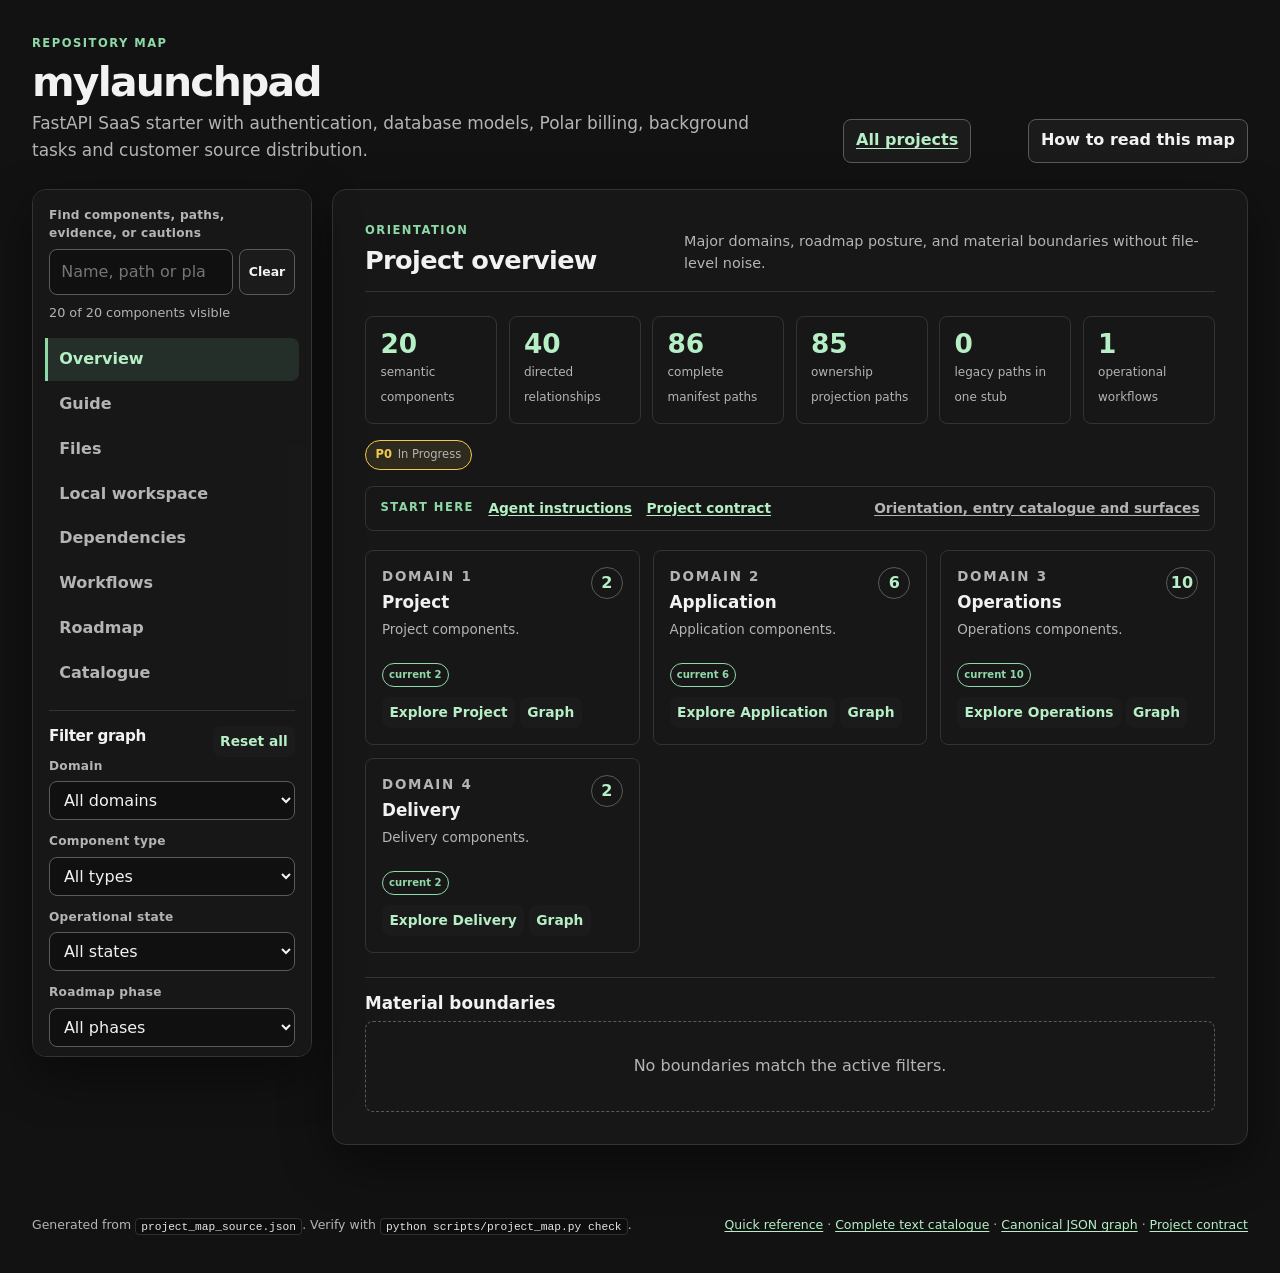
<file: docs/project_map/index.html>
<!doctype html>
<html lang="en-AU" class="no-js">
<head>
  <meta charset="utf-8">
  <meta name="viewport" content="width=device-width, initial-scale=1">
  <meta name="color-scheme" content="dark">
  <title>mylaunchpad project map</title>
  <style>:root {
  color-scheme: dark;
  --bg: #121212;
  --surface: #1b1b1b;
  --surface-raised: #262626;
  --surface-soft: #171717;
  --border: #333333;
  --border-strong: #5a5a5a;
  --text: #f2f2f2;
  --text-muted: #b4b4b4;
  --accent: #8fd9a8;
  --accent-strong: #b6efc6;
  --focus: #f2c94c;
  --current: #8fd9a8;
  --planned: #8ab4f8;
  --inferred: #c9a7f5;
  --proposed: #f2c94c;
  --legacy: #a8a8a8;
  --danger: #ff8a80;
  --warning: #f2c94c;
  --success: #8fd9a8;
  --shadow: 0 18px 50px rgb(0 0 0 / 45%);
  --radius: 14px;
  --radius-small: 8px;
  --content-width: 1680px;
  --rail-width: 280px;
  font-family: Inter, ui-sans-serif, system-ui, -apple-system, BlinkMacSystemFont,
    "Segoe UI", sans-serif;
  font-synthesis: none;
}

* {
  box-sizing: border-box;
}

html {
  background: var(--bg);
  scroll-behavior: smooth;
}

body {
  min-width: 300px;
  margin: 0;
  color: var(--text);
  background: var(--bg);
  line-height: 1.55;
}

a {
  color: var(--accent-strong);
  text-underline-offset: 0.18em;
}

a:hover {
  text-decoration-thickness: 0.16em;
}

button,
input,
select {
  color: inherit;
  font: inherit;
}

button,
select,
summary {
  cursor: pointer;
}

button:focus-visible,
input:focus-visible,
select:focus-visible,
a:focus-visible,
summary:focus-visible {
  outline: 3px solid var(--focus);
  outline-offset: 3px;
}

h1,
h2,
h3,
h4,
p {
  margin-top: 0;
}

h1,
h2,
h3,
h4 {
  line-height: 1.18;
}

h1 {
  margin-bottom: 0.25rem;
  font-size: clamp(2rem, 3.2vw, 3.6rem);
  letter-spacing: -0.045em;
}

h2 {
  margin-bottom: 0.5rem;
  font-size: clamp(1.35rem, 2vw, 2rem);
  letter-spacing: -0.025em;
}

h3 {
  margin-bottom: 0.45rem;
  font-size: 1.05rem;
}

h4 {
  margin-bottom: 0.3rem;
  font-size: 0.95rem;
}

code,
kbd {
  padding: 0.12rem 0.32rem;
  border: 1px solid rgb(255 255 255 / 14%);
  border-radius: 4px;
  background: #0d0d0d;
  color: #e6e6e6;
  font-family: "Cascadia Code", Consolas, monospace;
  font-size: 0.9em;
  overflow-wrap: anywhere;
}

.skip-link {
  position: fixed;
  z-index: 100;
  top: 0.75rem;
  left: 0.75rem;
  padding: 0.65rem 0.85rem;
  border-radius: var(--radius-small);
  background: var(--focus);
  color: #1a1300;
  font-weight: 800;
  transform: translateY(-180%);
}

.skip-link:focus {
  transform: translateY(0);
}

.site-header {
  display: flex;
  max-width: var(--content-width);
  margin: 0 auto;
  padding: 2.2rem 2rem 1.6rem;
  align-items: flex-end;
  justify-content: space-between;
  gap: 2rem;
}

.brand-block {
  max-width: 850px;
}

.brand-block > p:last-child {
  max-width: 70ch;
  margin-bottom: 0;
  color: var(--text-muted);
  font-size: 1.06rem;
}

.eyebrow {
  margin-bottom: 0.32rem;
  color: var(--accent);
  font-size: 0.72rem;
  font-weight: 800;
  letter-spacing: 0.13em;
  text-transform: uppercase;
}

.header-actions,
.section-heading-row,
.detail-header,
.view-heading,
.search-row,
.dependency-toolbar,
.graph-key {
  display: flex;
  align-items: center;
}

.header-actions {
  flex-wrap: wrap;
  justify-content: flex-end;
  gap: 0.6rem;
}

#filter-toggle {
  display: none;
}

.secondary-button,
.icon-button,
.text-button {
  border: 1px solid var(--border-strong);
  border-radius: var(--radius-small);
  background: var(--surface);
}

.secondary-button,
.icon-button {
  padding: 0.55rem 0.75rem;
  font-weight: 700;
}

.secondary-button:hover,
.icon-button:hover {
  border-color: var(--accent);
  background: var(--surface-raised);
}

.text-button {
  padding: 0.25rem 0.4rem;
  border-color: transparent;
  color: var(--accent-strong);
  font-size: 0.86rem;
  font-weight: 700;
}

.text-button:hover {
  border-color: var(--border);
}

.count-badge {
  display: inline-grid;
  min-width: 1.5rem;
  height: 1.5rem;
  margin-left: 0.3rem;
  border-radius: 999px;
  place-items: center;
  background: var(--accent);
  color: #10231a;
  font-size: 0.75rem;
}

.system-message {
  max-width: calc(var(--content-width) - 4rem);
  margin: 0 auto 1rem;
  padding: 0.8rem 1rem;
  border: 2px solid;
  border-radius: var(--radius-small);
}

.system-message--warning {
  border-color: var(--warning);
  background: rgb(242 201 76 / 10%);
}

.system-message--error {
  border-color: var(--danger);
  background: rgb(255 138 128 / 10%);
}

.app-shell {
  display: grid;
  grid-template-columns: var(--rail-width) minmax(0, 1fr);
  max-width: var(--content-width);
  min-height: 66vh;
  margin: 0 auto;
  padding: 0 2rem 3rem;
  gap: 1.25rem;
}

.app-shell.detail-open {
  grid-template-columns: var(--rail-width) minmax(0, 1fr) minmax(300px, 400px);
}

.control-rail,
.detail-panel {
  position: sticky;
  top: 1rem;
  align-self: start;
  max-height: calc(100vh - 2rem);
  overflow: auto;
  border: 1px solid var(--border);
  border-radius: var(--radius);
  background: rgb(24 24 24 / 96%);
  box-shadow: var(--shadow);
}

.control-rail {
  padding: 1rem;
}

.control-rail h2,
.legend h2 {
  font-size: 0.95rem;
}

.search-block label,
.filter-panel label,
.path-lookup label {
  display: block;
  margin-bottom: 0.35rem;
  color: var(--text-muted);
  font-size: 0.76rem;
  font-weight: 800;
  letter-spacing: 0.02em;
}

.search-row {
  align-items: stretch;
  gap: 0.35rem;
}

input,
select {
  width: 100%;
  border: 1px solid var(--border-strong);
  border-radius: var(--radius-small);
  background: #101010;
}

input {
  min-width: 0;
  padding: 0.62rem 0.7rem;
}

select {
  margin-bottom: 0.75rem;
  padding: 0.5rem 0.62rem;
}

.search-row .icon-button {
  padding: 0.45rem 0.55rem;
  font-size: 0.78rem;
}

.compact-status {
  min-height: 1.45em;
  margin: 0.45rem 0 0;
  color: var(--text-muted);
  font-size: 0.8rem;
}

.view-nav {
  display: grid;
  margin: 1rem -0.25rem;
  gap: 0.15rem;
}

.view-nav a {
  padding: 0.55rem 0.7rem;
  border-left: 3px solid transparent;
  border-radius: 0 var(--radius-small) var(--radius-small) 0;
  color: var(--text-muted);
  font-weight: 700;
  text-decoration: none;
}

.view-nav a:hover {
  background: var(--surface-raised);
  color: var(--text);
}

.view-nav a[aria-current="page"] {
  border-left-color: var(--accent);
  background: rgb(143 217 168 / 12%);
  color: var(--accent-strong);
}

.filter-panel,
.legend {
  padding-top: 0.9rem;
  border-top: 1px solid var(--border);
}

.section-heading-row {
  justify-content: space-between;
  gap: 0.6rem;
}

.legend {
  margin-top: 0.4rem;
}

.legend ul {
  display: grid;
  margin: 0;
  padding: 0;
  gap: 0.55rem;
  list-style: none;
}

.legend li {
  display: grid;
  grid-template-columns: 1.65rem 4.1rem minmax(0, 1fr);
  align-items: center;
  color: var(--text-muted);
  font-size: 0.72rem;
  line-height: 1.3;
}

.legend li strong {
  color: var(--text);
  font-size: 0.75rem;
}

.legend > p {
  margin: 0.8rem 0 0;
  color: var(--text-muted);
  font-size: 0.72rem;
}

.legend-mark,
.class-badge {
  display: inline-grid;
  place-items: center;
  border: 2px solid currentcolor;
  font-weight: 900;
}

.legend-mark {
  width: 1.35rem;
  height: 1.35rem;
  border-radius: 50%;
  font-size: 0.68rem;
}

.class-badge {
  min-width: 5.4rem;
  padding: 0.2rem 0.48rem;
  border-radius: 999px;
  font-size: 0.68rem;
  letter-spacing: 0.04em;
  text-transform: uppercase;
}

.class-current {
  color: var(--current);
}

.class-planned {
  color: var(--planned);
}

.class-inferred {
  color: var(--inferred);
}

.class-proposed {
  color: var(--proposed);
}

.class-legacy {
  color: var(--legacy);
}

main {
  min-width: 0;
}

.map-view,
.help-panel,
.static-fallback {
  border: 1px solid var(--border);
  border-radius: var(--radius);
  background: rgb(24 24 24 / 92%);
  box-shadow: var(--shadow);
}

.map-view {
  min-height: 62vh;
  padding: clamp(1rem, 2.5vw, 2rem);
}

.help-panel {
  display: grid;
  grid-template-columns: 1fr auto;
  margin-bottom: 1rem;
  padding: 1rem 1.2rem;
  border-color: var(--accent);
}

.help-panel > p {
  grid-column: 1 / -1;
  margin: 0.45rem 0 0;
  color: var(--text-muted);
}

.view-heading {
  align-items: end;
  justify-content: space-between;
  margin-bottom: 1.5rem;
  padding-bottom: 1rem;
  border-bottom: 1px solid var(--border);
  gap: 2rem;
}

.view-heading h2 {
  margin-bottom: 0;
}

.view-heading > p {
  max-width: 58ch;
  margin-bottom: 0;
  color: var(--text-muted);
  font-size: 0.9rem;
}

.metrics-grid {
  display: grid;
  grid-template-columns: repeat(6, minmax(110px, 1fr));
  margin-bottom: 1rem;
  gap: 0.7rem;
}

.metric-card {
  padding: 0.9rem;
  border: 1px solid var(--border);
  border-radius: var(--radius-small);
  background: var(--surface-soft);
}

.metric-card strong {
  display: block;
  margin-bottom: 0.1rem;
  color: var(--accent-strong);
  font-size: 1.65rem;
  line-height: 1;
}

.metric-card span {
  color: var(--text-muted);
  font-size: 0.75rem;
}

.phase-strip {
  margin-bottom: 1rem;
}

.phase-chips {
  display: flex;
  flex-wrap: wrap;
  gap: 0.4rem;
}

.phase-chip {
  display: inline-flex;
  padding: 0.3rem 0.6rem;
  align-items: baseline;
  border: 1px solid var(--border-strong);
  border-radius: 999px;
  background: var(--surface-soft);
  color: var(--text-muted);
  font-size: 0.72rem;
  gap: 0.35rem;
  text-decoration: none;
}

.phase-chip strong {
  color: var(--text);
}

.phase-chip[data-status="complete"] {
  border-color: var(--current);
}

.phase-chip[data-status="complete"] strong {
  color: var(--current);
}

.phase-chip[data-status="in_progress"] {
  border-color: var(--proposed);
  background: rgb(242 201 76 / 10%);
}

.phase-chip[data-status="in_progress"] strong {
  color: var(--proposed);
}

.phase-chip[data-status="planned"] {
  border-style: dashed;
}

.phase-chip:hover {
  background: var(--surface-raised);
  color: var(--text);
}

.start-strip {
  margin-bottom: 1.2rem;
}

.start-links {
  display: flex;
  padding: 0.7rem 0.9rem;
  flex-wrap: wrap;
  align-items: center;
  border: 1px solid var(--border);
  border-radius: var(--radius-small);
  background: var(--surface-soft);
  gap: 0.5rem 0.9rem;
}

.start-links .eyebrow {
  margin: 0;
}

.start-link {
  font-size: 0.86rem;
  font-weight: 700;
}

.start-link--more {
  margin-left: auto;
  color: var(--text-muted);
  font-weight: 600;
}

.domain-grid,
.compact-card-grid,
.catalogue-grid {
  display: grid;
  gap: 0.8rem;
}

.domain-grid {
  grid-template-columns: repeat(auto-fit, minmax(250px, 1fr));
}

.compact-card-grid {
  grid-template-columns: repeat(auto-fit, minmax(220px, 1fr));
}

.domain-card,
.component-card,
.boundary-card,
.workflow-card,
.phase-card,
.catalogue-card,
.lookup-card {
  position: relative;
  border: 1px solid var(--border);
  border-radius: var(--radius-small);
  background: var(--surface-soft);
}

.domain-card {
  display: flex;
  min-height: 195px;
  padding: 1rem;
  flex-direction: column;
}

.domain-card:hover,
.component-card:hover,
.phase-card:hover,
.catalogue-card:hover {
  border-color: var(--border-strong);
  background: var(--surface-raised);
}

.domain-card__topline,
.component-card__topline,
.phase-card__topline,
.catalogue-card__heading {
  display: flex;
  align-items: flex-start;
  justify-content: space-between;
  gap: 0.6rem;
}

.domain-card p,
.component-card p,
.boundary-card p,
.phase-card p,
.catalogue-card p {
  color: var(--text-muted);
  font-size: 0.84rem;
}

.domain-card__count {
  display: inline-grid;
  min-width: 2rem;
  height: 2rem;
  place-items: center;
  border: 1px solid var(--border-strong);
  border-radius: 50%;
  color: var(--accent-strong);
  font-weight: 800;
}

.domain-card__classes {
  display: flex;
  margin-top: auto;
  flex-wrap: wrap;
  gap: 0.3rem;
}

.domain-card__actions {
  display: flex;
  margin-top: 0.65rem;
  flex-wrap: wrap;
  gap: 0.3rem;
}

.mini-class {
  padding: 0.18rem 0.38rem;
  border: 1px solid currentcolor;
  border-radius: 999px;
  font-size: 0.63rem;
  font-weight: 800;
}

.boundary-strip {
  margin-top: 1.5rem;
  padding-top: 1rem;
  border-top: 1px solid var(--border);
}

.boundary-card {
  padding: 0.85rem;
}

.boundary-card p:last-child {
  margin-bottom: 0;
}

.boundary-card button,
.repository-item button,
.component-card button,
.phase-component button,
.work-front__heading button,
.caution-list > li > button {
  padding: 0;
  border: 0;
  background: transparent;
  color: var(--text);
  font-weight: 800;
  text-align: left;
}

.boundary-card button:hover,
.component-card button:hover,
.phase-component button:hover,
.work-front__heading button:hover,
.caution-list > li > button:hover {
  color: var(--accent-strong);
  text-decoration: underline;
  text-underline-offset: 0.18em;
}

.is-clickable {
  cursor: pointer;
}

.is-clickable:hover {
  border-color: var(--accent);
}

.is-clickable:focus-within {
  outline: 2px solid var(--focus);
  outline-offset: 2px;
}

.workflow-list,
.guide-content {
  grid-template-columns: minmax(0, 1fr);
}

.workflow-list > *,
.guide-content > *,
.catalogue-cards > * {
  min-width: 0;
}

.owner-button {
  min-width: 0;
  max-width: 100%;
  padding: 0.12rem 0.5rem;
  border: 1px solid currentcolor;
  border-radius: 999px;
  background: transparent;
  font-size: 0.7rem;
  font-weight: 750;
  white-space: normal;
  overflow-wrap: anywhere;
}

.owner-button:hover {
  background: var(--surface-raised);
}

.repo-link {
  font-family: "Cascadia Code", Consolas, monospace;
  font-size: 0.8rem;
  overflow-wrap: anywhere;
}

.match-note {
  margin: 0.2rem 0 0.5rem;
  color: var(--accent);
  font-size: 0.72rem;
  font-weight: 700;
}

.guide-content {
  display: grid;
  gap: 1.4rem;
}

.guide-section h3 {
  font-size: 1.15rem;
}

.guide-section__lead {
  max-width: 78ch;
  color: var(--text-muted);
  font-size: 0.88rem;
}

.entry-list {
  display: grid;
  margin: 0;
  padding-left: 1.4rem;
  gap: 0.7rem;
}

.entry-list li {
  padding-left: 0.3rem;
}

.entry-list p {
  margin: 0.15rem 0 0;
  color: var(--text-muted);
  font-size: 0.84rem;
}

.entry-list__heading {
  display: flex;
  flex-wrap: wrap;
  align-items: center;
  gap: 0.5rem;
}

.entry-link {
  font-size: 1rem;
  font-weight: 800;
}

.work-front {
  display: grid;
  margin: 0;
  padding: 0;
  gap: 0.6rem;
  list-style: none;
}

.work-front__item {
  padding: 0.75rem 0.9rem;
  border: 1px solid var(--border);
  border-left: 4px solid currentcolor;
  border-radius: var(--radius-small);
  background: var(--surface-soft);
}

.work-front__item[data-classification="proposed"],
.work-front__item[data-classification="planned"] {
  border-top-style: dashed;
  border-right-style: dashed;
  border-bottom-style: dashed;
}

.work-front__item > p {
  margin: 0.35rem 0 0.4rem;
  color: var(--text-muted);
  font-size: 0.84rem;
}

.work-front__heading {
  display: flex;
  flex-wrap: wrap;
  align-items: center;
  gap: 0.5rem;
}

.status-chip--blocked,
.status-chip--owner_gated {
  border-color: var(--danger);
  color: var(--danger);
}

.status-chip--in_progress {
  border-color: var(--proposed);
  color: var(--proposed);
}

.path-list {
  display: grid;
  grid-template-columns: minmax(0, 1fr);
  margin: 0.4rem 0 0;
  padding: 0;
  gap: 0.3rem;
  list-style: none;
}

.path-row {
  display: flex;
  flex-wrap: wrap;
  align-items: center;
  justify-content: space-between;
  gap: 0.4rem;
}

.path-more {
  margin-top: 0.5rem;
}

.path-more summary,
.owned-group summary,
.workflow-evidence summary,
.tree-dir summary {
  color: var(--accent-strong);
  font-size: 0.8rem;
  font-weight: 700;
}

.catalogue-cards {
  display: grid;
  grid-template-columns: repeat(auto-fit, minmax(300px, 1fr));
  gap: 0.8rem;
}

.catalogue-card {
  display: flex;
  padding: 0.9rem;
  flex-direction: column;
}

.catalogue-card__pattern {
  width: max-content;
  max-width: 100%;
  margin-bottom: 0.3rem;
}

.artefact-table td:first-child {
  min-width: 14rem;
}

.caution-list {
  display: grid;
  margin: 0;
  padding: 0;
  gap: 0.6rem;
  list-style: none;
}

.caution-list > li {
  padding: 0.6rem 0.8rem;
  border: 1px solid var(--border);
  border-left: 4px solid var(--warning);
  border-radius: var(--radius-small);
  background: var(--surface-soft);
}

.caution-list ul {
  margin: 0.3rem 0 0;
  padding-left: 1.1rem;
  color: var(--text-muted);
  font-size: 0.84rem;
}

.path-lookup {
  max-width: 720px;
  margin-bottom: 0.8rem;
}

.path-lookup-result {
  margin-bottom: 1rem;
}

.lookup-card {
  padding: 0.85rem 1rem;
}

.lookup-card .eyebrow {
  display: block;
  margin-bottom: 0.5rem;
}

.lookup-card__row,
.lookup-card__owners,
.lookup-owner {
  display: flex;
  flex-wrap: wrap;
  align-items: center;
  gap: 0.5rem;
}

.lookup-card__owners {
  margin-bottom: 0.4rem;
}

.file-tree > .compact-status {
  margin: 0 0 0.6rem;
}

.tree-list {
  margin: 0;
  padding: 0;
  list-style: none;
}

.tree-list .tree-list {
  margin-left: 1rem;
  padding-left: 0.85rem;
  border-left: 1px solid var(--border);
}

.tree-dir,
.tree-file {
  margin: 0.15rem 0;
}

.tree-dir summary,
.tree-stub,
.tree-file {
  display: flex;
  min-height: 1.9rem;
  padding: 0.2rem 0.45rem;
  flex-wrap: wrap;
  align-items: center;
  border-radius: 6px;
  gap: 0.6rem;
}

.tree-dir summary:hover,
.tree-file:hover {
  background: var(--surface-raised);
}

.tree-dir summary .tree-name {
  color: var(--text);
  font-family: "Cascadia Code", Consolas, monospace;
  font-size: 0.84rem;
  font-weight: 700;
}

.tree-file .tree-name {
  margin-left: 1.1rem;
  font-weight: 500;
}

.tree-count {
  color: var(--text-muted);
  font-size: 0.72rem;
}

.tree-owners {
  margin-left: auto;
}

.tree-file .owner-button {
  margin-left: auto;
}

.tree-dir--stub {
  margin-top: 0.4rem;
  padding-top: 0.4rem;
  border-top: 1px dashed var(--border);
}

.dependency-graph {
  min-height: 420px;
  overflow: auto;
  border: 1px solid var(--border);
  border-radius: var(--radius-small);
  background:
    linear-gradient(rgb(255 255 255 / 5%) 1px, transparent 1px),
    linear-gradient(90deg, rgb(255 255 255 / 5%) 1px, transparent 1px),
    #101010;
  background-size: 28px 28px;
}

.dependency-graph svg {
  display: block;
  height: auto;
}

.dependency-graph.is-draggable {
  cursor: grab;
}

.dependency-graph.is-dragging {
  cursor: grabbing;
  user-select: none;
}

.graph-arrow {
  fill: #8c8c8c;
}

.graph-arrow--sequence {
  fill: var(--accent);
}

.graph-edge {
  fill: none;
  stroke: #8c8c8c;
  stroke-width: 1.5;
  vector-effect: non-scaling-stroke;
}

.graph-edge--planned,
.graph-edge--inferred,
.graph-edge--proposed {
  stroke-dasharray: 6 5;
}

.graph-edge--back {
  stroke: #a893b8;
  stroke-dasharray: 3 4;
}

.graph-edge--domain {
  stroke: #7a7a7a;
  opacity: 0.85;
}

.graph-edge--sequence {
  stroke: var(--accent);
  stroke-width: 2.5;
}

.graph-edge-label {
  fill: #d0d0d0;
  font-size: 10px;
  paint-order: stroke;
  stroke: #101010;
  stroke-width: 4px;
  stroke-linejoin: round;
}

.graph-node rect {
  fill: #1e1e1e;
  stroke: currentcolor;
  stroke-width: 2;
}

.graph-node[data-classification="planned"] rect,
.graph-node[data-classification="inferred"] rect,
.graph-node[data-classification="proposed"] rect {
  stroke-dasharray: 6 4;
}

.graph-node:hover rect,
.graph-node:focus rect {
  fill: #2c2c2c;
  stroke-width: 3;
}

.graph-node.is-selected rect {
  fill: #2a3a2f;
  stroke: var(--focus);
  stroke-width: 3.5;
}

.graph-domain {
  color: var(--accent);
}

.graph-domain rect {
  fill: #1f2a23;
}

.graph-node text {
  fill: var(--text);
  font-family: Inter, ui-sans-serif, system-ui, sans-serif;
  font-size: 12px;
  font-weight: 750;
  pointer-events: none;
}

.graph-node .graph-node-class {
  fill: #b0b0b0;
  font-size: 9px;
  font-weight: 650;
  letter-spacing: 0.04em;
  text-transform: uppercase;
}

.dependency-toolbar {
  margin-bottom: 0.55rem;
  flex-wrap: wrap;
  gap: 0.4rem;
}

.dependency-toolbar label {
  color: var(--text-muted);
  font-size: 0.75rem;
  font-weight: 800;
}

.dependency-toolbar select {
  width: auto;
  margin: 0;
}

.dependency-toolbar .icon-button {
  padding: 0.42rem 0.55rem;
  font-size: 0.75rem;
}

.dependency-toolbar > .compact-status {
  min-width: 3.5rem;
  align-self: center;
  text-align: center;
}

.graph-key {
  width: max-content;
  margin-left: auto;
  gap: 0.5rem;
  color: var(--text-muted);
  font-size: 0.75rem;
  font-weight: 700;
}

.relationship-table-wrap {
  margin-top: 1rem;
  overflow: auto;
}

.relationship-table {
  width: 100%;
  border-collapse: collapse;
  font-size: 0.78rem;
}

.relationship-table caption {
  padding: 0.4rem 0;
  color: var(--text-muted);
  font-size: 0.75rem;
  text-align: left;
}

.relationship-table th,
.relationship-table td {
  padding: 0.55rem;
  border-bottom: 1px solid var(--border);
  text-align: left;
  vertical-align: top;
}

.relationship-table th {
  color: var(--text-muted);
  font-size: 0.7rem;
  letter-spacing: 0.05em;
  text-transform: uppercase;
}

.relationship-table button {
  padding: 0;
  border: 0;
  background: transparent;
  color: var(--accent-strong);
  text-align: left;
}

.workflow-list {
  display: grid;
  gap: 1rem;
}

.workflow-card {
  padding: 1rem;
}

.workflow-card__heading {
  display: flex;
  align-items: flex-start;
  justify-content: space-between;
  gap: 1rem;
}

.workflow-card__heading p {
  max-width: 68ch;
  margin-bottom: 0;
  color: var(--text-muted);
  font-size: 0.85rem;
}

.workflow-card__actions {
  display: flex;
  flex-wrap: wrap;
  align-items: center;
  justify-content: flex-end;
  gap: 0.4rem;
}

.workflow-steps {
  display: flex;
  margin: 1rem 0 0;
  padding: 0;
  overflow-x: auto;
  align-items: stretch;
  gap: 1.2rem;
  list-style: none;
}

.workflow-step {
  position: relative;
  display: flex;
  min-width: 160px;
  max-width: 230px;
  padding: 0.75rem;
  flex: 1 0 160px;
  flex-direction: column;
  border: 1px solid var(--border);
  border-top: 4px solid currentcolor;
  border-radius: var(--radius-small);
  background: #151515;
}

.workflow-step--dimmed {
  opacity: 0.45;
}

.workflow-step:not(:last-child)::after {
  position: absolute;
  top: 50%;
  right: -1.05rem;
  content: "\2192";
  color: var(--border-strong);
  font-size: 1.2rem;
}

.workflow-step span {
  margin-bottom: 0.35rem;
  color: var(--text-muted);
  font-size: 0.68rem;
  font-weight: 800;
  letter-spacing: 0.04em;
  text-transform: uppercase;
}

.workflow-step button {
  padding: 0;
  border: 0;
  background: transparent;
  color: var(--text);
  font-weight: 800;
  text-align: left;
}

.workflow-step button:hover {
  color: var(--accent-strong);
  text-decoration: underline;
}

.workflow-evidence {
  margin-top: 0.8rem;
}

.roadmap-timeline {
  position: relative;
  display: grid;
  margin: 0;
  padding: 0 0 0 2rem;
  gap: 1rem;
  list-style: none;
}

.roadmap-timeline::before {
  position: absolute;
  top: 0.8rem;
  bottom: 0.8rem;
  left: 0.68rem;
  width: 3px;
  content: "";
  background: linear-gradient(var(--current), var(--planned));
}

.roadmap-phase {
  position: relative;
}

.roadmap-phase::before {
  position: absolute;
  top: 1.1rem;
  left: -1.78rem;
  width: 0.75rem;
  height: 0.75rem;
  border: 3px solid var(--bg);
  border-radius: 50%;
  background: var(--planned);
  box-shadow: 0 0 0 2px var(--planned);
  content: "";
}

.roadmap-phase[data-status="complete"]::before {
  background: var(--current);
  box-shadow: 0 0 0 2px var(--current);
}

.roadmap-phase[data-status="in_progress"]::before {
  background: var(--proposed);
  box-shadow: 0 0 0 2px var(--proposed);
}

.phase-card {
  padding: 1rem;
}

.phase-card__status {
  padding: 0.2rem 0.5rem;
  border: 1px solid currentcolor;
  border-radius: 999px;
  color: var(--text-muted);
  font-size: 0.68rem;
  font-weight: 800;
  letter-spacing: 0.05em;
  text-transform: uppercase;
}

.phase-card__status[data-status="complete"] {
  color: var(--current);
}

.phase-card__status[data-status="in_progress"] {
  color: var(--proposed);
}

.phase-card__components {
  display: grid;
  grid-template-columns: repeat(auto-fit, minmax(210px, 1fr));
  margin-top: 0.8rem;
  gap: 0.45rem;
}

.phase-component {
  display: flex;
  padding: 0.55rem 0.65rem;
  align-items: center;
  justify-content: space-between;
  border: 1px solid var(--border);
  border-left: 4px solid currentcolor;
  border-radius: var(--radius-small);
  background: #151515;
  gap: 0.5rem;
}

.phase-component[data-classification="planned"],
.phase-component[data-classification="proposed"] {
  border-top-style: dashed;
  border-right-style: dashed;
  border-bottom-style: dashed;
}

.catalogue-grid {
  grid-template-columns: repeat(auto-fit, minmax(270px, 1fr));
}

.component-card {
  display: flex;
  min-height: 220px;
  padding: 0.9rem;
  flex-direction: column;
  border-top: 4px solid currentcolor;
}

.component-card[data-classification="planned"],
.component-card[data-classification="inferred"],
.component-card[data-classification="proposed"] {
  border-right-style: dashed;
  border-bottom-style: dashed;
  border-left-style: dashed;
}

.component-card.is-selected {
  border-color: var(--focus);
  box-shadow: 0 0 0 2px rgb(242 201 76 / 30%);
}

.component-card__meta {
  display: flex;
  margin-top: auto;
  padding-top: 0.55rem;
  flex-wrap: wrap;
  border-top: 1px solid var(--border);
  gap: 0.3rem 0.65rem;
  color: var(--text-muted);
  font-size: 0.69rem;
}

.empty-state {
  padding: 2rem;
  border: 1px dashed var(--border-strong);
  border-radius: var(--radius-small);
  color: var(--text-muted);
  text-align: center;
}

.detail-panel {
  padding: 1rem;
}

.detail-header {
  justify-content: space-between;
  padding-bottom: 0.8rem;
  border-bottom: 1px solid var(--border);
  gap: 1rem;
}

.detail-header h2 {
  margin-bottom: 0;
  font-size: 1.2rem;
}

.detail-identifier {
  display: inline-block;
  margin-top: 0.4rem;
}

.detail-actions {
  display: flex;
  margin-top: 0.8rem;
  flex-wrap: wrap;
  gap: 0.4rem;
}

.detail-actions .icon-button {
  padding: 0.38rem 0.6rem;
  font-size: 0.76rem;
}

.detail-section {
  margin-top: 1rem;
  padding-top: 0.9rem;
  border-top: 1px solid var(--border);
}

.detail-section h3 {
  margin-bottom: 0.55rem;
  color: var(--text-muted);
  font-size: 0.75rem;
  letter-spacing: 0.07em;
  text-transform: uppercase;
}

.detail-purpose {
  margin-top: 0.8rem;
  color: var(--text-muted);
}

.detail-badges {
  display: flex;
  margin-top: 0.7rem;
  flex-wrap: wrap;
  gap: 0.35rem;
}

.status-chip {
  padding: 0.2rem 0.45rem;
  border: 1px solid var(--border-strong);
  border-radius: 999px;
  color: var(--text-muted);
  font-size: 0.67rem;
  font-weight: 750;
}

.detail-list,
.evidence-list,
.relationship-list {
  display: grid;
  margin: 0;
  padding-left: 1.1rem;
  gap: 0.45rem;
  color: var(--text-muted);
  font-size: 0.8rem;
}

.evidence-list li {
  overflow-wrap: anywhere;
}

.evidence-list code {
  display: inline-block;
  margin-left: 0.3rem;
}

.evidence-claim {
  display: block;
  margin-top: 0.16rem;
}

.owned-group {
  margin-top: 0.3rem;
}

.owned-group .detail-list {
  margin-top: 0.3rem;
}

.relationship-list button {
  padding: 0;
  border: 0;
  background: transparent;
  color: var(--accent-strong);
  text-align: left;
}

.permalink {
  display: inline-block;
  margin-top: 0.7rem;
  font-size: 0.78rem;
}

.static-fallback {
  margin-top: 1rem;
  padding: 1rem;
}

.static-entry-points {
  padding-left: 1.4rem;
  color: var(--text-muted);
  font-size: 0.9rem;
}

.js .static-fallback {
  display: none;
}

.no-js .map-view,
.no-js .control-rail,
.no-js .detail-panel,
.no-js .header-actions {
  display: none;
}

.no-js .app-shell {
  display: block;
}

.no-js .static-fallback {
  display: block;
}

footer {
  display: flex;
  max-width: var(--content-width);
  margin: 0 auto;
  padding: 1.4rem 2rem 2.4rem;
  justify-content: space-between;
  gap: 1rem;
  color: var(--text-muted);
  font-size: 0.78rem;
}

footer p {
  margin-bottom: 0;
}

[hidden] {
  display: none !important;
}

@media (max-width: 1180px) {
  .app-shell.detail-open {
    grid-template-columns: var(--rail-width) minmax(0, 1fr);
  }

  .detail-panel {
    position: fixed;
    z-index: 40;
    top: 1rem;
    right: 1rem;
    bottom: 1rem;
    width: min(420px, calc(100vw - 2rem));
    max-height: none;
  }

  .metrics-grid {
    grid-template-columns: repeat(3, minmax(110px, 1fr));
  }
}

@media (max-width: 820px) {
  .site-header,
  .view-heading,
  footer {
    align-items: stretch;
    flex-direction: column;
  }

  .header-actions {
    justify-content: flex-start;
  }

  #filter-toggle {
    display: inline-block;
  }

  .app-shell,
  .app-shell.detail-open {
    display: block;
    padding: 0 1rem 2rem;
  }

  .site-header {
    padding: 1.4rem 1rem 1rem;
  }

  .control-rail {
    position: static;
    max-height: none;
    margin-bottom: 1rem;
  }

  .view-nav {
    display: flex;
    margin: 1rem 0;
    overflow-x: auto;
    gap: 0.35rem;
  }

  .view-nav a {
    flex: 0 0 auto;
    border: 1px solid var(--border);
    border-left-width: 1px;
    border-radius: 999px;
  }

  .view-nav a[aria-current="page"] {
    border-color: var(--accent);
  }

  .filter-panel {
    display: none;
  }

  .filter-panel.is-open {
    display: block;
  }

  .view-heading {
    gap: 0.5rem;
  }

  .metrics-grid {
    grid-template-columns: repeat(2, minmax(110px, 1fr));
  }

  .start-link--more {
    margin-left: 0;
  }

  .tree-owners,
  .tree-file .owner-button {
    margin-left: 0;
  }

  footer {
    padding: 1rem 1rem 2rem;
  }
}

@media (max-width: 480px) {
  .map-view {
    padding: 0.85rem;
  }

  .metrics-grid,
  .domain-grid,
  .compact-card-grid,
  .catalogue-grid,
  .catalogue-cards {
    grid-template-columns: 1fr;
  }

  .legend li {
    grid-template-columns: 1.65rem 4rem 1fr;
  }
}

@media (prefers-reduced-motion: reduce) {
  *,
  *::before,
  *::after {
    scroll-behavior: auto !important;
    transition-duration: 0.01ms !important;
    animation-duration: 0.01ms !important;
    animation-iteration-count: 1 !important;
  }
}

@media print {
  :root {
    color-scheme: light;
    --bg: #fff;
    --surface: #fff;
    --surface-raised: #fff;
    --surface-soft: #fff;
    --text: #111;
    --text-muted: #333;
    --border: #777;
    --border-strong: #333;
  }

  body {
    background: #fff;
  }

  .control-rail,
  .header-actions,
  .detail-panel,
  .skip-link {
    display: none !important;
  }

  .app-shell,
  .app-shell.detail-open {
    display: block;
  }

  .map-view {
    display: block !important;
    min-height: 0;
    margin-bottom: 1rem;
    box-shadow: none;
    break-inside: avoid;
  }
}
.file-controls { display: flex; flex-wrap: wrap; align-items: center; gap: 0.75rem; margin-block: 1rem; }
.file-controls label { display: flex; align-items: center; gap: 0.4rem; }
.file-controls select { max-width: 24rem; }
.file-path-button { text-align: left; overflow-wrap: anywhere; }
.path-row { flex-wrap: wrap; }
.repository-folders { margin-block: 1rem; }
.file-actions { width: 100%; }
.lookup-card pre, .detail-section pre { white-space: pre-wrap; overflow-wrap: anywhere; }
</style>

</head>
<body>
  <a class="skip-link" href="#map-content">Skip to project map</a>
  <header class="site-header">
    <div class="brand-block">
      <p class="eyebrow">Repository map</p>
      <h1>mylaunchpad</h1>
      <p>FastAPI SaaS starter with authentication, database models, Polar billing, background tasks and customer source distribution.</p>
    </div>
    <a class="secondary-button" href="file:///C:/Drive/Brain/docs/knowledge/index.html">All projects</a>
    <div class="header-actions">
      <button id="filter-toggle" class="secondary-button" type="button" aria-expanded="false" aria-controls="filter-panel">
        Filters <span id="active-filter-count" class="count-badge">0</span>
      </button>
      <button id="help-toggle" class="secondary-button" type="button" aria-expanded="false" aria-controls="help-panel">
        How to read this map
      </button>
    </div>
  </header>

  <noscript>
    <div class="system-message system-message--warning">
      JavaScript is unavailable. The verified static summary remains below. The full graph is also available in <code>project_map.json</code> and <code>CATALOGUE.md</code>.
    </div>
  </noscript>
  <div id="app-error" class="system-message system-message--error" role="alert" hidden></div>

  <div class="app-shell">
    <aside class="control-rail" aria-label="Map controls">
      <form id="search-form" class="search-block" role="search">
        <label for="search-input">Find components, paths, evidence, or cautions</label>
        <div class="search-row">
          <input id="search-input" name="q" type="search" autocomplete="off" spellcheck="false" placeholder="Name, path or plan">
          <button type="button" id="clear-search" class="icon-button" aria-label="Clear search">Clear</button>
        </div>
        <p id="result-summary" class="compact-status" aria-live="polite"></p>
      </form>

      <nav class="view-nav" aria-label="Map views">
        <a href="#view=overview" data-view="overview">Overview</a>
        <a href="#view=guide" data-view="guide">Guide</a>
        <a href="#view=repository" data-view="repository">Files</a>
        <a href="#view=workspace" data-view="workspace">Local workspace</a>
        <a href="#view=dependencies" data-view="dependencies">Dependencies</a>
        <a href="#view=workflows" data-view="workflows">Workflows</a>
        <a href="#view=roadmap" data-view="roadmap">Roadmap</a>
        <a href="#view=catalogue" data-view="catalogue">Catalogue</a>
      </nav>

      <section id="filter-panel" class="filter-panel" aria-labelledby="filter-title">
        <div class="section-heading-row">
          <h2 id="filter-title">Filter graph</h2>
          <button id="reset-filters" type="button" class="text-button">Reset all</button>
        </div>
        <label for="filter-domain">Domain</label>
        <select id="filter-domain" data-filter="domain"><option value="">All domains</option></select>
        <label for="filter-type">Component type</label>
        <select id="filter-type" data-filter="type"><option value="">All types</option></select>
        <label for="filter-operation">Operational state</label>
        <select id="filter-operation" data-filter="operation"><option value="">All states</option></select>
        <label for="filter-phase">Roadmap phase</label>
        <select id="filter-phase" data-filter="phase"><option value="">All phases</option></select>
        <label for="filter-classification">Evidence class</label>
        <select id="filter-classification" data-filter="classification"><option value="">All classes</option></select>

        <section class="legend" aria-labelledby="legend-title">
          <h2 id="legend-title">Evidence class</h2>
          <ul>
            <li><span class="legend-mark class-current">C</span><strong>Current</strong> Repository or operational evidence</li>
            <li><span class="legend-mark class-planned">P</span><strong>Planned</strong> Explicit authoritative source</li>
            <li><span class="legend-mark class-inferred">I</span><strong>Inferred</strong> Multi-source implication</li>
            <li><span class="legend-mark class-proposed">?</span><strong>Proposed</strong> Unresolved decision</li>
            <li><span class="legend-mark class-legacy">L</span><strong>Legacy</strong> Retired archive stub</li>
          </ul>
          <p>Every card also names its class. Dashed borders mean future or unresolved content.</p>
        </section>
      </section>
    </aside>

    <main id="map-content" tabindex="-1">
      <section id="help-panel" class="help-panel" hidden aria-labelledby="help-title">
        <div>
          <p class="eyebrow">Reading guide</p>
          <h2 id="help-title">Coordinated map views</h2>
        </div>
        <button id="help-close" type="button" class="icon-button" aria-label="Close reading guide">Close</button>
        <p><strong>Classification is the fact boundary.</strong> Current, planned, inferred, proposed, and legacy are deliberately separate. Implementation, operation, and governance are independent lifecycle axes.</p>
        <p><a href="CATALOGUE.md">Complete text catalogue</a>. <strong>Guide</strong> is the reading order, the work front, the sibling sets and every operational surface resolved from the tracked inventory. <strong>Files</strong> answers which component owns a path. <strong>Dependencies</strong> shows domains until you narrow the graph, then components in layered order, then the focused neighbourhood of a selected component. Search and filters apply across every view; press <kbd>/</kbd> to search and <kbd>Esc</kbd> to close a panel.</p>
        <p><strong>Local workspace</strong> opens a separate metadata snapshot of this checkout, including ignored and untracked paths. It reads no file contents. For first use, run the refresh command in that view. The snapshot can be absent until you run it.</p>
        <p><strong>Ask the command line</strong> for what a page cannot hold: <code>python scripts/project_map.py q &lt;path, component, symbol or words&gt;</code> adds the tests, users, citations, issue records and clones of a file from a live index of the working tree, and <code>class &lt;path&gt;</code> lists every sibling to sweep before a fix is complete.</p>
      </section>

      <section id="view-overview" class="map-view" data-view-panel="overview" aria-labelledby="overview-title">
        <div class="view-heading">
          <div><p class="eyebrow">Orientation</p><h2 id="overview-title" tabindex="-1">Project overview</h2></div>
          <p>Major domains, roadmap posture, and material boundaries without file-level noise.</p>
        </div>
        <div id="overview-metrics" class="metrics-grid"></div>
        <div id="overview-phases" class="phase-strip" aria-label="Roadmap status"></div>
        <div id="overview-start" class="start-strip"></div>
        <div id="overview-domains" class="domain-grid"></div>
        <section class="boundary-strip" aria-labelledby="boundaries-title">
          <h3 id="boundaries-title">Material boundaries</h3>
          <div id="boundary-cards" class="compact-card-grid"></div>
        </section>
      </section>

      <section id="view-guide" class="map-view" data-view-panel="guide" aria-labelledby="guide-title" hidden>
        <div class="view-heading">
          <div><p class="eyebrow">Start here</p><h2 id="guide-title" tabindex="-1">Orientation, entry catalogue and operational surfaces</h2></div>
          <p>The knowledge tiers in reading order, every catalogue resolved from the tracked inventory, non-canonical artefacts, and the cautions register.</p>
        </div>
        <div id="guide-content" class="guide-content"></div>
      </section>

      <section id="view-repository" class="map-view" data-view-panel="repository" aria-labelledby="repository-title" hidden>
        <div class="view-heading">
          <div><p class="eyebrow">Ownership</p><h2 id="repository-title" tabindex="-1">Files and owners</h2></div>
          <p>Every project manifest path under its owning component. Search and filters narrow the paged inventory to matching components.</p>
        </div>
        <form id="path-lookup-form" class="path-lookup" role="search">
          <label for="path-lookup">Search files, folders, owners, roles or access</label>
          <div class="search-row">
            <input id="path-lookup" name="path" type="search" autocomplete="off" spellcheck="false" placeholder="Path, directory, owner, role or access policy">
            <button type="button" id="path-lookup-clear" class="icon-button" aria-label="Clear path lookup">Clear</button>
          </div>
        </form>
        <div id="path-lookup-result" class="path-lookup-result" aria-live="polite"></div>
        <div id="repository-tree" class="file-tree"></div>
      </section>

      <section id="view-workspace" class="map-view" data-view-panel="workspace" hidden aria-labelledby="workspace-title">
        <div class="view-heading">
          <h2 id="workspace-title" tabindex="-1">Local workspace</h2>
          <p>The Files view describes the built project inventory. A local snapshot observes this checkout, including ignored and untracked files, dependencies, links and VCS metadata. It does not read file contents.</p>
        </div>
        <p>For first use, run this command from the repository root. Run it again when you need a new observation.</p>
        <code class="detail-identifier">python -B scripts/project_map.py workspace --write</code>
        <p><a href="workspace.html">Open latest local snapshot</a>. The snapshot may not exist until you generate it. It describes the time and scope of that observation, not current presence or freshness.</p>
        <p>Workspace snapshots stay outside the committed project map.</p>
      </section>

      <section id="view-dependencies" class="map-view" data-view-panel="dependencies" aria-labelledby="dependencies-title" hidden>
        <div class="view-heading">
          <div><p class="eyebrow">Relationships</p><h2 id="dependencies-title" tabindex="-1">Dependencies and data flow</h2></div>
          <p id="dependency-scope-note">Domains until the graph is narrowed; select a component to focus its neighbourhood.</p>
        </div>
        <div class="dependency-toolbar" aria-label="Dependency graph controls">
          <label for="dependency-depth">Focus depth</label>
          <select id="dependency-depth">
            <option value="1">One hop</option>
            <option value="2">Two hops</option>
          </select>
          <button id="dependency-zoom-out" type="button" class="icon-button" aria-label="Zoom dependency graph out">Zoom out</button>
          <button id="dependency-zoom-fit" type="button" class="icon-button">Fit width</button>
          <button id="dependency-zoom-reset" type="button" class="icon-button">Actual size</button>
          <button id="dependency-zoom-in" type="button" class="icon-button" aria-label="Zoom dependency graph in">Zoom in</button>
          <span id="dependency-zoom-status" class="compact-status" aria-live="polite">100%</span>
          <button id="dependency-workflow-clear" type="button" class="text-button" hidden>Clear workflow</button>
          <div class="graph-key" aria-label="Relationship direction"><span>Source</span><span aria-hidden="true">&#8594;</span><span>Target</span></div>
        </div>
        <div id="dependency-graph" class="dependency-graph"></div>
        <div id="dependency-table" class="relationship-table-wrap"></div>
      </section>

      <section id="view-workflows" class="map-view" data-view-panel="workflows" aria-labelledby="workflows-title" hidden>
        <div class="view-heading">
          <div><p class="eyebrow">Control and data movement</p><h2 id="workflows-title" tabindex="-1">Operational workflows</h2></div>
          <p>Evidence-backed sequences for trading, validation, governance, CI, and deployment. Show any workflow in the dependency graph.</p>
        </div>
        <div id="workflow-list" class="workflow-list"></div>
      </section>

      <section id="view-roadmap" class="map-view" data-view-panel="roadmap" aria-labelledby="roadmap-title" hidden>
        <div class="view-heading">
          <div><p class="eyebrow">Evolution</p><h2 id="roadmap-title" tabindex="-1">Roadmap and decisions</h2></div>
          <p>Completed foundations, the active P5 programme, explicit future work, and unresolved owner choices.</p>
        </div>
        <ol id="roadmap-timeline" class="roadmap-timeline"></ol>
      </section>

      <section id="view-catalogue" class="map-view" data-view-panel="catalogue" aria-labelledby="catalogue-title" hidden>
        <div class="view-heading">
          <div><p class="eyebrow">Complete component index</p><h2 id="catalogue-title" tabindex="-1">Searchable catalogue</h2></div>
          <p>All semantic components. Tracked files remain discoverable from their owning component rather than competing at overview level.</p>
        </div>
        <div id="catalogue-grid" class="catalogue-grid"></div>
      </section>

      <section id="static-fallback" class="static-fallback" aria-labelledby="fallback-title">
        <h2 id="fallback-title">Verified static summary</h2>
        <p>This content remains usable if the interactive enhancement cannot start. From a checkout, <code>python scripts/project_map.py q &lt;path, component, symbol or words&gt;</code> answers any lookup in one call.</p>
        <h3>Orientation</h3>
        <ol class="static-entry-points"><li><a href="../../AGENTS.md">Agent instructions</a> <code>AGENTS.md</code>: Read project rules and map commands.</li>
<li><a href="../../README.md">Project contract</a> <code>README.md</code>: FastAPI SaaS starter with authentication, database models, Polar billing, background tasks and customer source distribution.</li></ol>
        <h3>Entry catalogue</h3>
        <ol class="static-entry-points"><li><a href="../../README.md">Project contract</a> <code>README.md</code>: FastAPI SaaS starter with authentication, database models, Polar billing, background tasks and customer source distribution.</li>
<li><a href="../../AGENTS.md">Agent instructions</a> <code>AGENTS.md</code>: Read project rules and map commands.</li>
<li><a href="../../scripts/project_map.py">Shared map launcher</a> <code>scripts/project_map.py</code>: Build, check and query repository navigation.</li></ol>
        <div class="domain-grid"><article><h3>Project</h3><p>Project components.</p><p><strong>Components:</strong> Project contract and configuration, Product guides and deployment documentation</p></article>
<article><h3>Application</h3><p>Application components.</p><p><strong>Components:</strong> Versioned API routes, Authentication and password security, Polar billing and webhook verification, Application startup and configuration, Request and response schemas and 1 more</p></article>
<article><h3>Operations</h3><p>Operations components.</p><p><strong>Components:</strong> CI workflows, Authored map and generated navigation, Vault-injected development startup, Automated verification, Tests for Versioned API routes, Polar billing and webhook verification, Application startup and configuration, Database and ORM models and 5 more</p></article>
<article><h3>Delivery</h3><p>Delivery components.</p><p><strong>Components:</strong> Customer release package, Application templates and static assets</p></article></div>
      </section>
    </main>

    <aside id="detail-panel" class="detail-panel" aria-labelledby="detail-title" hidden>
      <div class="detail-header">
        <div><p class="eyebrow">Component detail</p><h2 id="detail-title" tabindex="-1">Select a component</h2></div>
        <button id="detail-close" type="button" class="icon-button" aria-label="Close component detail">Close</button>
      </div>
      <div id="detail-content"></div>
    </aside>
  </div>

  <footer>
    <p>Generated from <code>project_map_source.json</code>. Verify with <code>python scripts/project_map.py check</code>.</p>
    <p><a href="INDEX.md">Quick reference</a> <span aria-hidden="true">&#183;</span> <a href="CATALOGUE.md">Complete text catalogue</a> <span aria-hidden="true">&#183;</span> <a href="project_map.json">Canonical JSON graph</a> <span aria-hidden="true">&#183;</span> <a href="../../README.md">Project contract</a></p>
  </footer>

  <script id="project-map-data" type="application/json">{"schema_version":1,"metadata":{"generated_by":"scripts/project_map.py","generation_command":"python scripts/project_map.py build","source_sha256":"6c5cc006d6357571009ee05b2cb8a86f2a27dc4b5594ad1d099d825e1be8615c","inventory_path_sha256":"38f9bf4b2a1a4e76b009b3173e528942987f479ddf089ea82b62fe92c4dbe113"},"project":{"id":"mylaunchpad","name":"mylaunchpad","tagline":"FastAPI SaaS starter with authentication, database models, Polar billing, background tasks and customer source distribution.","purpose":"FastAPI SaaS starter with authentication, database models, Polar billing, background tasks and customer source distribution.","source_of_truth":"docs/project_map/project_map_source.json and tracked repository files.","generation_command":"python scripts/project_map.py build","orientation":["AGENTS.md","README.md"]},"statistics":{"nodes":20,"relationships":40,"inventory_paths":85,"mapped_nonlegacy_paths":85,"legacy_paths":0,"by_classification":{"current":20},"by_domain":{"domain.application":6,"domain.delivery":2,"domain.operations":10,"domain.project":2},"by_type":{"component":20}},"entry_points":[{"path":"README.md","label":"Project contract","purpose":"FastAPI SaaS starter with authentication, database models, Polar billing, background tasks and customer source distribution."},{"path":"AGENTS.md","label":"Agent instructions","purpose":"Read project rules and map commands."},{"path":"scripts/project_map.py","label":"Shared map launcher","purpose":"Build, check and query repository navigation."}],"domains":[{"id":"domain.project","name":"Project","purpose":"Project components.","order":0},{"id":"domain.application","name":"Application","purpose":"Application components.","order":1},{"id":"domain.operations","name":"Operations","purpose":"Operations components.","order":2},{"id":"domain.delivery","name":"Delivery","purpose":"Delivery components.","order":3}],"phases":[{"id":"phase.maintenance","label":"P0","name":"Maintain the current project","status":"in_progress","order":0,"summary":"Maintain repository components and validate changes. This phase does not claim production approval.","evidence":[{"path":"README.md","locator":"# PyLaunchpad","claim":"Repository evidence for project contract and configuration."}]}],"nodes":[{"id":"app.api","name":"Versioned API routes","purpose":"Versioned API routes.","type":"component","domain":"domain.application","classification":"current","lifecycle":{"implementation":"implemented","operation":"conditional","governance":"not_applicable"},"paths":["pylaunchpad/api"],"evidence":[{"path":"CLAUDE.md","locator":"Versioned REST API endpoints.","claim":"Repository evidence for versioned api routes."}],"phases":[],"tags":[],"cautions":[],"plans":[],"prerequisites":[],"choices":[],"rationale":null,"confidence":null,"coverage":{"path_count":7,"access_counts":{"content":7},"role_counts":{"source":7},"tracking_counts":{"tracked":7},"provenance":"derived from inventory.manifest; no test execution claim"},"inventory_count":7,"incoming_relationships":["relation.6","relation.depends_on.app.bootstrap.app.api","relation.tests.quality.tests.app_api-app_billing-app_bootstrap-data_models.app.api","relation.tests.quality.tests.app_auth-data_models.app.api"],"outgoing_relationships":["relation.depends_on.app.api.app.auth","relation.depends_on.app.api.app.billing","relation.depends_on.app.api.app.bootstrap","relation.depends_on.app.api.app.schemas","relation.depends_on.app.api.data.models"]},{"id":"app.auth","name":"Authentication and password security","purpose":"Authentication and password security.","type":"component","domain":"domain.application","classification":"current","lifecycle":{"implementation":"implemented","operation":"conditional","governance":"not_applicable"},"paths":["pylaunchpad/auth"],"evidence":[{"path":"AGENTS.md","locator":"All password hashes use","claim":"Repository evidence for authentication and password security."}],"phases":[],"tags":[],"cautions":[],"plans":[],"prerequisites":[],"choices":[],"rationale":null,"confidence":null,"coverage":{"path_count":3,"access_counts":{"content":3},"role_counts":{"source":3},"tracking_counts":{"tracked":3},"provenance":"derived from inventory.manifest; no test execution claim"},"inventory_count":3,"incoming_relationships":["relation.7","relation.depends_on.app.api.app.auth","relation.depends_on.app.billing.app.auth","relation.tests.quality.tests.app_auth-data_models.app.auth","relation.tests.quality.tests.app_auth.app.auth"],"outgoing_relationships":["relation.depends_on.app.auth.app.bootstrap","relation.depends_on.app.auth.data.models"]},{"id":"app.billing","name":"Polar billing and webhook verification","purpose":"Polar billing and webhook verification.","type":"component","domain":"domain.application","classification":"current","lifecycle":{"implementation":"implemented","operation":"conditional","governance":"not_applicable"},"paths":["pylaunchpad/billing"],"evidence":[{"path":"AGENTS.md","locator":"Polar.sh webhooks verify Standard Webhooks","claim":"Repository evidence for polar billing and webhook verification."}],"phases":[],"tags":[],"cautions":[],"plans":[],"prerequisites":[],"choices":[],"rationale":null,"confidence":null,"coverage":{"path_count":3,"access_counts":{"content":3},"role_counts":{"source":3},"tracking_counts":{"tracked":3},"provenance":"derived from inventory.manifest; no test execution claim"},"inventory_count":3,"incoming_relationships":["relation.10","relation.depends_on.app.api.app.billing","relation.tests.quality.tests.app_api-app_billing-app_bootstrap-data_models.app.billing"],"outgoing_relationships":["relation.depends_on.app.billing.app.auth","relation.depends_on.app.billing.app.bootstrap","relation.depends_on.app.billing.data.models"]},{"id":"app.bootstrap","name":"Application startup and configuration","purpose":"Application startup and configuration.","type":"component","domain":"domain.application","classification":"current","lifecycle":{"implementation":"implemented","operation":"conditional","governance":"not_applicable"},"paths":["pylaunchpad/__init__.py","pylaunchpad/app.py","pylaunchpad/cli.py","pylaunchpad/config.py","pylaunchpad/marketing.py"],"evidence":[{"path":"pylaunchpad/app.py","locator":"def create_app()","claim":"Repository evidence for application startup and configuration."}],"phases":[],"tags":[],"cautions":[],"plans":[],"prerequisites":[],"choices":[],"rationale":null,"confidence":null,"coverage":{"path_count":5,"access_counts":{"content":5},"role_counts":{"source":5},"tracking_counts":{"tracked":5},"provenance":"derived from inventory.manifest; no test execution claim"},"inventory_count":5,"incoming_relationships":["relation.5","relation.depends_on.app.api.app.bootstrap","relation.depends_on.app.auth.app.bootstrap","relation.depends_on.app.billing.app.bootstrap","relation.depends_on.data.models.app.bootstrap","relation.depends_on.quality.tests.app.bootstrap","relation.tests.quality.tests.app_api-app_billing-app_bootstrap-data_models.app.bootstrap","relation.tests.quality.tests.app_bootstrap.app.bootstrap"],"outgoing_relationships":["relation.depends_on.app.bootstrap.app.api","relation.depends_on.app.bootstrap.data.models","relation.depends_on.app.bootstrap.runtime.tasks"]},{"id":"app.schemas","name":"Request and response schemas","purpose":"Request and response schemas.","type":"component","domain":"domain.application","classification":"current","lifecycle":{"implementation":"implemented","operation":"conditional","governance":"not_applicable"},"paths":["pylaunchpad/schemas"],"evidence":[{"path":"AGENTS.md","locator":"use explicit response models","claim":"Repository evidence for request and response schemas."}],"phases":[],"tags":[],"cautions":[],"plans":[],"prerequisites":[],"choices":[],"rationale":null,"confidence":null,"coverage":{"path_count":4,"access_counts":{"content":4},"role_counts":{"source":4},"tracking_counts":{"tracked":4},"provenance":"derived from inventory.manifest; no test execution claim"},"inventory_count":4,"incoming_relationships":["relation.9","relation.depends_on.app.api.app.schemas"],"outgoing_relationships":[]},{"id":"data.models","name":"Database and ORM models","purpose":"Database and ORM models.","type":"component","domain":"domain.application","classification":"current","lifecycle":{"implementation":"implemented","operation":"conditional","governance":"not_applicable"},"paths":["pylaunchpad/models","pylaunchpad/database.py"],"evidence":[{"path":"CLAUDE.md","locator":"SQLAlchemy session generator.","claim":"Repository evidence for database and orm models."}],"phases":[],"tags":[],"cautions":[],"plans":[],"prerequisites":[],"choices":[],"rationale":null,"confidence":null,"coverage":{"path_count":6,"access_counts":{"content":6},"role_counts":{"source":6},"tracking_counts":{"tracked":6},"provenance":"derived from inventory.manifest; no test execution claim"},"inventory_count":6,"incoming_relationships":["relation.8","relation.depends_on.app.api.data.models","relation.depends_on.app.auth.data.models","relation.depends_on.app.billing.data.models","relation.depends_on.app.bootstrap.data.models","relation.depends_on.quality.tests.data.models","relation.tests.quality.tests.app_api-app_billing-app_bootstrap-data_models.data.models","relation.tests.quality.tests.app_auth-data_models.data.models"],"outgoing_relationships":["relation.depends_on.data.models.app.bootstrap"]},{"id":"delivery.release","name":"Customer release package","purpose":"Customer release package.","type":"component","domain":"domain.delivery","classification":"current","lifecycle":{"implementation":"implemented","operation":"conditional","governance":"not_applicable"},"paths":["distribution"],"evidence":[{"path":"distribution/build_release.py","locator":"PACKAGE_NAME = f\"pylaunchpad-pro-v{VERSION}\"","claim":"Repository evidence for customer release package."}],"phases":[],"tags":[],"cautions":[],"plans":[],"prerequisites":[],"choices":[],"rationale":null,"confidence":null,"coverage":{"path_count":2,"access_counts":{"content":2},"role_counts":{"source":2},"tracking_counts":{"tracked":2},"provenance":"derived from inventory.manifest; no test execution claim"},"inventory_count":2,"incoming_relationships":["relation.13"],"outgoing_relationships":[]},{"id":"governance.ci","name":"CI workflows","purpose":"CI workflows.","type":"component","domain":"domain.operations","classification":"current","lifecycle":{"implementation":"implemented","operation":"conditional","governance":"not_applicable"},"paths":[".github"],"evidence":[{"path":"README.md","locator":"# PyLaunchpad","claim":"Repository evidence for ci workflows."}],"phases":[],"tags":[],"cautions":[],"plans":[],"prerequisites":[],"choices":[],"rationale":null,"confidence":null,"coverage":{"path_count":2,"access_counts":{"content":2},"role_counts":{"documentation":1,"source":1},"tracking_counts":{"tracked":2},"provenance":"derived from inventory.manifest; no test execution claim"},"inventory_count":2,"incoming_relationships":["relation.2"],"outgoing_relationships":[]},{"id":"governance.map","name":"Authored map and generated navigation","purpose":"Authored map and generated navigation.","type":"component","domain":"domain.operations","classification":"current","lifecycle":{"implementation":"implemented","operation":"conditional","governance":"not_applicable"},"paths":["docs/project_map","scripts/project_map.py"],"evidence":[{"path":"AGENTS.md","locator":"## Project navigation","claim":"Repository evidence for authored map and generated navigation."}],"phases":[],"tags":[],"cautions":[],"plans":[],"prerequisites":[],"choices":[],"rationale":null,"confidence":null,"coverage":{"path_count":7,"access_counts":{"content":6,"metadata":1},"role_counts":{"documentation":2,"generated":5,"source":2},"tracking_counts":{"intended":1,"tracked":6},"provenance":"derived from inventory.manifest; no test execution claim"},"inventory_count":6,"incoming_relationships":["relation.1"],"outgoing_relationships":[]},{"id":"ops.secrets","name":"Vault-injected development startup","purpose":"Vault-injected development startup.","type":"component","domain":"domain.operations","classification":"current","lifecycle":{"implementation":"implemented","operation":"conditional","governance":"not_applicable"},"paths":["scripts/pylaunchpad_vault.ps1"],"evidence":[{"path":"AGENTS.md","locator":"Inject secrets into child processes using","claim":"Repository evidence for vault-injected development startup."}],"phases":[],"tags":[],"cautions":[],"plans":[],"prerequisites":[],"choices":[],"rationale":null,"confidence":null,"coverage":{"path_count":1,"access_counts":{"content":1},"role_counts":{"source":1},"tracking_counts":{"tracked":1},"provenance":"derived from inventory.manifest; no test execution claim"},"inventory_count":1,"incoming_relationships":["relation.14"],"outgoing_relationships":[]},{"id":"project.boundary","name":"Project contract and configuration","purpose":"Project contract and configuration.","type":"component","domain":"domain.project","classification":"current","lifecycle":{"implementation":"implemented","operation":"conditional","governance":"not_applicable"},"paths":[".cursorrules",".env.example",".gitignore","AGENTS.md","CLAUDE.md","Caddyfile","Dockerfile","LICENSE","docker-compose.yml","pyproject.toml"],"evidence":[{"path":"README.md","locator":"# PyLaunchpad","claim":"Repository evidence for project contract and configuration."}],"phases":[],"tags":[],"cautions":["Keep all credentials in the mylaunchpad vault collection. Do not copy credentials into .env files.","The pylaunchpad Brain scope owns durable external context.","Polar is also used by YieldEngine, but the products have separate credentials and source."],"plans":[],"prerequisites":[],"choices":[],"rationale":null,"confidence":null,"coverage":{"path_count":10,"access_counts":{"content":10},"role_counts":{"documentation":2,"source":8},"tracking_counts":{"tracked":10},"provenance":"derived from inventory.manifest; no test execution claim"},"inventory_count":10,"incoming_relationships":[],"outgoing_relationships":["relation.1","relation.10","relation.11","relation.12","relation.13","relation.14","relation.2","relation.3","relation.4","relation.5","relation.6","relation.7","relation.8","relation.9"]},{"id":"project.docs","name":"Product guides and deployment documentation","purpose":"Product guides and deployment documentation.","type":"component","domain":"domain.project","classification":"current","lifecycle":{"implementation":"implemented","operation":"conditional","governance":"not_applicable"},"paths":["DEPLOY.md","LAUNCH_KIT.md","LEGAL.md","MAINTENANCE.md","MARKETING_STRATEGY.md","POLAR_SETUP.md","README.md","SUPPORT.md","docs/ai-micro-saas-guide.html","docs/d4e5f61a7b8c9d0e1f2a3b4c5d6e7f80.txt","docs/demo.html","docs/docs.html","docs/fastapi-polar-guide.html","docs/index.html","docs/preview.png","docs/robots.txt","docs/sitemap.xml","docs/style.css","docs/terms.html","docs/vs-nextjs.html"],"evidence":[{"path":"README.md","locator":"# PyLaunchpad","claim":"Repository evidence for product guides and deployment documentation."}],"phases":[],"tags":[],"cautions":[],"plans":[],"prerequisites":[],"choices":[],"rationale":null,"confidence":null,"coverage":{"path_count":20,"access_counts":{"content":20},"role_counts":{"documentation":8,"source":12},"tracking_counts":{"tracked":20},"provenance":"derived from inventory.manifest; no test execution claim"},"inventory_count":20,"incoming_relationships":["relation.3"],"outgoing_relationships":[]},{"id":"quality.tests","name":"Automated verification","purpose":"Own shared test fixtures and tests whose component targets have no authored association.","type":"component","domain":"domain.operations","classification":"current","lifecycle":{"implementation":"implemented","operation":"conditional","governance":"not_applicable"},"paths":["tests"],"evidence":[{"path":"README.md","locator":"# PyLaunchpad","claim":"Repository evidence for automated verification."}],"phases":[],"tags":[],"cautions":[],"plans":[],"prerequisites":[],"choices":[],"rationale":null,"confidence":null,"coverage":{"path_count":1,"access_counts":{"content":1},"role_counts":{"source":1},"tracking_counts":{"tracked":1},"provenance":"derived from inventory.manifest; no test execution claim"},"inventory_count":1,"incoming_relationships":["relation.4"],"outgoing_relationships":["relation.depends_on.quality.tests.app.bootstrap","relation.depends_on.quality.tests.data.models"]},{"id":"quality.tests.app_api-app_billing-app_bootstrap-data_models","name":"Tests for Versioned API routes, Polar billing and webhook verification, Application startup and configuration, Database and ORM models","purpose":"Test only the component contracts named by the source imports and assertions.","type":"component","domain":"domain.operations","classification":"current","lifecycle":{"implementation":"implemented","operation":"conditional","governance":"not_applicable"},"paths":["tests/test_billing.py"],"evidence":[{"path":"tests/test_billing.py","locator":"from pylaunchpad.api.v1.billing import polar_client","claim":"Imports pylaunchpad/api/v1/billing.py for test assertions."},{"path":"tests/test_billing.py","locator":"from pylaunchpad.billing.webhooks import verify_webhook_signature","claim":"Imports pylaunchpad/billing/webhooks.py for test assertions."},{"path":"tests/test_billing.py","locator":"from pylaunchpad.config import settings","claim":"Imports pylaunchpad/config.py for test assertions."},{"path":"tests/test_billing.py","locator":"from pylaunchpad.models.user import User","claim":"Imports pylaunchpad/models/user.py for test assertions."}],"phases":[],"tags":[],"cautions":["These are source associations. They do not prove runtime test coverage."],"plans":[],"prerequisites":[],"choices":[],"rationale":null,"confidence":null,"coverage":{"path_count":1,"access_counts":{"content":1},"role_counts":{"test":1},"tracking_counts":{"tracked":1},"provenance":"derived from inventory.manifest; no test execution claim"},"inventory_count":1,"incoming_relationships":[],"outgoing_relationships":["relation.tests.quality.tests.app_api-app_billing-app_bootstrap-data_models.app.api","relation.tests.quality.tests.app_api-app_billing-app_bootstrap-data_models.app.billing","relation.tests.quality.tests.app_api-app_billing-app_bootstrap-data_models.app.bootstrap","relation.tests.quality.tests.app_api-app_billing-app_bootstrap-data_models.data.models"]},{"id":"quality.tests.app_auth","name":"Tests for Authentication and password security","purpose":"Test only the component contracts named by the source imports and assertions.","type":"component","domain":"domain.operations","classification":"current","lifecycle":{"implementation":"implemented","operation":"conditional","governance":"not_applicable"},"paths":["tests/test_auth.py"],"evidence":[{"path":"tests/test_auth.py","locator":"from pylaunchpad.auth.security import (","claim":"Imports pylaunchpad/auth/security.py for test assertions."}],"phases":[],"tags":[],"cautions":["These are source associations. They do not prove runtime test coverage."],"plans":[],"prerequisites":[],"choices":[],"rationale":null,"confidence":null,"coverage":{"path_count":1,"access_counts":{"content":1},"role_counts":{"test":1},"tracking_counts":{"tracked":1},"provenance":"derived from inventory.manifest; no test execution claim"},"inventory_count":1,"incoming_relationships":[],"outgoing_relationships":["relation.tests.quality.tests.app_auth.app.auth"]},{"id":"quality.tests.app_auth-data_models","name":"Tests for API routes, authentication and database models","purpose":"Test only the component contracts named by the source imports and assertions.","type":"component","domain":"domain.operations","classification":"current","lifecycle":{"implementation":"implemented","operation":"conditional","governance":"not_applicable"},"paths":["tests/test_api.py"],"evidence":[{"path":"tests/test_api.py","locator":"from pylaunchpad.auth.security import hash_password, create_access_token","claim":"Imports pylaunchpad/auth/security.py for test assertions."},{"path":"tests/test_api.py","locator":"from pylaunchpad.models.user import User","claim":"Imports pylaunchpad/models/user.py for test assertions."},{"path":"tests/test_api.py","locator":"response = client.get(\"/api/v1/health\")","claim":"Checks API responses through the client fixture."},{"path":"tests/conftest.py","locator":"with TestClient(app) as test_client:","claim":"Supplies a client for the application routes."}],"phases":[],"tags":[],"cautions":["These are source associations. They do not prove runtime test coverage."],"plans":[],"prerequisites":[],"choices":[],"rationale":null,"confidence":null,"coverage":{"path_count":1,"access_counts":{"content":1},"role_counts":{"test":1},"tracking_counts":{"tracked":1},"provenance":"derived from inventory.manifest; no test execution claim"},"inventory_count":1,"incoming_relationships":[],"outgoing_relationships":["relation.tests.quality.tests.app_auth-data_models.app.api","relation.tests.quality.tests.app_auth-data_models.app.auth","relation.tests.quality.tests.app_auth-data_models.data.models"]},{"id":"quality.tests.app_bootstrap","name":"Tests for Application startup and configuration","purpose":"Test only the component contracts named by the source imports and assertions.","type":"component","domain":"domain.operations","classification":"current","lifecycle":{"implementation":"implemented","operation":"conditional","governance":"not_applicable"},"paths":["tests/test_cli.py","tests/test_seo.py"],"evidence":[{"path":"tests/test_cli.py","locator":"from pylaunchpad.cli import backup_database, generate_secret_key, init_project, verify_license","claim":"Imports pylaunchpad/cli.py for test assertions."},{"path":"tests/test_seo.py","locator":"from pylaunchpad.cli import audit_seo, generate_utm, run_indexnow, run_link_check","claim":"Imports pylaunchpad/cli.py for test assertions."}],"phases":[],"tags":[],"cautions":["These are source associations. They do not prove runtime test coverage."],"plans":[],"prerequisites":[],"choices":[],"rationale":null,"confidence":null,"coverage":{"path_count":2,"access_counts":{"content":2},"role_counts":{"test":2},"tracking_counts":{"tracked":2},"provenance":"derived from inventory.manifest; no test execution claim"},"inventory_count":2,"incoming_relationships":[],"outgoing_relationships":["relation.tests.quality.tests.app_bootstrap.app.bootstrap"]},{"id":"quality.tests.runtime_tasks","name":"Tests for In-process background tasks","purpose":"Test only the component contracts named by the source imports and assertions.","type":"component","domain":"domain.operations","classification":"current","lifecycle":{"implementation":"implemented","operation":"conditional","governance":"not_applicable"},"paths":["tests/test_tasks.py"],"evidence":[{"path":"tests/test_tasks.py","locator":"from pylaunchpad.tasks.worker import TaskWorker","claim":"Imports pylaunchpad/tasks/worker.py for test assertions."}],"phases":[],"tags":[],"cautions":["These are source associations. They do not prove runtime test coverage."],"plans":[],"prerequisites":[],"choices":[],"rationale":null,"confidence":null,"coverage":{"path_count":1,"access_counts":{"content":1},"role_counts":{"test":1},"tracking_counts":{"tracked":1},"provenance":"derived from inventory.manifest; no test execution claim"},"inventory_count":1,"incoming_relationships":[],"outgoing_relationships":["relation.tests.quality.tests.runtime_tasks.runtime.tasks"]},{"id":"runtime.tasks","name":"In-process background tasks","purpose":"In-process background tasks.","type":"component","domain":"domain.operations","classification":"current","lifecycle":{"implementation":"implemented","operation":"conditional","governance":"not_applicable"},"paths":["pylaunchpad/tasks"],"evidence":[{"path":"pylaunchpad/app.py","locator":"await task_worker.start()","claim":"Repository evidence for in-process background tasks."}],"phases":[],"tags":[],"cautions":[],"plans":[],"prerequisites":[],"choices":[],"rationale":null,"confidence":null,"coverage":{"path_count":2,"access_counts":{"content":2},"role_counts":{"source":2},"tracking_counts":{"tracked":2},"provenance":"derived from inventory.manifest; no test execution claim"},"inventory_count":2,"incoming_relationships":["relation.11","relation.depends_on.app.bootstrap.runtime.tasks","relation.tests.quality.tests.runtime_tasks.runtime.tasks"],"outgoing_relationships":[]},{"id":"web.application","name":"Application templates and static assets","purpose":"Application templates and static assets.","type":"component","domain":"domain.delivery","classification":"current","lifecycle":{"implementation":"implemented","operation":"conditional","governance":"not_applicable"},"paths":["pylaunchpad/templates","pylaunchpad/static"],"evidence":[{"path":"pylaunchpad/app.py","locator":"TEMPLATES_DIR = BASE_DIR / \"templates\"","claim":"Repository evidence for application templates and static assets."}],"phases":[],"tags":[],"cautions":[],"plans":[],"prerequisites":[],"choices":[],"rationale":null,"confidence":null,"coverage":{"path_count":7,"access_counts":{"content":7},"role_counts":{"source":7},"tracking_counts":{"tracked":7},"provenance":"derived from inventory.manifest; no test execution claim"},"inventory_count":7,"incoming_relationships":["relation.12"],"outgoing_relationships":[]}],"relationships":[{"id":"relation.1","type":"contains","source":"project.boundary","target":"governance.map","classification":"current","label":"Repository component","evidence":[{"path":"AGENTS.md","locator":"## Project navigation","claim":"Repository evidence for authored map and generated navigation."}]},{"id":"relation.10","type":"contains","source":"project.boundary","target":"app.billing","classification":"current","label":"Repository component","evidence":[{"path":"AGENTS.md","locator":"Polar.sh webhooks verify Standard Webhooks","claim":"Repository evidence for polar billing and webhook verification."}]},{"id":"relation.11","type":"contains","source":"project.boundary","target":"runtime.tasks","classification":"current","label":"Repository component","evidence":[{"path":"pylaunchpad/app.py","locator":"await task_worker.start()","claim":"Repository evidence for in-process background tasks."}]},{"id":"relation.12","type":"contains","source":"project.boundary","target":"web.application","classification":"current","label":"Repository component","evidence":[{"path":"pylaunchpad/app.py","locator":"TEMPLATES_DIR = BASE_DIR / \"templates\"","claim":"Repository evidence for application templates and static assets."}]},{"id":"relation.13","type":"contains","source":"project.boundary","target":"delivery.release","classification":"current","label":"Repository component","evidence":[{"path":"distribution/build_release.py","locator":"PACKAGE_NAME = f\"pylaunchpad-pro-v{VERSION}\"","claim":"Repository evidence for customer release package."}]},{"id":"relation.14","type":"contains","source":"project.boundary","target":"ops.secrets","classification":"current","label":"Repository component","evidence":[{"path":"AGENTS.md","locator":"Inject secrets into child processes using","claim":"Repository evidence for vault-injected development startup."}]},{"id":"relation.2","type":"contains","source":"project.boundary","target":"governance.ci","classification":"current","label":"Repository component","evidence":[{"path":"README.md","locator":"# PyLaunchpad","claim":"Repository evidence for ci workflows."}]},{"id":"relation.3","type":"contains","source":"project.boundary","target":"project.docs","classification":"current","label":"Repository component","evidence":[{"path":"README.md","locator":"# PyLaunchpad","claim":"Repository evidence for product guides and deployment documentation."}]},{"id":"relation.4","type":"contains","source":"project.boundary","target":"quality.tests","classification":"current","label":"Repository component","evidence":[{"path":"README.md","locator":"# PyLaunchpad","claim":"Repository evidence for automated verification."}]},{"id":"relation.5","type":"contains","source":"project.boundary","target":"app.bootstrap","classification":"current","label":"Repository component","evidence":[{"path":"pylaunchpad/app.py","locator":"def create_app()","claim":"Repository evidence for application startup and configuration."}]},{"id":"relation.6","type":"contains","source":"project.boundary","target":"app.api","classification":"current","label":"Repository component","evidence":[{"path":"CLAUDE.md","locator":"Versioned REST API endpoints.","claim":"Repository evidence for versioned api routes."}]},{"id":"relation.7","type":"contains","source":"project.boundary","target":"app.auth","classification":"current","label":"Repository component","evidence":[{"path":"AGENTS.md","locator":"All password hashes use","claim":"Repository evidence for authentication and password security."}]},{"id":"relation.8","type":"contains","source":"project.boundary","target":"data.models","classification":"current","label":"Repository component","evidence":[{"path":"CLAUDE.md","locator":"SQLAlchemy session generator.","claim":"Repository evidence for database and orm models."}]},{"id":"relation.9","type":"contains","source":"project.boundary","target":"app.schemas","classification":"current","label":"Repository component","evidence":[{"path":"AGENTS.md","locator":"use explicit response models","claim":"Repository evidence for request and response schemas."}]},{"id":"relation.depends_on.app.api.app.auth","type":"depends_on","source":"app.api","target":"app.auth","classification":"current","evidence":[{"path":"pylaunchpad/api/v1/apikeys.py","locator":"from pylaunchpad.auth.security import generate_api_key","claim":"Imports pylaunchpad/auth/security.py for this component."},{"path":"pylaunchpad/api/v1/apikeys.py","locator":"from pylaunchpad.auth.dependencies import get_current_active_user","claim":"Imports pylaunchpad/auth/dependencies.py for this component."},{"path":"pylaunchpad/api/v1/auth.py","locator":"from pylaunchpad.auth.security import hash_password, verify_password, create_access_token","claim":"Imports pylaunchpad/auth/security.py for this component."},{"path":"pylaunchpad/api/v1/auth.py","locator":"from pylaunchpad.auth.dependencies import get_current_active_user","claim":"Imports pylaunchpad/auth/dependencies.py for this component."},{"path":"pylaunchpad/api/v1/billing.py","locator":"from pylaunchpad.auth.dependencies import get_current_active_user, get_current_user","claim":"Imports pylaunchpad/auth/dependencies.py for this component."}]},{"id":"relation.depends_on.app.api.app.billing","type":"depends_on","source":"app.api","target":"app.billing","classification":"current","evidence":[{"path":"pylaunchpad/api/v1/billing.py","locator":"from pylaunchpad.billing.polar import polar_client","claim":"Imports pylaunchpad/billing/polar.py for this component."},{"path":"pylaunchpad/api/v1/webhook.py","locator":"from pylaunchpad.billing.webhooks import verify_webhook_signature, process_webhook_event","claim":"Imports pylaunchpad/billing/webhooks.py for this component."}]},{"id":"relation.depends_on.app.api.app.bootstrap","type":"depends_on","source":"app.api","target":"app.bootstrap","classification":"current","evidence":[{"path":"pylaunchpad/api/v1/health.py","locator":"from pylaunchpad.config import settings","claim":"Imports pylaunchpad/config.py for this component."}]},{"id":"relation.depends_on.app.api.app.schemas","type":"depends_on","source":"app.api","target":"app.schemas","classification":"current","evidence":[{"path":"pylaunchpad/api/v1/apikeys.py","locator":"from pylaunchpad.schemas.apikey import (","claim":"Imports pylaunchpad/schemas/apikey.py for this component."},{"path":"pylaunchpad/api/v1/auth.py","locator":"from pylaunchpad.schemas.user import (","claim":"Imports pylaunchpad/schemas/user.py for this component."},{"path":"pylaunchpad/api/v1/billing.py","locator":"from pylaunchpad.schemas.billing import (","claim":"Imports pylaunchpad/schemas/billing.py for this component."}]},{"id":"relation.depends_on.app.api.data.models","type":"depends_on","source":"app.api","target":"data.models","classification":"current","evidence":[{"path":"pylaunchpad/api/v1/apikeys.py","locator":"from pylaunchpad.database import get_db","claim":"Imports pylaunchpad/database.py for this component."},{"path":"pylaunchpad/api/v1/apikeys.py","locator":"from pylaunchpad.models.user import User","claim":"Imports pylaunchpad/models/user.py for this component."},{"path":"pylaunchpad/api/v1/apikeys.py","locator":"from pylaunchpad.models.apikey import APIKey","claim":"Imports pylaunchpad/models/apikey.py for this component."},{"path":"pylaunchpad/api/v1/auth.py","locator":"from pylaunchpad.database import get_db","claim":"Imports pylaunchpad/database.py for this component."},{"path":"pylaunchpad/api/v1/auth.py","locator":"from pylaunchpad.models.user import User","claim":"Imports pylaunchpad/models/user.py for this component."},{"path":"pylaunchpad/api/v1/billing.py","locator":"from pylaunchpad.database import get_db","claim":"Imports pylaunchpad/database.py for this component."},{"path":"pylaunchpad/api/v1/billing.py","locator":"from pylaunchpad.models.user import User","claim":"Imports pylaunchpad/models/user.py for this component."},{"path":"pylaunchpad/api/v1/billing.py","locator":"from pylaunchpad.models.billing import Order, Subscription","claim":"Imports pylaunchpad/models/billing.py for this component."},{"path":"pylaunchpad/api/v1/health.py","locator":"from pylaunchpad.database import get_db","claim":"Imports pylaunchpad/database.py for this component."},{"path":"pylaunchpad/api/v1/webhook.py","locator":"from pylaunchpad.database import get_db","claim":"Imports pylaunchpad/database.py for this component."}]},{"id":"relation.depends_on.app.auth.app.bootstrap","type":"depends_on","source":"app.auth","target":"app.bootstrap","classification":"current","evidence":[{"path":"pylaunchpad/auth/security.py","locator":"from pylaunchpad.config import settings","claim":"Imports pylaunchpad/config.py for this component."}]},{"id":"relation.depends_on.app.auth.data.models","type":"depends_on","source":"app.auth","target":"data.models","classification":"current","evidence":[{"path":"pylaunchpad/auth/dependencies.py","locator":"from pylaunchpad.database import get_db","claim":"Imports pylaunchpad/database.py for this component."},{"path":"pylaunchpad/auth/dependencies.py","locator":"from pylaunchpad.models.base import utc_now","claim":"Imports pylaunchpad/models/base.py for this component."},{"path":"pylaunchpad/auth/dependencies.py","locator":"from pylaunchpad.models.user import User","claim":"Imports pylaunchpad/models/user.py for this component."},{"path":"pylaunchpad/auth/dependencies.py","locator":"from pylaunchpad.models.apikey import APIKey","claim":"Imports pylaunchpad/models/apikey.py for this component."}]},{"id":"relation.depends_on.app.billing.app.auth","type":"depends_on","source":"app.billing","target":"app.auth","classification":"current","evidence":[{"path":"pylaunchpad/billing/webhooks.py","locator":"from pylaunchpad.auth.security import hash_password","claim":"Imports pylaunchpad/auth/security.py for this component."}]},{"id":"relation.depends_on.app.billing.app.bootstrap","type":"depends_on","source":"app.billing","target":"app.bootstrap","classification":"current","evidence":[{"path":"pylaunchpad/billing/polar.py","locator":"from pylaunchpad.config import settings","claim":"Imports pylaunchpad/config.py for this component."},{"path":"pylaunchpad/billing/webhooks.py","locator":"from pylaunchpad.config import settings","claim":"Imports pylaunchpad/config.py for this component."}]},{"id":"relation.depends_on.app.billing.data.models","type":"depends_on","source":"app.billing","target":"data.models","classification":"current","evidence":[{"path":"pylaunchpad/billing/webhooks.py","locator":"from pylaunchpad.models.user import User","claim":"Imports pylaunchpad/models/user.py for this component."},{"path":"pylaunchpad/billing/webhooks.py","locator":"from pylaunchpad.models.billing import Order, Subscription","claim":"Imports pylaunchpad/models/billing.py for this component."}]},{"id":"relation.depends_on.app.bootstrap.app.api","type":"depends_on","source":"app.bootstrap","target":"app.api","classification":"current","evidence":[{"path":"pylaunchpad/app.py","locator":"from pylaunchpad.api import api_v1_router","claim":"Imports pylaunchpad/api/__init__.py for this component."}]},{"id":"relation.depends_on.app.bootstrap.data.models","type":"depends_on","source":"app.bootstrap","target":"data.models","classification":"current","evidence":[{"path":"pylaunchpad/app.py","locator":"from pylaunchpad.database import init_db","claim":"Imports pylaunchpad/database.py for this component."}]},{"id":"relation.depends_on.app.bootstrap.runtime.tasks","type":"depends_on","source":"app.bootstrap","target":"runtime.tasks","classification":"current","evidence":[{"path":"pylaunchpad/app.py","locator":"from pylaunchpad.tasks.worker import task_worker","claim":"Imports pylaunchpad/tasks/worker.py for this component."}]},{"id":"relation.depends_on.data.models.app.bootstrap","type":"depends_on","source":"data.models","target":"app.bootstrap","classification":"current","evidence":[{"path":"pylaunchpad/database.py","locator":"from pylaunchpad.config import settings","claim":"Imports pylaunchpad/config.py for this component."}]},{"id":"relation.depends_on.quality.tests.app.bootstrap","type":"depends_on","source":"quality.tests","target":"app.bootstrap","classification":"current","evidence":[{"path":"tests/conftest.py","locator":"from pylaunchpad.config import settings","claim":"Imports pylaunchpad/config.py for this component."},{"path":"tests/conftest.py","locator":"from pylaunchpad.app import app  # noqa: E402","claim":"Imports pylaunchpad/app.py for this component."}]},{"id":"relation.depends_on.quality.tests.data.models","type":"depends_on","source":"quality.tests","target":"data.models","classification":"current","evidence":[{"path":"tests/conftest.py","locator":"from pylaunchpad.database import Base, get_db  # noqa: E402","claim":"Imports pylaunchpad/database.py for this component."}]},{"id":"relation.tests.quality.tests.app_api-app_billing-app_bootstrap-data_models.app.api","type":"tests","source":"quality.tests.app_api-app_billing-app_bootstrap-data_models","target":"app.api","classification":"current","evidence":[{"path":"tests/test_billing.py","locator":"from pylaunchpad.api.v1.billing import polar_client","claim":"Imports pylaunchpad/api/v1/billing.py for test assertions."}]},{"id":"relation.tests.quality.tests.app_api-app_billing-app_bootstrap-data_models.app.billing","type":"tests","source":"quality.tests.app_api-app_billing-app_bootstrap-data_models","target":"app.billing","classification":"current","evidence":[{"path":"tests/test_billing.py","locator":"from pylaunchpad.billing.webhooks import verify_webhook_signature","claim":"Imports pylaunchpad/billing/webhooks.py for test assertions."}]},{"id":"relation.tests.quality.tests.app_api-app_billing-app_bootstrap-data_models.app.bootstrap","type":"tests","source":"quality.tests.app_api-app_billing-app_bootstrap-data_models","target":"app.bootstrap","classification":"current","evidence":[{"path":"tests/test_billing.py","locator":"from pylaunchpad.config import settings","claim":"Imports pylaunchpad/config.py for test assertions."}]},{"id":"relation.tests.quality.tests.app_api-app_billing-app_bootstrap-data_models.data.models","type":"tests","source":"quality.tests.app_api-app_billing-app_bootstrap-data_models","target":"data.models","classification":"current","evidence":[{"path":"tests/test_billing.py","locator":"from pylaunchpad.models.user import User","claim":"Imports pylaunchpad/models/user.py for test assertions."}]},{"id":"relation.tests.quality.tests.app_auth-data_models.app.api","type":"tests","source":"quality.tests.app_auth-data_models","target":"app.api","classification":"current","evidence":[{"path":"tests/test_api.py","locator":"\"/api/v1/apikeys\",","claim":"Exercises API-key routes through the client fixture."},{"path":"tests/conftest.py","locator":"with TestClient(app) as test_client:","claim":"Supplies a client for the application routes."}]},{"id":"relation.tests.quality.tests.app_auth-data_models.app.auth","type":"tests","source":"quality.tests.app_auth-data_models","target":"app.auth","classification":"current","evidence":[{"path":"tests/test_api.py","locator":"from pylaunchpad.auth.security import hash_password, create_access_token","claim":"Imports pylaunchpad/auth/security.py for test assertions."}]},{"id":"relation.tests.quality.tests.app_auth-data_models.data.models","type":"tests","source":"quality.tests.app_auth-data_models","target":"data.models","classification":"current","evidence":[{"path":"tests/test_api.py","locator":"from pylaunchpad.models.user import User","claim":"Imports pylaunchpad/models/user.py for test assertions."}]},{"id":"relation.tests.quality.tests.app_auth.app.auth","type":"tests","source":"quality.tests.app_auth","target":"app.auth","classification":"current","evidence":[{"path":"tests/test_auth.py","locator":"from pylaunchpad.auth.security import (","claim":"Imports pylaunchpad/auth/security.py for test assertions."}]},{"id":"relation.tests.quality.tests.app_bootstrap.app.bootstrap","type":"tests","source":"quality.tests.app_bootstrap","target":"app.bootstrap","classification":"current","evidence":[{"path":"tests/test_cli.py","locator":"from pylaunchpad.cli import backup_database, generate_secret_key, init_project, verify_license","claim":"Imports pylaunchpad/cli.py for test assertions."},{"path":"tests/test_seo.py","locator":"from pylaunchpad.cli import audit_seo, generate_utm, run_indexnow, run_link_check","claim":"Imports pylaunchpad/cli.py for test assertions."}]},{"id":"relation.tests.quality.tests.runtime_tasks.runtime.tasks","type":"tests","source":"quality.tests.runtime_tasks","target":"runtime.tasks","classification":"current","evidence":[{"path":"tests/test_tasks.py","locator":"from pylaunchpad.tasks.worker import TaskWorker","claim":"Imports pylaunchpad/tasks/worker.py for test assertions."}]}],"domain_relationships":[{"source":"domain.application","target":"domain.application","count":13,"types":{"depends_on":13}},{"source":"domain.application","target":"domain.operations","count":1,"types":{"depends_on":1}},{"source":"domain.operations","target":"domain.application","count":11,"types":{"depends_on":2,"tests":9}},{"source":"domain.operations","target":"domain.operations","count":1,"types":{"tests":1}},{"source":"domain.project","target":"domain.application","count":6,"types":{"contains":6}},{"source":"domain.project","target":"domain.delivery","count":2,"types":{"contains":2}},{"source":"domain.project","target":"domain.operations","count":5,"types":{"contains":5}},{"source":"domain.project","target":"domain.project","count":1,"types":{"contains":1}}],"workflows":[{"id":"workflow.primary","name":"Run and package the SaaS starter","purpose":"Follow component ownership through the main project workflow. These steps do not authorise external operations.","classification":"current","steps":[{"node":"ops.secrets","label":"Vault-injected development startup"},{"node":"app.bootstrap","label":"Application startup and configuration"},{"node":"app.auth","label":"Authentication and password security"},{"node":"app.api","label":"Versioned API routes"},{"node":"app.billing","label":"Polar billing and webhook verification"},{"node":"quality.tests","label":"Automated verification"},{"node":"delivery.release","label":"Customer release package"}],"evidence":[{"path":"AGENTS.md","locator":"Inject secrets into child processes using","claim":"Repository evidence for vault-injected development startup."}]}],"conditional_artifacts":[],"catalogues":[{"id":"catalogue.api","name":"API routes","purpose":"Find versioned routes and router assembly.","kind":"prefix","pattern":"pylaunchpad/api/","include":[],"exclude":[],"allow_empty":false,"count":7,"paths":["pylaunchpad/api/__init__.py","pylaunchpad/api/v1/__init__.py","pylaunchpad/api/v1/apikeys.py","pylaunchpad/api/v1/auth.py","pylaunchpad/api/v1/billing.py","pylaunchpad/api/v1/health.py","pylaunchpad/api/v1/webhook.py"]},{"id":"catalogue.models","name":"Persistence models","purpose":"Find database models and their shared base.","kind":"prefix","pattern":"pylaunchpad/models/","include":[],"exclude":[],"allow_empty":false,"count":5,"paths":["pylaunchpad/models/__init__.py","pylaunchpad/models/apikey.py","pylaunchpad/models/base.py","pylaunchpad/models/billing.py","pylaunchpad/models/user.py"]},{"id":"catalogue.schemas","name":"Request and response contracts","purpose":"Find schema definitions used by the API.","kind":"prefix","pattern":"pylaunchpad/schemas/","include":[],"exclude":[],"allow_empty":false,"count":4,"paths":["pylaunchpad/schemas/__init__.py","pylaunchpad/schemas/apikey.py","pylaunchpad/schemas/billing.py","pylaunchpad/schemas/user.py"]},{"id":"catalogue.templates","name":"Application templates","purpose":"Find the browser templates.","kind":"prefix","pattern":"pylaunchpad/templates/","include":[],"exclude":[],"allow_empty":false,"count":5,"paths":["pylaunchpad/templates/base.html","pylaunchpad/templates/dashboard.html","pylaunchpad/templates/index.html","pylaunchpad/templates/login.html","pylaunchpad/templates/register.html"]},{"id":"catalogue.tasks","name":"Background task runtime","purpose":"Find task definitions, queue and worker lifecycle.","kind":"prefix","pattern":"pylaunchpad/tasks/","include":[],"exclude":[],"allow_empty":false,"count":2,"paths":["pylaunchpad/tasks/__init__.py","pylaunchpad/tasks/worker.py"]},{"id":"catalogue.tests","name":"Application tests","purpose":"Find API, authentication, billing and task tests.","kind":"prefix","pattern":"tests/","include":[],"exclude":[],"allow_empty":false,"count":7,"paths":["tests/conftest.py","tests/test_api.py","tests/test_auth.py","tests/test_billing.py","tests/test_cli.py","tests/test_seo.py","tests/test_tasks.py"]},{"id":"catalogue.release","name":"Release packaging","purpose":"Find the customer distribution package.","kind":"prefix","pattern":"distribution/","include":[],"exclude":[],"allow_empty":false,"count":2,"paths":["distribution/LICENSE","distribution/build_release.py"]},{"id":"catalogue.startup","name":"Startup and map tooling","purpose":"Find the Vault startup wrapper and the map launcher.","kind":"prefix","pattern":"scripts/","include":[],"exclude":[],"allow_empty":false,"count":2,"paths":["scripts/project_map.py","scripts/pylaunchpad_vault.ps1"]}],"sibling_sets":[],"inventory":{"path_index":{".cursorrules":"project.boundary",".env.example":"project.boundary",".github/copilot-instructions.md":"governance.ci",".github/workflows/ci.yml":"governance.ci",".gitignore":"project.boundary","AGENTS.md":"project.boundary","CLAUDE.md":"project.boundary","Caddyfile":"project.boundary","DEPLOY.md":"project.docs","Dockerfile":"project.boundary","LAUNCH_KIT.md":"project.docs","LEGAL.md":"project.docs","LICENSE":"project.boundary","MAINTENANCE.md":"project.docs","MARKETING_STRATEGY.md":"project.docs","POLAR_SETUP.md":"project.docs","README.md":"project.docs","SUPPORT.md":"project.docs","distribution/LICENSE":"delivery.release","distribution/build_release.py":"delivery.release","docker-compose.yml":"project.boundary","docs/ai-micro-saas-guide.html":"project.docs","docs/d4e5f61a7b8c9d0e1f2a3b4c5d6e7f80.txt":"project.docs","docs/demo.html":"project.docs","docs/docs.html":"project.docs","docs/fastapi-polar-guide.html":"project.docs","docs/index.html":"project.docs","docs/preview.png":"project.docs","docs/project_map/CATALOGUE.md":"governance.map","docs/project_map/INDEX.md":"governance.map","docs/project_map/index.html":"governance.map","docs/project_map/project_map.json":"governance.map","docs/project_map/project_map_source.json":"governance.map","docs/robots.txt":"project.docs","docs/sitemap.xml":"project.docs","docs/style.css":"project.docs","docs/terms.html":"project.docs","docs/vs-nextjs.html":"project.docs","pylaunchpad/__init__.py":"app.bootstrap","pylaunchpad/api/__init__.py":"app.api","pylaunchpad/api/v1/__init__.py":"app.api","pylaunchpad/api/v1/apikeys.py":"app.api","pylaunchpad/api/v1/auth.py":"app.api","pylaunchpad/api/v1/billing.py":"app.api","pylaunchpad/api/v1/health.py":"app.api","pylaunchpad/api/v1/webhook.py":"app.api","pylaunchpad/app.py":"app.bootstrap","pylaunchpad/auth/__init__.py":"app.auth","pylaunchpad/auth/dependencies.py":"app.auth","pylaunchpad/auth/security.py":"app.auth","pylaunchpad/billing/__init__.py":"app.billing","pylaunchpad/billing/polar.py":"app.billing","pylaunchpad/billing/webhooks.py":"app.billing","pylaunchpad/cli.py":"app.bootstrap","pylaunchpad/config.py":"app.bootstrap","pylaunchpad/database.py":"data.models","pylaunchpad/marketing.py":"app.bootstrap","pylaunchpad/models/__init__.py":"data.models","pylaunchpad/models/apikey.py":"data.models","pylaunchpad/models/base.py":"data.models","pylaunchpad/models/billing.py":"data.models","pylaunchpad/models/user.py":"data.models","pylaunchpad/schemas/__init__.py":"app.schemas","pylaunchpad/schemas/apikey.py":"app.schemas","pylaunchpad/schemas/billing.py":"app.schemas","pylaunchpad/schemas/user.py":"app.schemas","pylaunchpad/static/css/style.css":"web.application","pylaunchpad/static/js/app.js":"web.application","pylaunchpad/tasks/__init__.py":"runtime.tasks","pylaunchpad/tasks/worker.py":"runtime.tasks","pylaunchpad/templates/base.html":"web.application","pylaunchpad/templates/dashboard.html":"web.application","pylaunchpad/templates/index.html":"web.application","pylaunchpad/templates/login.html":"web.application","pylaunchpad/templates/register.html":"web.application","pyproject.toml":"project.boundary","scripts/project_map.py":"governance.map","scripts/pylaunchpad_vault.ps1":"ops.secrets","tests/conftest.py":"quality.tests","tests/test_api.py":"quality.tests.app_auth-data_models","tests/test_auth.py":"quality.tests.app_auth","tests/test_billing.py":"quality.tests.app_api-app_billing-app_bootstrap-data_models","tests/test_cli.py":"quality.tests.app_bootstrap","tests/test_seo.py":"quality.tests.app_bootstrap","tests/test_tasks.py":"quality.tests.runtime_tasks"},"legacy_stub":{"owner":"archive.legacy","tracked_path_count":0,"represented_as_stub":true},"coverage":{"unmapped_paths":[],"ambiguous_paths":[]},"manifest":{".cursorrules":{"owner":"project.boundary","kind":"file","roles":["source"],"tracking":"tracked","access":"content","policy":{"basis":"authored inventory rule","inventory_excluded":false,"index_excluded":false,"rule":"inventory.14"}},".env.example":{"owner":"project.boundary","kind":"file","roles":["source"],"tracking":"tracked","access":"content","policy":{"basis":"authored inventory rule","inventory_excluded":false,"index_excluded":false,"rule":"inventory.15"}},".github/copilot-instructions.md":{"owner":"governance.ci","kind":"file","roles":["documentation"],"tracking":"tracked","access":"content","policy":{"basis":"authored inventory rule","inventory_excluded":false,"index_excluded":false,"rule":"inventory.2"}},".github/workflows/ci.yml":{"owner":"governance.ci","kind":"file","roles":["source"],"tracking":"tracked","access":"content","policy":{"basis":"authored inventory rule","inventory_excluded":false,"index_excluded":false,"rule":"inventory.2"}},".gitignore":{"owner":"project.boundary","kind":"file","roles":["source"],"tracking":"tracked","access":"content","policy":{"basis":"authored inventory rule","inventory_excluded":false,"index_excluded":false,"rule":"inventory.16"}},"AGENTS.md":{"owner":"project.boundary","kind":"file","roles":["documentation"],"tracking":"tracked","access":"content","policy":{"basis":"authored inventory rule","inventory_excluded":false,"index_excluded":false,"rule":"inventory.17"}},"CLAUDE.md":{"owner":"project.boundary","kind":"file","roles":["documentation"],"tracking":"tracked","access":"content","policy":{"basis":"authored inventory rule","inventory_excluded":false,"index_excluded":false,"rule":"inventory.18"}},"Caddyfile":{"owner":"project.boundary","kind":"file","roles":["source"],"tracking":"tracked","access":"content","policy":{"basis":"authored inventory rule","inventory_excluded":false,"index_excluded":false,"rule":"inventory.19"}},"DEPLOY.md":{"owner":"project.docs","kind":"file","roles":["documentation"],"tracking":"tracked","access":"content","policy":{"basis":"authored inventory rule","inventory_excluded":false,"index_excluded":false,"rule":"inventory.20"}},"Dockerfile":{"owner":"project.boundary","kind":"file","roles":["source"],"tracking":"tracked","access":"content","policy":{"basis":"authored inventory rule","inventory_excluded":false,"index_excluded":false,"rule":"inventory.21"}},"LAUNCH_KIT.md":{"owner":"project.docs","kind":"file","roles":["documentation"],"tracking":"tracked","access":"content","policy":{"basis":"authored inventory rule","inventory_excluded":false,"index_excluded":false,"rule":"inventory.22"}},"LEGAL.md":{"owner":"project.docs","kind":"file","roles":["documentation"],"tracking":"tracked","access":"content","policy":{"basis":"authored inventory rule","inventory_excluded":false,"index_excluded":false,"rule":"inventory.23"}},"LICENSE":{"owner":"project.boundary","kind":"file","roles":["source"],"tracking":"tracked","access":"content","policy":{"basis":"authored inventory rule","inventory_excluded":false,"index_excluded":false,"rule":"inventory.24"}},"MAINTENANCE.md":{"owner":"project.docs","kind":"file","roles":["documentation"],"tracking":"tracked","access":"content","policy":{"basis":"authored inventory rule","inventory_excluded":false,"index_excluded":false,"rule":"inventory.25"}},"MARKETING_STRATEGY.md":{"owner":"project.docs","kind":"file","roles":["documentation"],"tracking":"tracked","access":"content","policy":{"basis":"authored inventory rule","inventory_excluded":false,"index_excluded":false,"rule":"inventory.26"}},"POLAR_SETUP.md":{"owner":"project.docs","kind":"file","roles":["documentation"],"tracking":"tracked","access":"content","policy":{"basis":"authored inventory rule","inventory_excluded":false,"index_excluded":false,"rule":"inventory.27"}},"README.md":{"owner":"project.docs","kind":"file","roles":["documentation"],"tracking":"tracked","access":"content","policy":{"basis":"authored inventory rule","inventory_excluded":false,"index_excluded":false,"rule":"inventory.28"}},"SUPPORT.md":{"owner":"project.docs","kind":"file","roles":["documentation"],"tracking":"tracked","access":"content","policy":{"basis":"authored inventory rule","inventory_excluded":false,"index_excluded":false,"rule":"inventory.29"}},"distribution/LICENSE":{"owner":"delivery.release","kind":"file","roles":["source"],"tracking":"tracked","access":"content","policy":{"basis":"authored inventory rule","inventory_excluded":false,"index_excluded":false,"rule":"inventory.12"}},"distribution/build_release.py":{"owner":"delivery.release","kind":"file","roles":["source"],"tracking":"tracked","access":"content","policy":{"basis":"authored inventory rule","inventory_excluded":false,"index_excluded":false,"rule":"inventory.12"}},"docker-compose.yml":{"owner":"project.boundary","kind":"file","roles":["source"],"tracking":"tracked","access":"content","policy":{"basis":"authored inventory rule","inventory_excluded":false,"index_excluded":false,"rule":"inventory.30"}},"docs/ai-micro-saas-guide.html":{"owner":"project.docs","kind":"file","roles":["source"],"tracking":"tracked","access":"content","policy":{"basis":"authored inventory rule","inventory_excluded":false,"index_excluded":false,"rule":"inventory.31"}},"docs/d4e5f61a7b8c9d0e1f2a3b4c5d6e7f80.txt":{"owner":"project.docs","kind":"file","roles":["source"],"tracking":"tracked","access":"content","policy":{"basis":"authored inventory rule","inventory_excluded":false,"index_excluded":false,"rule":"inventory.32"}},"docs/demo.html":{"owner":"project.docs","kind":"file","roles":["source"],"tracking":"tracked","access":"content","policy":{"basis":"authored inventory rule","inventory_excluded":false,"index_excluded":false,"rule":"inventory.33"}},"docs/docs.html":{"owner":"project.docs","kind":"file","roles":["source"],"tracking":"tracked","access":"content","policy":{"basis":"authored inventory rule","inventory_excluded":false,"index_excluded":false,"rule":"inventory.34"}},"docs/fastapi-polar-guide.html":{"owner":"project.docs","kind":"file","roles":["source"],"tracking":"tracked","access":"content","policy":{"basis":"authored inventory rule","inventory_excluded":false,"index_excluded":false,"rule":"inventory.35"}},"docs/index.html":{"owner":"project.docs","kind":"file","roles":["source"],"tracking":"tracked","access":"content","policy":{"basis":"authored inventory rule","inventory_excluded":false,"index_excluded":false,"rule":"inventory.36"}},"docs/preview.png":{"owner":"project.docs","kind":"file","roles":["source"],"tracking":"tracked","access":"content","policy":{"basis":"authored inventory rule","inventory_excluded":false,"index_excluded":false,"rule":"inventory.37"}},"docs/project_map/CATALOGUE.md":{"owner":"governance.map","kind":"file","roles":["documentation","generated"],"tracking":"tracked","access":"content","policy":{"basis":"authored inventory rule","inventory_excluded":false,"index_excluded":false,"rule":"inventory.1"}},"docs/project_map/INDEX.md":{"owner":"governance.map","kind":"file","roles":["documentation","generated"],"tracking":"tracked","access":"content","policy":{"basis":"authored inventory rule","inventory_excluded":false,"index_excluded":false,"rule":"inventory.1"}},"docs/project_map/index.html":{"owner":"governance.map","kind":"file","roles":["generated"],"tracking":"tracked","access":"content","policy":{"basis":"authored inventory rule","inventory_excluded":false,"index_excluded":false,"rule":"inventory.1"}},"docs/project_map/project_map.json":{"owner":"governance.map","kind":"file","roles":["generated"],"tracking":"tracked","access":"content","policy":{"basis":"authored inventory rule","inventory_excluded":false,"index_excluded":false,"rule":"inventory.1"}},"docs/project_map/project_map_source.json":{"owner":"governance.map","kind":"file","roles":["source"],"tracking":"tracked","access":"content","policy":{"basis":"authored inventory rule","inventory_excluded":false,"index_excluded":false,"rule":"inventory.1"}},"docs/project_map/workspace.html":{"owner":"governance.map","kind":"file","roles":["generated"],"tracking":"intended","access":"metadata","policy":{"basis":"authored inventory rule","inventory_excluded":false,"index_excluded":true,"rule":"inventory.1"}},"docs/robots.txt":{"owner":"project.docs","kind":"file","roles":["source"],"tracking":"tracked","access":"content","policy":{"basis":"authored inventory rule","inventory_excluded":false,"index_excluded":false,"rule":"inventory.38"}},"docs/sitemap.xml":{"owner":"project.docs","kind":"file","roles":["source"],"tracking":"tracked","access":"content","policy":{"basis":"authored inventory rule","inventory_excluded":false,"index_excluded":false,"rule":"inventory.39"}},"docs/style.css":{"owner":"project.docs","kind":"file","roles":["source"],"tracking":"tracked","access":"content","policy":{"basis":"authored inventory rule","inventory_excluded":false,"index_excluded":false,"rule":"inventory.40"}},"docs/terms.html":{"owner":"project.docs","kind":"file","roles":["source"],"tracking":"tracked","access":"content","policy":{"basis":"authored inventory rule","inventory_excluded":false,"index_excluded":false,"rule":"inventory.41"}},"docs/vs-nextjs.html":{"owner":"project.docs","kind":"file","roles":["source"],"tracking":"tracked","access":"content","policy":{"basis":"authored inventory rule","inventory_excluded":false,"index_excluded":false,"rule":"inventory.42"}},"pylaunchpad/__init__.py":{"owner":"app.bootstrap","kind":"file","roles":["source"],"tracking":"tracked","access":"content","policy":{"basis":"authored inventory rule","inventory_excluded":false,"index_excluded":false,"rule":"inventory.43"}},"pylaunchpad/api/__init__.py":{"owner":"app.api","kind":"file","roles":["source"],"tracking":"tracked","access":"content","policy":{"basis":"authored inventory rule","inventory_excluded":false,"index_excluded":false,"rule":"inventory.4"}},"pylaunchpad/api/v1/__init__.py":{"owner":"app.api","kind":"file","roles":["source"],"tracking":"tracked","access":"content","policy":{"basis":"authored inventory rule","inventory_excluded":false,"index_excluded":false,"rule":"inventory.4"}},"pylaunchpad/api/v1/apikeys.py":{"owner":"app.api","kind":"file","roles":["source"],"tracking":"tracked","access":"content","policy":{"basis":"authored inventory rule","inventory_excluded":false,"index_excluded":false,"rule":"inventory.4"}},"pylaunchpad/api/v1/auth.py":{"owner":"app.api","kind":"file","roles":["source"],"tracking":"tracked","access":"content","policy":{"basis":"authored inventory rule","inventory_excluded":false,"index_excluded":false,"rule":"inventory.4"}},"pylaunchpad/api/v1/billing.py":{"owner":"app.api","kind":"file","roles":["source"],"tracking":"tracked","access":"content","policy":{"basis":"authored inventory rule","inventory_excluded":false,"index_excluded":false,"rule":"inventory.4"}},"pylaunchpad/api/v1/health.py":{"owner":"app.api","kind":"file","roles":["source"],"tracking":"tracked","access":"content","policy":{"basis":"authored inventory rule","inventory_excluded":false,"index_excluded":false,"rule":"inventory.4"}},"pylaunchpad/api/v1/webhook.py":{"owner":"app.api","kind":"file","roles":["source"],"tracking":"tracked","access":"content","policy":{"basis":"authored inventory rule","inventory_excluded":false,"index_excluded":false,"rule":"inventory.4"}},"pylaunchpad/app.py":{"owner":"app.bootstrap","kind":"file","roles":["source"],"tracking":"tracked","access":"content","policy":{"basis":"authored inventory rule","inventory_excluded":false,"index_excluded":false,"rule":"inventory.44"}},"pylaunchpad/auth/__init__.py":{"owner":"app.auth","kind":"file","roles":["source"],"tracking":"tracked","access":"content","policy":{"basis":"authored inventory rule","inventory_excluded":false,"index_excluded":false,"rule":"inventory.5"}},"pylaunchpad/auth/dependencies.py":{"owner":"app.auth","kind":"file","roles":["source"],"tracking":"tracked","access":"content","policy":{"basis":"authored inventory rule","inventory_excluded":false,"index_excluded":false,"rule":"inventory.5"}},"pylaunchpad/auth/security.py":{"owner":"app.auth","kind":"file","roles":["source"],"tracking":"tracked","access":"content","policy":{"basis":"authored inventory rule","inventory_excluded":false,"index_excluded":false,"rule":"inventory.5"}},"pylaunchpad/billing/__init__.py":{"owner":"app.billing","kind":"file","roles":["source"],"tracking":"tracked","access":"content","policy":{"basis":"authored inventory rule","inventory_excluded":false,"index_excluded":false,"rule":"inventory.8"}},"pylaunchpad/billing/polar.py":{"owner":"app.billing","kind":"file","roles":["source"],"tracking":"tracked","access":"content","policy":{"basis":"authored inventory rule","inventory_excluded":false,"index_excluded":false,"rule":"inventory.8"}},"pylaunchpad/billing/webhooks.py":{"owner":"app.billing","kind":"file","roles":["source"],"tracking":"tracked","access":"content","policy":{"basis":"authored inventory rule","inventory_excluded":false,"index_excluded":false,"rule":"inventory.8"}},"pylaunchpad/cli.py":{"owner":"app.bootstrap","kind":"file","roles":["source"],"tracking":"tracked","access":"content","policy":{"basis":"authored inventory rule","inventory_excluded":false,"index_excluded":false,"rule":"inventory.45"}},"pylaunchpad/config.py":{"owner":"app.bootstrap","kind":"file","roles":["source"],"tracking":"tracked","access":"content","policy":{"basis":"authored inventory rule","inventory_excluded":false,"index_excluded":false,"rule":"inventory.46"}},"pylaunchpad/database.py":{"owner":"data.models","kind":"file","roles":["source"],"tracking":"tracked","access":"content","policy":{"basis":"authored inventory rule","inventory_excluded":false,"index_excluded":false,"rule":"inventory.47"}},"pylaunchpad/marketing.py":{"owner":"app.bootstrap","kind":"file","roles":["source"],"tracking":"tracked","access":"content","policy":{"basis":"authored inventory rule","inventory_excluded":false,"index_excluded":false,"rule":"inventory.48"}},"pylaunchpad/models/__init__.py":{"owner":"data.models","kind":"file","roles":["source"],"tracking":"tracked","access":"content","policy":{"basis":"authored inventory rule","inventory_excluded":false,"index_excluded":false,"rule":"inventory.6"}},"pylaunchpad/models/apikey.py":{"owner":"data.models","kind":"file","roles":["source"],"tracking":"tracked","access":"content","policy":{"basis":"authored inventory rule","inventory_excluded":false,"index_excluded":false,"rule":"inventory.6"}},"pylaunchpad/models/base.py":{"owner":"data.models","kind":"file","roles":["source"],"tracking":"tracked","access":"content","policy":{"basis":"authored inventory rule","inventory_excluded":false,"index_excluded":false,"rule":"inventory.6"}},"pylaunchpad/models/billing.py":{"owner":"data.models","kind":"file","roles":["source"],"tracking":"tracked","access":"content","policy":{"basis":"authored inventory rule","inventory_excluded":false,"index_excluded":false,"rule":"inventory.6"}},"pylaunchpad/models/user.py":{"owner":"data.models","kind":"file","roles":["source"],"tracking":"tracked","access":"content","policy":{"basis":"authored inventory rule","inventory_excluded":false,"index_excluded":false,"rule":"inventory.6"}},"pylaunchpad/schemas/__init__.py":{"owner":"app.schemas","kind":"file","roles":["source"],"tracking":"tracked","access":"content","policy":{"basis":"authored inventory rule","inventory_excluded":false,"index_excluded":false,"rule":"inventory.7"}},"pylaunchpad/schemas/apikey.py":{"owner":"app.schemas","kind":"file","roles":["source"],"tracking":"tracked","access":"content","policy":{"basis":"authored inventory rule","inventory_excluded":false,"index_excluded":false,"rule":"inventory.7"}},"pylaunchpad/schemas/billing.py":{"owner":"app.schemas","kind":"file","roles":["source"],"tracking":"tracked","access":"content","policy":{"basis":"authored inventory rule","inventory_excluded":false,"index_excluded":false,"rule":"inventory.7"}},"pylaunchpad/schemas/user.py":{"owner":"app.schemas","kind":"file","roles":["source"],"tracking":"tracked","access":"content","policy":{"basis":"authored inventory rule","inventory_excluded":false,"index_excluded":false,"rule":"inventory.7"}},"pylaunchpad/static/css/style.css":{"owner":"web.application","kind":"file","roles":["source"],"tracking":"tracked","access":"content","policy":{"basis":"authored inventory rule","inventory_excluded":false,"index_excluded":false,"rule":"inventory.11"}},"pylaunchpad/static/js/app.js":{"owner":"web.application","kind":"file","roles":["source"],"tracking":"tracked","access":"content","policy":{"basis":"authored inventory rule","inventory_excluded":false,"index_excluded":false,"rule":"inventory.11"}},"pylaunchpad/tasks/__init__.py":{"owner":"runtime.tasks","kind":"file","roles":["source"],"tracking":"tracked","access":"content","policy":{"basis":"authored inventory rule","inventory_excluded":false,"index_excluded":false,"rule":"inventory.9"}},"pylaunchpad/tasks/worker.py":{"owner":"runtime.tasks","kind":"file","roles":["source"],"tracking":"tracked","access":"content","policy":{"basis":"authored inventory rule","inventory_excluded":false,"index_excluded":false,"rule":"inventory.9"}},"pylaunchpad/templates/base.html":{"owner":"web.application","kind":"file","roles":["source"],"tracking":"tracked","access":"content","policy":{"basis":"authored inventory rule","inventory_excluded":false,"index_excluded":false,"rule":"inventory.10"}},"pylaunchpad/templates/dashboard.html":{"owner":"web.application","kind":"file","roles":["source"],"tracking":"tracked","access":"content","policy":{"basis":"authored inventory rule","inventory_excluded":false,"index_excluded":false,"rule":"inventory.10"}},"pylaunchpad/templates/index.html":{"owner":"web.application","kind":"file","roles":["source"],"tracking":"tracked","access":"content","policy":{"basis":"authored inventory rule","inventory_excluded":false,"index_excluded":false,"rule":"inventory.10"}},"pylaunchpad/templates/login.html":{"owner":"web.application","kind":"file","roles":["source"],"tracking":"tracked","access":"content","policy":{"basis":"authored inventory rule","inventory_excluded":false,"index_excluded":false,"rule":"inventory.10"}},"pylaunchpad/templates/register.html":{"owner":"web.application","kind":"file","roles":["source"],"tracking":"tracked","access":"content","policy":{"basis":"authored inventory rule","inventory_excluded":false,"index_excluded":false,"rule":"inventory.10"}},"pyproject.toml":{"owner":"project.boundary","kind":"file","roles":["source"],"tracking":"tracked","access":"content","policy":{"basis":"authored inventory rule","inventory_excluded":false,"index_excluded":false,"rule":"inventory.49"}},"scripts/project_map.py":{"owner":"governance.map","kind":"file","roles":["source"],"tracking":"tracked","access":"content","policy":{"basis":"authored inventory rule","inventory_excluded":false,"index_excluded":false,"rule":"owner.governance.map.49"}},"scripts/pylaunchpad_vault.ps1":{"owner":"ops.secrets","kind":"file","roles":["source"],"tracking":"tracked","access":"content","policy":{"basis":"authored inventory rule","inventory_excluded":false,"index_excluded":false,"rule":"owner.ops.secrets.50"}},"tests/conftest.py":{"owner":"quality.tests","kind":"file","roles":["source"],"tracking":"tracked","access":"content","policy":{"basis":"authored inventory rule","inventory_excluded":false,"index_excluded":false,"rule":"inventory.3"}},"tests/test_api.py":{"owner":"quality.tests.app_auth-data_models","kind":"file","roles":["test"],"tracking":"tracked","access":"content","policy":{"basis":"authored inventory rule","inventory_excluded":false,"index_excluded":false,"rule":"owner.quality.tests.app_auth-data_models.53"}},"tests/test_auth.py":{"owner":"quality.tests.app_auth","kind":"file","roles":["test"],"tracking":"tracked","access":"content","policy":{"basis":"authored inventory rule","inventory_excluded":false,"index_excluded":false,"rule":"owner.quality.tests.app_auth.52"}},"tests/test_billing.py":{"owner":"quality.tests.app_api-app_billing-app_bootstrap-data_models","kind":"file","roles":["test"],"tracking":"tracked","access":"content","policy":{"basis":"authored inventory rule","inventory_excluded":false,"index_excluded":false,"rule":"owner.quality.tests.app_api-app_billing-app_bootstrap-data_models.51"}},"tests/test_cli.py":{"owner":"quality.tests.app_bootstrap","kind":"file","roles":["test"],"tracking":"tracked","access":"content","policy":{"basis":"authored inventory rule","inventory_excluded":false,"index_excluded":false,"rule":"owner.quality.tests.app_bootstrap.54"}},"tests/test_seo.py":{"owner":"quality.tests.app_bootstrap","kind":"file","roles":["test"],"tracking":"tracked","access":"content","policy":{"basis":"authored inventory rule","inventory_excluded":false,"index_excluded":false,"rule":"owner.quality.tests.app_bootstrap.55"}},"tests/test_tasks.py":{"owner":"quality.tests.runtime_tasks","kind":"file","roles":["test"],"tracking":"tracked","access":"content","policy":{"basis":"authored inventory rule","inventory_excluded":false,"index_excluded":false,"rule":"owner.quality.tests.runtime_tasks.56"}}}},"coverage":{"path_count":86,"access_counts":{"content":85,"metadata":1},"role_counts":{"documentation":13,"generated":5,"source":64,"test":6},"tracking_counts":{"intended":1,"tracked":85},"provenance":"derived from inventory.manifest; no test execution claim"}}</script>
<script>"use strict";

(function initialiseProjectMap() {
  const CLASSIFICATIONS = ["current", "planned", "inferred", "proposed", "legacy"];
  const VIEWS = ["overview", "guide", "repository", "workspace", "dependencies", "workflows", "roadmap", "catalogue"];
  const SVG_NS = "http://www.w3.org/2000/svg";
  // The generator sets this prefix for the selected map directory.
  const REPO_LINK_PREFIX = "../../";
  // Above this many visible components with nothing focused, the dependency
  // view aggregates to domains instead of drawing an unreadable component graph.
  const DOMAIN_GRAPH_THRESHOLD = 40;
  const NODE_WIDTH = 210;
  const NODE_HEIGHT = 64;
  const COLUMN_GAP = 96;
  const ROW_GAP = 22;
  const PADDING = 40;
  const SEARCH_DEBOUNCE_MS = 120;
  // Fields searched, in the order a match is attributed to the reader.
  const SEARCH_FIELDS = [
    ["name", (node) => [node.name]],
    ["identifier", (node) => [node.id]],
    ["purpose", (node) => [node.purpose]],
    ["type", (node) => [node.type]],
    ["tag", (node) => node.tags],
    ["phase", (node) => node.phases],
    ["caution", (node) => node.cautions],
    ["associated path", (node) => node.paths],
    ["owned path", (node) => ownedPathsById.get(node.id) || []],
    ["evidence path", (node) => node.evidence.map((item) => item.path)],
    ["evidence locator", (node) => node.evidence.map((item) => item.locator)],
    ["evidence claim", (node) => node.evidence.map((item) => item.claim)],
    ["rationale", (node) => (node.rationale ? [node.rationale] : [])],
    ["plan", (node) => node.plans || []],
    ["confidence", (node) => node.confidence ? [node.confidence] : []],
    ["prerequisite", (node) => node.prerequisites || []],
    ["choice", (node) => node.choices || []],
  ];

  const state = {
    view: "overview",
    node: "",
    workflow: "",
    path: "",
    dependencyDepth: 1,
    search: "",
    filters: {
      domain: "",
      type: "",
      operation: "",
      phase: "",
      classification: "",
    },
  };

  const elements = {};
  let graph;
  let nodesById;
  let relationshipsById;
  let domainsById;
  let phasesById;
  let workflowsById;
  let searchTextById;
  let ownedPathsById;
  let setsByPath;
  let filterOptions;
  let fileTree;
  let inventoryIndex;
  let repositoryPageNumber = 0;
  const repositoryFilters = { owner: "", role: "", access: "" };
  let dependencyZoom = 1;
  let dependencyNaturalWidth = 0;
  // Until the reader zooms by hand, every drawing is fitted to the container.
  let manualZoom = false;
  let detailReturnNodeId = "";
  let searchTimer = null;
  let pathTimer = null;
  const dirtyViews = new Set(VIEWS);

  function element(tag, attributes, children) {
    const node = document.createElement(tag);
    Object.entries(attributes || {}).forEach(([name, value]) => {
      if (name === "className") {
        node.className = value;
      } else if (name === "text") {
        node.textContent = value;
      } else if (name.startsWith("data-") || name.startsWith("aria-")) {
        node.setAttribute(name, value);
      } else if (name in node && name !== "list") {
        node[name] = value;
      } else {
        node.setAttribute(name, value);
      }
    });
    (children || []).forEach((child) => {
      node.append(child);
    });
    return node;
  }

  function svgElement(tag, attributes, children) {
    const node = document.createElementNS(SVG_NS, tag);
    Object.entries(attributes || {}).forEach(([name, value]) => {
      node.setAttribute(name, String(value));
    });
    (children || []).forEach((child) => node.append(child));
    return node;
  }

  function className(classification) {
    return "class-" + classification;
  }

  function titleCase(value) {
    return value
      .split("_")
      .join(" ")
      .replace(/\b\w/g, (letter) => letter.toUpperCase());
  }

  function truncate(value, length) {
    if (value.length <= length) {
      return value;
    }
    return value.slice(0, Math.max(1, length - 1)).trimEnd() + "…";
  }

  function appendText(parent, tag, text, classValue) {
    parent.append(element(tag, { className: classValue || "", text }));
  }

  function repoLink(path, label, classValue) {
    const record = graph?.inventory?.manifest?.[path];
    return element("a", {
      className: classValue || "repo-link",
      href: record && record.access !== "content" ? "#view=repository&path=" + encodeURIComponent(path) : REPO_LINK_PREFIX + path.split("/").map(encodeURIComponent).join("/"),
      text: label || path,
      title: "Open " + path + " from the repository checkout",
    });
  }

  function buttonForNode(node, label, classValue) {
    const button = element("button", {
      type: "button",
      className: classValue || "",
      text: label || node.name,
      title: "Open " + node.name,
      "data-node-id": node.id,
    });
    button.addEventListener("click", () => selectNode(node.id));
    return button;
  }

  function ownerButton(nodeId) {
    const owner = nodesById.get(nodeId);
    if (!owner) {
      return element("span", { className: "compact-status", text: nodeId });
    }
    return buttonForNode(owner, owner.name, "owner-button " + className(owner.classification));
  }

  function classificationBadge(classification) {
    return element("span", {
      className: "class-badge " + className(classification),
      text: classification,
    });
  }

  function emptyState(message) {
    return element("div", { className: "empty-state", text: message });
  }

  // A card with one primary action opens on a click anywhere inside it; nested
  // controls keep their own behaviour and stay the keyboard path.
  function makeCardClickable(card, handler, label) {
    card.classList.add("is-clickable");
    card.title = label;
    card.addEventListener("click", (event) => {
      if (event.target.closest("button, a, summary, input, select, textarea")) {
        return;
      }
      handler();
    });
  }

  function parseData() {
    const dataElement = document.getElementById("project-map-data");
    if (!dataElement) {
      throw new Error("Embedded project map data is missing.");
    }
    const parsed = JSON.parse(dataElement.textContent);
    if (!parsed || !Array.isArray(parsed.nodes) || !Array.isArray(parsed.relationships)) {
      throw new Error("Embedded project map data has an invalid shape.");
    }
    return parsed;
  }

  function cacheElements() {
    [
      "app-error",
      "filter-toggle",
      "active-filter-count",
      "help-toggle",
      "help-panel",
      "help-close",
      "search-form",
      "search-input",
      "clear-search",
      "result-summary",
      "filter-domain",
      "filter-type",
      "filter-operation",
      "filter-phase",
      "filter-classification",
      "filter-panel",
      "reset-filters",
      "overview-metrics",
      "overview-phases",
      "overview-start",
      "overview-domains",
      "boundary-cards",
      "guide-content",
      "path-lookup-form",
      "path-lookup",
      "path-lookup-clear",
      "path-lookup-result",
      "repository-tree",
      "dependency-graph",
      "dependency-table",
      "dependency-scope-note",
      "dependency-depth",
      "dependency-zoom-out",
      "dependency-zoom-fit",
      "dependency-zoom-reset",
      "dependency-zoom-in",
      "dependency-zoom-status",
      "dependency-workflow-clear",
      "workflow-list",
      "roadmap-timeline",
      "catalogue-grid",
      "detail-panel",
      "detail-title",
      "detail-content",
      "detail-close",
    ].forEach((id) => {
      elements[id] = document.getElementById(id);
      if (!elements[id]) {
        throw new Error("Interface element #" + id + " is missing.");
      }
    });
    elements.appShell = document.querySelector(".app-shell");
    elements.viewLinks = Array.from(document.querySelectorAll("[data-view]"));
    elements.viewPanels = Array.from(document.querySelectorAll("[data-view-panel]"));
  }

  function nodeSearchText(node) {
    return SEARCH_FIELDS.flatMap(([, values]) => values(node))
      .join(" ")
      .toLocaleLowerCase("en-AU");
  }

  function indexGraph() {
    nodesById = new Map(graph.nodes.map((node) => [node.id, node]));
    relationshipsById = new Map(
      graph.relationships.map((relationship) => [relationship.id, relationship])
    );
    domainsById = new Map(graph.domains.map((domain) => [domain.id, domain]));
    phasesById = new Map(graph.phases.map((phase) => [phase.id, phase]));
    workflowsById = new Map(graph.workflows.map((workflow) => [workflow.id, workflow]));
    indexInventory();
    ownedPathsById = new Map();
    inventoryIndex.entries.forEach(([path, record]) => {
      const owner = record.owner;
      if (!ownedPathsById.has(owner)) {
        ownedPathsById.set(owner, []);
      }
      ownedPathsById.get(owner).push(path);
    });
    setsByPath = new Map();
    graph.sibling_sets.forEach((sibling) => {
      sibling.member_paths.forEach((path) => {
        if (!setsByPath.has(path)) {
          setsByPath.set(path, []);
        }
        setsByPath.get(path).push(sibling);
      });
    });
    searchTextById = new Map(graph.nodes.map((node) => [node.id, nodeSearchText(node)]));
    filterOptions = {
      domain: new Set(graph.domains.map((domain) => domain.id)),
      type: new Set(graph.nodes.map((node) => node.type)),
      operation: new Set(graph.nodes.map((node) => node.lifecycle.operation)),
      phase: new Set(graph.phases.map((phase) => phase.id)),
      classification: new Set(CLASSIFICATIONS),
    };

  }

  function hashParameters() {
    return new URLSearchParams(window.location.hash.replace(/^#/, ""));
  }

  function loadStateFromHash() {
    const parameters = hashParameters();
    const requestedView = parameters.get("view");
    state.view = VIEWS.includes(requestedView) ? requestedView : "overview";
    const requestedNode = parameters.get("node") || "";
    state.node = nodesById.has(requestedNode) ? requestedNode : "";
    const requestedWorkflow = parameters.get("workflow") || "";
    state.workflow = workflowsById.has(requestedWorkflow) ? requestedWorkflow : "";
    state.path = parameters.get("path") || "";
    state.fileOwner = nodesById.has(parameters.get("owner")) ? parameters.get("owner") : "";
    state.search = parameters.get("q") || "";
    state.dependencyDepth = parameters.get("depth") === "2" ? 2 : 1;
    Object.keys(state.filters).forEach((key) => {
      const value = parameters.get(key) || "";
      state.filters[key] = filterOptions[key].has(value) ? value : "";
    });
  }

  function serialiseState() {
    const parameters = new URLSearchParams();
    parameters.set("view", state.view);
    if (state.fileOwner) parameters.set("owner", state.fileOwner);
    if (state.node) {
      parameters.set("node", state.node);
    }
    if (state.workflow) {
      parameters.set("workflow", state.workflow);
    }
    if (state.path) {
      parameters.set("path", state.path);
    }
    if (state.search) {
      parameters.set("q", state.search);
    }
    if (state.dependencyDepth === 2) {
      parameters.set("depth", "2");
    }
    Object.entries(state.filters).forEach(([key, value]) => {
      if (value) {
        parameters.set(key, value);
      }
    });
    return "#" + parameters.toString();
  }

  function replaceHash() {
    const nextHash = serialiseState();
    if (window.location.hash !== nextHash) {
      window.history.replaceState(null, "", nextHash);
    }
  }

  function pushHash() {
    const nextHash = serialiseState();
    if (window.location.hash !== nextHash) {
      window.history.pushState(null, "", nextHash);
    }
  }

  function classificationOrder(value) {
    const index = CLASSIFICATIONS.indexOf(value);
    return index === -1 ? CLASSIFICATIONS.length : index;
  }

  function searchQuery() {
    return state.search.trim().toLocaleLowerCase("en-AU");
  }

  function matchesNode(node) {
    const query = searchQuery();
    if (query && !searchTextById.get(node.id).includes(query)) {
      return false;
    }
    if (state.filters.domain && node.domain !== state.filters.domain) {
      return false;
    }
    if (state.filters.type && node.type !== state.filters.type) {
      return false;
    }
    if (
      state.filters.operation &&
      node.lifecycle.operation !== state.filters.operation
    ) {
      return false;
    }
    if (state.filters.phase && !node.phases.includes(state.filters.phase)) {
      return false;
    }
    if (
      state.filters.classification &&
      node.classification !== state.filters.classification
    ) {
      return false;
    }
    return true;
  }

  function matchDetail(node) {
    const query = searchQuery();
    if (!query) {
      return null;
    }
    for (const [field, values] of SEARCH_FIELDS) {
      const hit = values(node).find((value) =>
        value.toLocaleLowerCase("en-AU").includes(query)
      );
      if (hit !== undefined) {
        return { field, value: hit };
      }
    }
    return null;
  }

  function matchNote(node) {
    const detail = matchDetail(node);
    if (!detail || ["name", "identifier", "purpose"].includes(detail.field)) {
      return null;
    }
    return element("p", {
      className: "match-note",
      text: "Matched in " + detail.field + ": " + truncate(detail.value, 90),
    });
  }

  function visibleNodes() {
    return graph.nodes.filter(matchesNode);
  }

  function activeFilterCount() {
    const selected = Object.values(state.filters).filter(Boolean).length;
    return selected + (state.search ? 1 : 0);
  }

  function addOptions(select, values, labels) {
    values.forEach((value) => {
      select.append(
        element("option", {
          value,
          text: labels && labels[value] ? labels[value] : titleCase(value),
        })
      );
    });
  }

  function populateFilters() {
    addOptions(
      elements["filter-domain"],
      graph.domains.map((domain) => domain.id),
      Object.fromEntries(graph.domains.map((domain) => [domain.id, domain.name]))
    );
    addOptions(elements["filter-type"], [...filterOptions.type].sort());
    addOptions(elements["filter-operation"], [...filterOptions.operation].sort());
    addOptions(
      elements["filter-phase"],
      graph.phases.map((phase) => phase.id),
      Object.fromEntries(graph.phases.map((phase) => [phase.id, phase.label]))
    );
    addOptions(elements["filter-classification"], CLASSIFICATIONS);
  }

  function syncControls() {
    if (elements["search-input"].value !== state.search) {
      elements["search-input"].value = state.search;
    }
    if (elements["path-lookup"].value !== state.path) {
      elements["path-lookup"].value = state.path;
    }
    Object.entries(state.filters).forEach(([key, value]) => {
      elements["filter-" + key].value = value;
    });
    elements["active-filter-count"].textContent = String(activeFilterCount());
    elements["dependency-depth"].value = String(state.dependencyDepth);
    elements["dependency-workflow-clear"].hidden = !state.workflow;
  }

  function updateViewVisibility() {
    elements.viewPanels.forEach((panel) => {
      panel.hidden = panel.dataset.viewPanel !== state.view;
    });
    elements.viewLinks.forEach((link) => {
      if (link.dataset.view === state.view) {
        link.setAttribute("aria-current", "page");
      } else {
        link.removeAttribute("aria-current");
      }
    });
  }

  function catalogueById(id) {
    return graph.catalogues.find((catalogue) => catalogue.id === id);
  }

  function phaseStrip() {
    const strip = element("div", { className: "phase-chips" });
    graph.phases.forEach((phase) => {
      const chip = element("a", {
        className: "phase-chip",
        href: "#view=roadmap&phase=" + encodeURIComponent(phase.id),
        "data-status": phase.status,
        title: phase.name + ": " + titleCase(phase.status),
      });
      appendText(chip, "strong", phase.label);
      appendText(chip, "span", titleCase(phase.status));
      chip.addEventListener("click", (event) => {
        event.preventDefault();
        state.view = "roadmap";
        state.filters.phase = phase.id;
        invalidateViews();
        pushHash();
        render();
      });
      strip.append(chip);
    });
    return strip;
  }

  function renderMetrics() {
    const stats = graph.statistics;
    const activePlans = catalogueById("catalogue.plans_active");
    const metrics = [
      [stats.nodes, "semantic components"],
      [stats.relationships, "directed relationships"],
      [graph.coverage ? graph.coverage.path_count : stats.mapped_nonlegacy_paths, "complete manifest paths"],
      [stats.mapped_nonlegacy_paths, "ownership projection paths"],
      [stats.legacy_paths, "legacy paths in one stub"],
      [graph.workflows.length, "operational workflows"],
    ];
    if (activePlans) {
      metrics.push([activePlans.count, "active change requests"]);
    }
    elements["overview-metrics"].replaceChildren(
      ...metrics.map(([value, label]) => {
        const card = element("article", { className: "metric-card" });
        appendText(card, "strong", String(value));
        appendText(card, "span", label);
        return card;
      })
    );
  }

  function renderOverview() {
    renderMetrics();
    elements["overview-phases"].replaceChildren(phaseStrip());

    const start = element("div", { className: "start-links" });
    appendText(start, "span", "Start here", "eyebrow");
    orientationEntries().forEach((entry) => {
      start.append(repoLink(entry.path, entry.label, "start-link"));
    });
    const guideLink = element("a", {
      className: "start-link start-link--more",
      href: "#view=guide",
      text: "Orientation, entry catalogue and surfaces",
    });
    guideLink.addEventListener("click", (event) => {
      event.preventDefault();
      showView("guide");
    });
    start.append(guideLink);
    elements["overview-start"].replaceChildren(start);

    const visible = visibleNodes();
    const cards = graph.domains
      .map((domain) => {
        const nodes = visible.filter((node) => node.domain === domain.id);
        if (!nodes.length) {
          return null;
        }
        const card = element("article", { className: "domain-card" });
        const topline = element("div", { className: "domain-card__topline" });
        const heading = element("div");
        appendText(heading, "p", "Domain " + String(domain.order + 1), "eyebrow");
        appendText(heading, "h3", domain.name);
        topline.append(
          heading,
          element("span", { className: "domain-card__count", text: String(nodes.length) })
        );
        card.append(topline);
        appendText(card, "p", domain.purpose);
        const classCounts = new Map();
        nodes.forEach((node) => {
          classCounts.set(node.classification, (classCounts.get(node.classification) || 0) + 1);
        });
        const classes = element("div", { className: "domain-card__classes" });
        CLASSIFICATIONS.forEach((classification) => {
          if (classCounts.has(classification)) {
            classes.append(
              element("span", {
                className: "mini-class " + className(classification),
                text: classification + " " + classCounts.get(classification),
              })
            );
          }
        });
        card.append(classes);
        const actions = element("div", { className: "domain-card__actions" });
        const explore = element("button", {
          type: "button",
          className: "text-button",
          text: "Explore " + domain.name,
        });
        explore.addEventListener("click", () => {
          state.filters.domain = domain.id;
          state.view = "catalogue";
          invalidateViews();
          pushHash();
          render();
        });
        const graphButton = element("button", {
          type: "button",
          className: "text-button",
          text: "Graph",
        });
        graphButton.addEventListener("click", () => {
          state.filters.domain = domain.id;
          state.node = "";
          state.workflow = "";
          state.view = "dependencies";
          invalidateViews();
          pushHash();
          render();
        });
        actions.append(explore, graphButton);
        card.append(actions);
        makeCardClickable(card, () => explore.click(), "Explore " + domain.name);
        return card;
      })
      .filter(Boolean);
    elements["overview-domains"].replaceChildren(
      ...(cards.length ? cards : [emptyState("No domains match the active filters.")])
    );

    const boundaryNodes = visible.filter(
      (node) =>
        node.type.includes("external") ||
        node.tags.includes("external") ||
        node.tags.includes("boundary")
    );
    elements["boundary-cards"].replaceChildren(
      ...(boundaryNodes.length
        ? boundaryNodes.map((node) => {
            const card = element("article", {
              className: "boundary-card " + className(node.classification),
            });
            card.append(buttonForNode(node));
            appendText(card, "p", truncate(node.purpose, 150));
            makeCardClickable(card, () => selectNode(node.id), "Open " + node.name);
            return card;
          })
        : [emptyState("No boundaries match the active filters.")])
    );
  }

  function guideSection(title, description) {
    const section = element("section", { className: "guide-section" });
    appendText(section, "h3", title);
    if (description) {
      appendText(section, "p", description, "guide-section__lead");
    }
    return section;
  }

  function siblingSetCard(sibling, currentPath) {
    const card = element("article", { className: "catalogue-card" });
    const heading = element("div", { className: "catalogue-card__heading" });
    appendText(heading, "h4", sibling.name);
    appendText(heading, "span", String(sibling.member_paths.length), "domain-card__count");
    card.append(heading);
    card.append(element("code", { text: sibling.id, className: "catalogue-card__pattern" }));
    appendText(card, "p", sibling.contract);
    const members = element("ul", { className: "path-list" });
    sibling.member_paths
      .filter((path) => path !== currentPath)
      .forEach((path) => members.append(pathRow(path)));
    card.append(members);
    const guard = element("p", { className: "compact-status" });
    if (sibling.guard) {
      guard.append(element("span", { text: "Parity guard: " }), repoLink(sibling.guard));
    } else {
      guard.textContent = "No test enforces parity: sweep every member by hand.";
    }
    card.append(guard);
    if (sibling.records.length) {
      appendText(
        card,
        "p",
        sibling.records.length + " issue record" +
          (sibling.records.length === 1 ? "" : "s") + " found or discussed this class.",
        "compact-status"
      );
    }
    return card;
  }

  function lookupCommand(term) {
    return commandFor("q", term);
  }

  function workFrontNodes(visible) {
    return visible.filter(
      (node) =>
        ["in_progress", "blocked", "owner_gated"].includes(node.lifecycle.governance) ||
        node.classification === "proposed"
    );
  }

  function orientationEntries() {
    const entries = new Map(graph.entry_points.map((entry) => [entry.path, entry]));
    return (graph.project.orientation || []).map((path) => entries.get(path));
  }

  function renderGuide() {
    const visible = visibleNodes();
    const content = [];

    const orientation = guideSection("Orientation", "Start with these selected entry points.");
    const orientationList = element("ol", { className: "entry-list" });
    orientationEntries().forEach((entry) => {
      const item = element("li");
      item.append(repoLink(entry.path, entry.label, "entry-link"));
      appendText(item, "p", entry.purpose);
      orientationList.append(item);
    });
    orientation.append(orientationList);
    content.push(orientation);

    const start = guideSection(
      "Entry catalogue",
      "All entry points in their authored order. Links open the file from a repository checkout."
    );
    const startList = element("ol", { className: "entry-list" });
    graph.entry_points.forEach((entry) => {
      const item = element("li");
      const heading = element("div", { className: "entry-list__heading" });
      heading.append(repoLink(entry.path, entry.label, "entry-link"));
      heading.append(element("code", { text: entry.path }));
      const owner = graph.inventory.path_index[entry.path];
      if (owner) {
        heading.append(ownerButton(owner));
      }
      item.append(heading);
      appendText(item, "p", entry.purpose);
      startList.append(item);
    });
    start.append(startList);
    content.push(start);

    const status = guideSection("Roadmap status", "Select a phase to see its components on the roadmap.");
    status.append(phaseStrip());
    content.push(status);

    const front = guideSection(
      "Work front",
      "Components whose governance is in progress, blocked, or owner-gated, and every unresolved proposal."
    );
    const frontNodes = workFrontNodes(visible).sort((left, right) =>
      left.lifecycle.governance.localeCompare(right.lifecycle.governance) ||
      left.name.localeCompare(right.name)
    );
    if (frontNodes.length) {
      const list = element("ul", { className: "work-front" });
      frontNodes.forEach((node) => {
        const item = element("li", {
          className: "work-front__item " + className(node.classification),
          "data-classification": node.classification,
        });
        const heading = element("div", { className: "work-front__heading" });
        heading.append(buttonForNode(node));
        heading.append(
          element("span", {
            className: "status-chip status-chip--" + node.lifecycle.governance,
            text: "governance " + titleCase(node.lifecycle.governance),
          })
        );
        heading.append(classificationBadge(node.classification));
        item.append(heading);
        makeCardClickable(item, () => selectNode(node.id), "Open " + node.name);
        appendText(item, "p", node.purpose);
        const ledgers = node.paths.filter(
          (path) => path.startsWith("plans/") && !/[*?[]/.test(path)
        );
        if (ledgers.length) {
          const ledgerList = element("ul", { className: "path-list" });
          ledgers.forEach((path) => ledgerList.append(pathRow(path)));
          item.append(ledgerList);
        }
        list.append(item);
      });
      front.append(list);
    } else {
      front.append(emptyState("No work-front component matches the active filters."));
    }
    content.push(front);

    const siblings = guideSection(
      "Sibling sets",
      "Files that share one contract or one copied implementation. A defect or a change in one member reaches the others, so sweep every member before closing it. The command line adds the clones and namesakes it finds: python scripts/project_map.py class <path>."
    );
    const siblingGrid = element("div", { className: "catalogue-cards" });
    graph.sibling_sets.forEach((sibling) => siblingGrid.append(siblingSetCard(sibling, "")));
    siblings.append(siblingGrid);
    content.push(siblings);

    const surfaces = guideSection(
      "Operational surfaces",
      "Each catalogue is resolved from the tracked inventory when the map is built, so every listed path exists at the recorded source digest."
    );
    const grid = element("div", { className: "catalogue-cards" });
    graph.catalogues.forEach((catalogue) => {
      const card = element("article", { className: "catalogue-card" });
      const heading = element("div", { className: "catalogue-card__heading" });
      appendText(heading, "h4", catalogue.name);
      appendText(heading, "span", String(catalogue.count), "domain-card__count");
      card.append(heading);
      appendText(card, "p", catalogue.purpose);
      card.append(element("code", { text: "Primary: " + catalogue.pattern, className: "catalogue-card__pattern" }));
      for (const selector of ["include", "exclude"]) {
        if ((catalogue[selector] || []).length) appendText(card, "p", titleCase(selector) + ": " + catalogue[selector].join(", "), "compact-status");
      }
      if (!catalogue.paths.length) {
        appendText(card, "p", "None tracked at present.", "compact-status");
      } else {
        const preview = element("ul", { className: "path-list" });
        catalogue.paths.slice(0, 6).forEach((path) => preview.append(pathRow(path)));
        card.append(preview);
        if (catalogue.paths.length > 6) {
          const more = element("details", { className: "path-more" });
          more.append(
            element("summary", {
              text: "Show all " + catalogue.paths.length + " paths",
            })
          );
          const rest = element("ul", { className: "path-list" });
          catalogue.paths.slice(6).forEach((path) => rest.append(pathRow(path)));
          more.append(rest);
          card.append(more);
        }
      }
      grid.append(card);
    });
    surfaces.append(grid);
    content.push(surfaces);

    const artefacts = guideSection(
      "Conditional and non-canonical artefacts",
      "Behaviourally important material outside tracked Git state. A non-canonical artefact must never be treated as repository truth."
    );
    const table = element("table", { className: "relationship-table artefact-table" });
    const head = element("thead");
    const headerRow = element("tr");
    ["Artefact", "State", "Canonical", "Treatment"].forEach((label) => {
      headerRow.append(element("th", { scope: "col", text: label }));
    });
    head.append(headerRow);
    const body = element("tbody");
    graph.conditional_artifacts.forEach((artifact) => {
      const row = element("tr");
      const pathCell = element("td");
      pathCell.append(element("code", { text: artifact.path }));
      appendText(pathCell, "div", artifact.name, "compact-status");
      appendText(pathCell, "div", artifact.path.startsWith("external:") ? "Declared external scope; not observed locally." : "Declared scope; local presence is reported only by the workspace snapshot.", "compact-status");
      row.append(
        pathCell,
        element("td", { text: titleCase(artifact.state) }),
        element("td", { text: artifact.canonical ? "yes" : "no" }),
        element("td", { text: artifact.purpose })
      );
      body.append(row);
    });
    table.append(head, body);
    artefacts.append(element("div", { className: "relationship-table-wrap" }, [table]));
    content.push(artefacts);

    const cautions = guideSection(
      "Cautions register",
      "Every material caution recorded against a component, grouped by component."
    );
    const cautionNodes = visible.filter((node) => node.cautions.length);
    if (cautionNodes.length) {
      const list = element("ul", { className: "caution-list" });
      cautionNodes.forEach((node) => {
        const item = element("li");
        item.append(buttonForNode(node));
        makeCardClickable(item, () => selectNode(node.id), "Open " + node.name);
        const inner = element("ul");
        node.cautions.forEach((caution) => inner.append(element("li", { text: caution })));
        item.append(inner);
        list.append(item);
      });
      cautions.append(list);
    } else {
      cautions.append(emptyState("No cautions match the active filters."));
    }
    content.push(cautions);

    elements["guide-content"].replaceChildren(...content);
  }

  function buildFileTree(pathIndex) {
    const root = { name: "", path: "", dirs: new Map(), files: [], count: 0, owners: new Map() };
    Object.keys(pathIndex)
      .sort()
      .forEach((path) => {
        const owner = pathIndex[path];
        const parts = path.split("/");
        let cursor = root;
        const chain = [root];
        for (let index = 0; index < parts.length - 1; index += 1) {
          const name = parts[index];
          if (!cursor.dirs.has(name)) {
            cursor.dirs.set(name, {
              name,
              path: parts.slice(0, index + 1).join("/"),
              dirs: new Map(),
              files: [],
              count: 0,
              owners: new Map(),
            });
          }
          cursor = cursor.dirs.get(name);
          chain.push(cursor);
        }
        cursor.files.push({ name: parts[parts.length - 1], path, owner });
        chain.forEach((directory) => {
          directory.count += 1;
          directory.owners.set(owner, (directory.owners.get(owner) || 0) + 1);
        });
      });
    return root;
  }

  function ownerSummary(directory) {
    const owners = [...directory.owners.entries()].sort((left, right) => right[1] - left[1]);
    const summary = element("span", { className: "tree-owners" });
    if (owners.length === 1) {
      summary.append(ownerButton(owners[0][0]));
      return summary;
    }
    const leading = nodesById.get(owners[0][0]);
    summary.append(
      element("span", {
        className: "compact-status",
        text: owners.length + " owners, mostly " + (leading ? leading.name : owners[0][0]),
      })
    );
    return summary;
  }

  function markVisibleCounts(directory, allowedPaths) {
    let count = directory.files.filter((file) => allowedPaths.has(file.path)).length;
    directory.dirs.forEach((child) => {
      count += markVisibleCounts(child, allowedPaths);
    });
    directory.visibleCount = count;
    return count;
  }


  function indexInventory() {
    const records = graph.inventory.manifest || Object.fromEntries(
      Object.entries(graph.inventory.path_index).map(([path, owner]) => [path, { owner, access: "content", roles: [] }])
    );
    const owners = new Set();
    const roles = new Set();
    const accessPolicies = new Set();
    const entries = Object.entries(records).map(([path, record]) => {
      const owner = nodesById.get(record.owner);
      owners.add(record.owner);
      (record.roles || []).forEach((role) => roles.add(role));
      accessPolicies.add(record.access);
      const text = [path, record.owner, owner?.name || "", ...(record.roles || []), record.access || ""].join(" ").toLocaleLowerCase("en-AU");
      return [path, record, text];
    });
    inventoryIndex = {
      records,
      entries,
      options: {
        owner: [...owners].sort(),
        role: [...roles].filter(Boolean).sort(),
        access: [...accessPolicies].filter(Boolean).sort(),
      },
    };
  }

  function manifestRecords() {
    return inventoryIndex.records;
  }

  function commandFor(verb, term) {
    return "python -B scripts/project_map.py " + verb +
      (term === undefined ? "" : " -- '" + term.replace(/['\u2018\u2019]/g, (quote) => quote + quote) + "'");
  }

  function commandHelp(verbs, term) {
    const details = element("details", { className: "file-actions" });
    details.append(element("summary", { text: "CLI actions" }));
    appendText(details, "p", "Run from the repository root. These commands do not run in this page.", "compact-status");
    verbs.forEach((verb) => details.append(element("code", {
      className: "detail-identifier", text: commandFor(verb, verb === "brief" ? undefined : term)
    })));
    return details;
  }

  function pathRow(path) {
    const row = element("li", { className: "path-row" });
    const record = manifestRecords()[path];
    if (!record) {
      row.append(repoLink(path));
      return row;
    }
    const open = element("button", { type: "button", text: path, className: "file-path-button" });
    open.addEventListener("click", () => {
      state.view = "repository";
      state.path = path;
      invalidateViews();
      pushHash();
      render();
    });
    row.append(open, ownerButton(record.owner));
    appendText(row, "span", [record.tracking, record.access, ...(record.roles || [])].filter(Boolean).join(" · "), "compact-status");
    return row;
  }

  function resolvePathLookup(query) {
    const container = elements["path-lookup-result"];
    const path = query.trim().replace(/\\/g, "/").replace(/^\.\//, "").replace(/\/$/, "");
    const record = manifestRecords()[path];
    if (!record) {
      container.replaceChildren();
      return;
    }
    const card = element("article", { className: "lookup-card" });
    appendText(card, "h3", path);
    card.append(ownerButton(record.owner));
    appendText(card, "p", [record.tracking, record.access, ...(record.roles || [])].filter(Boolean).join(" · "), "compact-status");
    if (record.access === "content") {
      const actions = commandHelp(["q", "tests", "impact", "outline", "class"], path);
      appendText(actions, "p", "Run outline first. Then use show with the file path, a colon, and the exact definition or section name listed by outline.", "compact-status");
      card.append(repoLink(path, "Open source file"), actions);
    } else {
      appendText(card, "p", "Metadata only. This record does not grant source access.", "compact-status");
    }
    const metadata = element("details");
    metadata.append(element("summary", { text: "Raw path metadata" }), element("pre", { text: JSON.stringify({ path, ...record }, null, 2) }));
    card.append(metadata);
    (setsByPath.get(path) || []).forEach((sibling) => card.append(siblingSetCard(sibling, path)));
    container.replaceChildren(card);
  }

  function renderDirectory(directory, allowedPaths) {
    const list = element("ul", { className: "tree-list" });
    const items = [
      ...[...directory.dirs.values()].filter((child) => child.visibleCount > 0).map((child) => ({ child })),
      ...directory.files.filter((file) => allowedPaths.has(file.path)).map((file) => ({ file }))
    ];
    let page = 0;
    function draw() {
      list.replaceChildren();
      items.slice(page * 200, (page + 1) * 200).forEach(({ child, file }) => {
        if (file) {
          list.append(pathRow(file.path));
          return;
        }
        const item = element("li", { className: "tree-dir" });
        const details = element("details");
        const summary = element("summary");
        appendText(summary, "span", child.name + "/", "tree-name");
        appendText(summary, "span", child.visibleCount + " matching / " + child.count + " total files", "tree-count");
        summary.append(ownerSummary(child));
        details.append(summary);
        details.addEventListener("toggle", () => {
          if (details.open && !details.dataset.rendered) {
            details.dataset.rendered = "true";
            details.append(renderDirectory(child, allowedPaths));
          }
        });
        item.append(details);
        list.append(item);
      });
      if (items.length > 200) {
        const controls = element("li", { className: "file-controls" });
        const previous = element("button", { type: "button", text: "Previous", disabled: page === 0 });
        const next = element("button", { type: "button", text: "Next", disabled: (page + 1) * 200 >= items.length });
        previous.addEventListener("click", () => { page--; draw(); });
        next.addEventListener("click", () => { page++; draw(); });
        controls.append(previous, element("span", { text: "Folder page " + (page + 1) + " of " + Math.ceil(items.length / 200) }), next);
        list.append(controls);
      }
    }
    draw();
    return list;
  }

  function renderRepository() {
    resolvePathLookup(state.path);
    const visible = new Set(visibleNodes().map((node) => node.id));
    const rawTerm = state.path.trim().replace(/\\/g, "/").replace(/^\.\//, "").replace(/\/$/, "").toLocaleLowerCase("en-AU");
    const ownerTerm = rawTerm.startsWith("owner:") ? rawTerm.slice(6) : "";
    const term = ownerTerm ? "" : rawTerm;
    const selectedOwner = state.fileOwner || state.inventoryOwner || "";
    const controls = element("div", { className: "file-controls" });
    const selectors = {};
    [["owner", "All owners"], ["role", "All roles"], ["access", "All access policies"]].forEach(([key, label]) => {
      const select = element("select", { "aria-label": "Filter files by " + key });
      select.append(element("option", { value: "", text: label }));
      const values = inventoryIndex.options[key];
      values.forEach((value) => select.append(element("option", { value, text: key === "owner" ? (nodesById.get(value)?.name || value) + " [" + value + "]" : value })));
      select.value = key === "owner" ? selectedOwner || ownerTerm : repositoryFilters[key];
      select.addEventListener("change", () => {
        repositoryFilters[key] = select.value;
        if (key === "owner") {
          state.fileOwner = select.value;
          if (state.path.startsWith("owner:")) state.path = "";
        }
        repositoryPageNumber = 0;
        dirtyViews.add("repository");
        replaceHash();
        render();
      });
      selectors[key] = select;
      const labelElement = element("label", { text: titleCase(key) + " " });
      labelElement.append(select);
      controls.append(labelElement);
    });
    const ownerFilter = selectors.owner.value;
    const roleFilter = selectors.role.value;
    const accessFilter = selectors.access.value;
    const entries = inventoryIndex.entries.filter(([, record, text]) => {
      return visible.has(record.owner) && (!ownerFilter || record.owner === ownerFilter) &&
        (!roleFilter || (record.roles || []).includes(roleFilter)) &&
        (!accessFilter || record.access === accessFilter) && (!term || text.includes(term));
    });
    const pages = Math.max(1, Math.ceil(entries.length / 200));
    repositoryPageNumber = Math.min(repositoryPageNumber, pages - 1);
    const previous = element("button", { type: "button", text: "Previous", disabled: repositoryPageNumber === 0 });
    const next = element("button", { type: "button", text: "Next", disabled: repositoryPageNumber + 1 >= pages });
    previous.addEventListener("click", () => { repositoryPageNumber--; renderRepository(); });
    next.addEventListener("click", () => { repositoryPageNumber++; renderRepository(); });
    controls.append(previous, element("span", { text: "Page " + (repositoryPageNumber + 1) + " of " + pages }), next);
    const note = element("p", { className: "compact-status", text: entries.length + " of " + inventoryIndex.entries.length +
      " manifest paths match the local search, file filters and visible global component filters. Each page has at most 200 records." });
    const rows = element("ul", { className: "path-list" });
    entries.slice(repositoryPageNumber * 200, (repositoryPageNumber + 1) * 200).forEach(([path]) => rows.append(pathRow(path)));
    const folders = element("details", { className: "repository-folders" });
    folders.append(element("summary", { text: "Browse matching folders" }));
    folders.addEventListener("toggle", () => {
      if (folders.open && !folders.dataset.rendered) {
        folders.dataset.rendered = "true";
        if (!fileTree) fileTree = buildFileTree(Object.fromEntries(inventoryIndex.entries.map(([path, record]) => [path, record.owner])));
        const allowed = new Set(entries.map(([path]) => path));
        markVisibleCounts(fileTree, allowed);
        folders.append(renderDirectory(fileTree, allowed));
      }
    });
    elements["repository-tree"].replaceChildren(note, controls, folders, rows);
  }

  function renderWorkspace() {}


  function appendCoverage(content, node) {
    if (!node.coverage) return;
    const coverage = element("section", { className: "detail-section" });
    appendText(coverage, "h3", "Path coverage");
    appendText(coverage, "p", node.coverage.path_count + " owned manifest paths. Coverage describes inventory policy, not a test result or a local observation.");
    ["access_counts", "role_counts"].forEach((key) => {
      appendText(coverage, "p", Object.entries(node.coverage[key] || {}).map(([name, count]) => name + ": " + count).join("; "));
    });
    if (node.coverage.provenance) appendText(coverage, "p", node.coverage.provenance, "compact-status");
    content.append(coverage);
  }

  function appendPlans(content, node) {
    if (!(node.plans || []).length) return;
    const section = element("section", { className: "detail-section" });
    appendText(section, "h3", "Plans");
    const list = element("ul", { className: "detail-list" });
    node.plans.forEach((plan) => {
      const item = element("li");
      const record = manifestRecords()[plan];
      item.append(record ? element("a", { href: "#view=repository&path=" + encodeURIComponent(plan), text: plan }) : element("span", { text: plan }));
      list.append(item);
    });
    section.append(list);
    content.append(section);
  }

  function relationshipSubset(nodeIds) {
    const ids = new Set(nodeIds);
    return graph.relationships.filter(
      (relationship) => ids.has(relationship.source) && ids.has(relationship.target)
    );
  }

  function neighbourhood(selectedId, allowed, depth) {
    const layers = new Map([[selectedId, 0]]);
    let frontier = [selectedId];
    for (let step = 1; step <= depth; step += 1) {
      const next = [];
      graph.relationships.forEach((relationship) => {
        if (frontier.includes(relationship.source) && allowed.has(relationship.target) &&
            !layers.has(relationship.target)) {
          layers.set(relationship.target, step);
          next.push(relationship.target);
        }
        if (frontier.includes(relationship.target) && allowed.has(relationship.source) &&
            !layers.has(relationship.source)) {
          layers.set(relationship.source, -step);
          next.push(relationship.source);
        }
      });
      frontier = next;
    }
    return layers;
  }

  function layoutLayered(nodes, edges, fixedLayers) {
    const ids = nodes.map((node) => node.id);
    const idSet = new Set(ids);
    const successors = new Map(ids.map((id) => [id, []]));
    const predecessors = new Map(ids.map((id) => [id, []]));
    edges.forEach((edge) => {
      if (idSet.has(edge.source) && idSet.has(edge.target) && edge.source !== edge.target) {
        successors.get(edge.source).push(edge.target);
      }
    });
    let layerOf;
    if (fixedLayers) {
      const minimum = Math.min(...fixedLayers.values());
      layerOf = new Map(ids.map((id) => [id, fixedLayers.get(id) - minimum]));
    } else {
      const visitState = new Map();
      const postOrder = [];
      const backEdges = new Set();
      const visit = (id) => {
        visitState.set(id, 1);
        successors.get(id).forEach((target) => {
          const targetState = visitState.get(target);
          if (targetState === 1) {
            backEdges.add(id + "\u0000" + target);
          } else if (!targetState) {
            visit(target);
          }
        });
        visitState.set(id, 2);
        postOrder.push(id);
      };
      ids.forEach((id) => {
        if (!visitState.get(id)) {
          visit(id);
        }
      });
      layerOf = new Map(ids.map((id) => [id, 0]));
      postOrder
        .slice()
        .reverse()
        .forEach((id) => {
          successors.get(id).forEach((target) => {
            if (!backEdges.has(id + "\u0000" + target)) {
              layerOf.set(target, Math.max(layerOf.get(target), layerOf.get(id) + 1));
            }
          });
        });
    }
    ids.forEach((id) => {
      successors.get(id).forEach((target) => {
        if (layerOf.get(target) > layerOf.get(id)) {
          predecessors.get(target).push(id);
        }
      });
    });
    const layerCount = Math.max(...layerOf.values()) + 1;
    const columns = Array.from({ length: layerCount }, () => []);
    ids.forEach((id) => columns[layerOf.get(id)].push(id));
    const rowOf = new Map();
    columns.forEach((column, index) => {
      column.sort((left, right) => {
        if (index > 0) {
          const centre = (id) => {
            const rows = predecessors.get(id).map((predecessor) => rowOf.get(predecessor));
            return rows.length ? rows.reduce((sum, row) => sum + row, 0) / rows.length : Infinity;
          };
          const difference = centre(left) - centre(right);
          if (difference) {
            return difference;
          }
        }
        return nodesById.get(left).name.localeCompare(nodesById.get(right).name);
      });
      column.forEach((id, row) => rowOf.set(id, row));
    });
    const maxRows = Math.max(...columns.map((column) => column.length));
    const positions = new Map();
    columns.forEach((column, index) => {
      const offset = ((maxRows - column.length) * (NODE_HEIGHT + ROW_GAP)) / 2;
      column.forEach((id, row) => {
        positions.set(id, {
          x: PADDING + index * (NODE_WIDTH + COLUMN_GAP),
          y: PADDING + offset + row * (NODE_HEIGHT + ROW_GAP),
        });
      });
    });
    return {
      positions,
      layerOf,
      width: PADDING * 2 + layerCount * NODE_WIDTH + (layerCount - 1) * COLUMN_GAP,
      height: PADDING * 2 + maxRows * NODE_HEIGHT + (maxRows - 1) * ROW_GAP,
    };
  }

  function edgeGeometry(source, target, lane) {
    const shift = lane * 9;
    if (source.x === target.x) {
      const startX = source.x + NODE_WIDTH;
      const startY = source.y + NODE_HEIGHT / 2 + shift;
      const endY = target.y + NODE_HEIGHT / 2 + shift;
      const bulge = startX + COLUMN_GAP / 2 + Math.abs(endY - startY) / 6;
      return {
        d: "M " + startX + " " + startY + " C " + bulge + " " + startY + ", " +
          bulge + " " + endY + ", " + startX + " " + endY,
        mid: { x: (startX * 2 + bulge * 6) / 8, y: (startY + endY) / 2 },
        back: true,
      };
    }
    const forward = target.x > source.x;
    const startX = forward ? source.x + NODE_WIDTH : source.x;
    const startY = source.y + NODE_HEIGHT / 2 + shift;
    const endX = forward ? target.x : target.x + NODE_WIDTH;
    const endY = target.y + NODE_HEIGHT / 2 + shift;
    const reach = Math.abs(endX - startX) / 2;
    const control1X = forward ? startX + reach : startX - reach;
    const control2X = forward ? endX - reach : endX + reach;
    return {
      d: "M " + startX + " " + startY + " C " + control1X + " " + startY + ", " +
        control2X + " " + endY + ", " + endX + " " + endY,
      mid: {
        x: (startX + 3 * control1X + 3 * control2X + endX) / 8,
        y: (startY + 3 * startY + 3 * endY + endY) / 8,
      },
      back: !forward,
    };
  }

  function svgShell(width, height, title, description) {
    const svg = svgElement("svg", {
      viewBox: "0 0 " + width + " " + height,
      role: "img",
      "aria-labelledby": "dependency-svg-title dependency-svg-description",
    });
    svg.append(
      svgElement("title", { id: "dependency-svg-title" }, [document.createTextNode(title)]),
      svgElement("desc", { id: "dependency-svg-description" }, [document.createTextNode(description)])
    );
    const definitions = svgElement("defs");
    [["arrowhead", "graph-arrow"], ["arrowhead-sequence", "graph-arrow graph-arrow--sequence"]].forEach(
      ([id, markerClass]) => {
        const marker = svgElement("marker", {
          id,
          viewBox: "0 0 10 10",
          refX: "9",
          refY: "5",
          markerWidth: "7",
          markerHeight: "7",
          orient: "auto",
        });
        marker.append(svgElement("path", { d: "M 0 0 L 10 5 L 0 10 z", class: markerClass }));
        definitions.append(marker);
      }
    );
    svg.append(definitions);
    return svg;
  }

  function componentNode(svg, node, position) {
    const anchor = svgElement("a", {
      href: "#view=dependencies&node=" + encodeURIComponent(node.id),
      class: "graph-node " + className(node.classification) + (node.id === state.node ? " is-selected" : ""),
      "data-node-id": node.id,
      "data-classification": node.classification,
      "aria-label": node.name + ", " + node.classification,
    });
    if (node.id === state.node) {
      anchor.setAttribute("aria-current", "true");
    }
    anchor.addEventListener("click", (event) => {
      event.preventDefault();
      selectNode(node.id);
    });
    anchor.append(
      svgElement("title", {}, [document.createTextNode(node.name + " (" + node.id + ")")]),
      svgElement("rect", { x: position.x, y: position.y, width: NODE_WIDTH, height: NODE_HEIGHT, rx: 9 })
    );
    const name = svgElement("text", { x: position.x + 12, y: position.y + 26 });
    name.textContent = truncate(node.name, 30);
    const classification = svgElement("text", {
      x: position.x + 12,
      y: position.y + 48,
      class: "graph-node-class",
    });
    classification.textContent = node.classification + " · " + titleCase(node.type);
    anchor.append(name, classification);
    svg.append(anchor);
  }

  function drawComponentGraph(scopedNodes, relationships, fixedLayers, sequence) {
    const layout = layoutLayered(scopedNodes, relationships, fixedLayers);
    const svg = svgShell(
      Math.max(layout.width, 480),
      Math.max(layout.height, 220),
      "Project component relationships",
      "Directed component graph laid out left to right. A complete accessible relationship table follows the visual."
    );
    const lanes = new Map();
    const showLabels = relationships.length <= 24 || Boolean(state.node);
    relationships.forEach((relationship) => {
      const source = layout.positions.get(relationship.source);
      const target = layout.positions.get(relationship.target);
      if (!source || !target || relationship.source === relationship.target) {
        return;
      }
      const key = [relationship.source, relationship.target].sort().join("|");
      const lane = lanes.get(key) || 0;
      lanes.set(key, lane + 1);
      const geometry = edgeGeometry(source, target, lane);
      svg.append(
        svgElement("path", {
          d: geometry.d,
          class: "graph-edge graph-edge--" + relationship.classification + (geometry.back ? " graph-edge--back" : ""),
          "marker-end": "url(#arrowhead)",
        })
      );
      if (showLabels) {
        const label = svgElement("text", {
          x: geometry.mid.x,
          y: geometry.mid.y - 5,
          class: "graph-edge-label",
          "text-anchor": "middle",
        });
        label.textContent = relationship.label || titleCase(relationship.type);
        svg.append(label);
      }
    });
    if (sequence) {
      for (let index = 0; index < sequence.length - 1; index += 1) {
        const source = layout.positions.get(sequence[index]);
        const target = layout.positions.get(sequence[index + 1]);
        if (!source || !target || sequence[index] === sequence[index + 1]) {
          continue;
        }
        const geometry = edgeGeometry(
          { x: source.x, y: source.y - 14 },
          { x: target.x, y: target.y - 14 },
          0
        );
        svg.append(
          svgElement("path", {
            d: geometry.d,
            class: "graph-edge graph-edge--sequence",
            "marker-end": "url(#arrowhead-sequence)",
          })
        );
      }
    }
    scopedNodes.forEach((node) => componentNode(svg, node, layout.positions.get(node.id)));
    return { svg, width: Math.max(layout.width, 480) };
  }

  function renderDomainGraph(visible) {
    const domains = graph.domains.filter((domain) =>
      visible.some((node) => node.domain === domain.id)
    );
    const width = 1100;
    const height = 640;
    const centreX = width / 2;
    const centreY = height / 2;
    const radiusX = 440;
    const radiusY = 250;
    const boxWidth = 176;
    const boxHeight = 58;
    const positions = new Map();
    domains.forEach((domain, index) => {
      const angle = -Math.PI / 2 + (index / domains.length) * Math.PI * 2;
      positions.set(domain.id, {
        x: centreX + radiusX * Math.cos(angle),
        y: centreY + radiusY * Math.sin(angle),
      });
    });
    const svg = svgShell(
      width,
      height,
      "Project domain relationships",
      "Domains arranged in a ring; each chord is the count of directed relationships from one domain to another. Select a domain to see its components."
    );
    const visibleIds = new Set(visible.map((node) => node.id));
    const domainOf = (id) => nodesById.get(id).domain;
    const pairs = new Map();
    const internal = new Map();
    graph.relationships.forEach((relationship) => {
      if (!visibleIds.has(relationship.source) || !visibleIds.has(relationship.target)) {
        return;
      }
      const source = domainOf(relationship.source);
      const target = domainOf(relationship.target);
      if (source === target) {
        internal.set(source, (internal.get(source) || 0) + 1);
        return;
      }
      const key = source + "|" + target;
      pairs.set(key, (pairs.get(key) || 0) + 1);
    });
    pairs.forEach((count, key) => {
      const [sourceId, targetId] = key.split("|");
      const source = positions.get(sourceId);
      const target = positions.get(targetId);
      const pull = 0.42;
      const control = {
        x: centreX + (((source.x + target.x) / 2 - centreX) * pull),
        y: centreY + (((source.y + target.y) / 2 - centreY) * pull),
      };
      const direction = { x: target.x - source.x, y: target.y - source.y };
      const length = Math.hypot(direction.x, direction.y) || 1;
      const trimmedTarget = {
        x: target.x - (direction.x / length) * (boxWidth / 2 - 6),
        y: target.y - (direction.y / length) * (boxHeight / 2 - 4),
      };
      const d = "M " + source.x + " " + source.y + " Q " + control.x + " " + control.y + ", " +
        trimmedTarget.x + " " + trimmedTarget.y;
      const path = svgElement("path", {
        d,
        class: "graph-edge graph-edge--domain",
        "stroke-width": String(1 + Math.log2(count + 1)),
        "marker-end": "url(#arrowhead)",
      });
      path.append(
        svgElement("title", {}, [
          document.createTextNode(
            count + " relationships from " + domainsById.get(sourceId).name + " to " +
              domainsById.get(targetId).name
          ),
        ])
      );
      svg.append(path);
      const label = svgElement("text", {
        x: (source.x + 2 * control.x + trimmedTarget.x) / 4,
        y: (source.y + 2 * control.y + trimmedTarget.y) / 4,
        class: "graph-edge-label",
        "text-anchor": "middle",
      });
      label.textContent = String(count);
      svg.append(label);
    });
    domains.forEach((domain) => {
      const position = positions.get(domain.id);
      const count = visible.filter((node) => node.domain === domain.id).length;
      const anchor = svgElement("a", {
        href: "#view=dependencies&domain=" + encodeURIComponent(domain.id),
        class: "graph-node graph-domain",
        "data-domain-id": domain.id,
        "aria-label": domain.name + ", " + count + " components",
      });
      anchor.addEventListener("click", (event) => {
        event.preventDefault();
        state.filters.domain = domain.id;
        state.node = "";
        invalidateViews();
        pushHash();
        render();
      });
      anchor.append(
        svgElement("title", {}, [document.createTextNode(domain.purpose)]),
        svgElement("rect", {
          x: position.x - boxWidth / 2,
          y: position.y - boxHeight / 2,
          width: boxWidth,
          height: boxHeight,
          rx: 12,
        })
      );
      const name = svgElement("text", {
        x: position.x,
        y: position.y - 5,
        "text-anchor": "middle",
      });
      name.textContent = truncate(domain.name, 26);
      const detail = svgElement("text", {
        x: position.x,
        y: position.y + 16,
        class: "graph-node-class",
        "text-anchor": "middle",
      });
      detail.textContent = count + " components · " + (internal.get(domain.id) || 0) + " internal";
      anchor.append(name, detail);
      svg.append(anchor);
    });
    return { svg, width };
  }

  function dependencyMode(visible, selected) {
    if (state.workflow) {
      return "workflow";
    }
    if (selected && visible.some((node) => node.id === selected.id)) {
      return "focus";
    }
    if (visible.length <= DOMAIN_GRAPH_THRESHOLD) {
      return "components";
    }
    return "domains";
  }

  function renderDependencyGraph() {
    const visible = visibleNodes();
    const selected = nodesById.get(state.node);
    const container = elements["dependency-graph"];
    if (!visible.length) {
      container.replaceChildren(emptyState("No dependency nodes match the active filters."));
      elements["dependency-table"].replaceChildren();
      elements["dependency-scope-note"].textContent = "Nothing matches the active search and filters.";
      return;
    }
    const mode = dependencyMode(visible, selected);
    const visibleIds = new Set(visible.map((node) => node.id));
    let drawing;
    let note;
    let tableRelationships;
    if (mode === "workflow") {
      const workflow = workflowsById.get(state.workflow);
      const sequence = workflow.steps.map((step) => step.node);
      const stepNodes = [...new Set(sequence)].map((id) => nodesById.get(id));
      const fixedLayers = new Map();
      sequence.forEach((id, index) => {
        if (!fixedLayers.has(id)) {
          fixedLayers.set(id, index);
        }
      });
      tableRelationships = relationshipSubset(stepNodes.map((node) => node.id));
      drawing = drawComponentGraph(stepNodes, tableRelationships, fixedLayers, sequence);
      note = "Workflow: " + workflow.name + ". Steps run left to right; the accented arrows are the step order and grey edges are recorded relationships.";
    } else if (mode === "focus") {
      const layers = neighbourhood(selected.id, visibleIds, state.dependencyDepth);
      const scopedNodes = visible.filter((node) => layers.has(node.id));
      tableRelationships = relationshipSubset(scopedNodes.map((node) => node.id));
      drawing = drawComponentGraph(scopedNodes, tableRelationships, layers, null);
      note = "Focused " + state.dependencyDepth + "-hop neighbourhood of " + selected.name +
        ": incoming components on the left, outgoing on the right.";
    } else if (mode === "components") {
      tableRelationships = relationshipSubset(visible.map((node) => node.id));
      drawing = drawComponentGraph(visible, tableRelationships, null, null);
      note = visible.length + " components in layered order. Select one to focus its neighbourhood.";
      if (selected) {
        note = selected.name + " is hidden by the active filters. " + note;
      }
    } else {
      tableRelationships = relationshipSubset(visible.map((node) => node.id));
      drawing = renderDomainGraph(visible);
      note = visible.length + " components across " + graph.domains.length +
        " domains. Select a domain, narrow with search or filters, or select a component to see component-level edges.";
      if (selected) {
        note = selected.name + " is hidden by the active filters. " + note;
      }
    }
    elements["dependency-scope-note"].textContent = note;
    container.replaceChildren(drawing.svg);
    dependencyNaturalWidth = drawing.width;
    if (!manualZoom && container.clientWidth) {
      dependencyZoom = Math.min(1, (container.clientWidth - 4) / dependencyNaturalWidth);
    }
    applyDependencyZoom();
    renderRelationshipTable(tableRelationships);
  }

  function applyDependencyZoom() {
    const svg = elements["dependency-graph"].querySelector("svg");
    if (svg) {
      svg.style.width = String(Math.round(dependencyNaturalWidth * dependencyZoom)) + "px";
      svg.style.maxWidth = "none";
    }
    elements["dependency-zoom-status"].textContent =
      String(Math.round(dependencyZoom * 100)) + "%";
    const container = elements["dependency-graph"];
    container.classList.toggle(
      "is-draggable",
      dependencyNaturalWidth * dependencyZoom > container.clientWidth + 1
    );
  }

  function setDependencyZoom(value) {
    dependencyZoom = Math.min(3, Math.max(0.3, value));
    applyDependencyZoom();
  }

  function fitDependencyZoom() {
    const container = elements["dependency-graph"];
    if (dependencyNaturalWidth && container.clientWidth) {
      setDependencyZoom((container.clientWidth - 4) / dependencyNaturalWidth);
    }
  }

  function renderRelationshipTable(relationships) {
    if (!relationships.length) {
      elements["dependency-table"].replaceChildren(
        emptyState("No relationships exist inside the current visible scope.")
      );
      return;
    }
    const table = element("table", { className: "relationship-table" });
    const caption = element("caption", {
      text: relationships.length + " directed relationships inside the visible scope",
    });
    const head = element("thead");
    const headerRow = element("tr");
    ["Source", "Relationship", "Target", "Evidence class"].forEach((label) => {
      headerRow.append(element("th", { scope: "col", text: label }));
    });
    head.append(headerRow);
    const body = element("tbody");
    relationships.forEach((relationship) => {
      const row = element("tr");
      const sourceCell = element("td");
      sourceCell.append(buttonForNode(nodesById.get(relationship.source)));
      const targetCell = element("td");
      targetCell.append(buttonForNode(nodesById.get(relationship.target)));
      row.append(
        sourceCell,
        element("td", { text: relationship.label || titleCase(relationship.type) }),
        targetCell,
        element("td", { text: relationship.classification })
      );
      body.append(row);
    });
    table.append(caption, head, body);
    elements["dependency-table"].replaceChildren(table);
  }

  function evidenceList(evidence) {
    const list = element("ul", { className: "evidence-list" });
    evidence.forEach((item) => {
      const entry = element("li");
      entry.append(repoLink(item.path, item.path, "repo-link evidence-path"));
      entry.append(element("code", { text: item.locator }));
      appendText(entry, "span", item.claim, "evidence-claim");
      list.append(entry);
    });
    return list;
  }

  function renderWorkflows() {
    const visibleIds = new Set(visibleNodes().map((node) => node.id));
    const filtered = activeFilterCount() > 0;
    const cards = graph.workflows
      .filter((workflow) => workflow.steps.some((step) => visibleIds.has(step.node)))
      .map((workflow) => {
        const card = element("article", { className: "workflow-card" });
        const heading = element("div", { className: "workflow-card__heading" });
        const copy = element("div");
        appendText(copy, "h3", workflow.name);
        appendText(copy, "p", workflow.purpose);
        const actions = element("div", { className: "workflow-card__actions" });
        actions.append(classificationBadge(workflow.classification));
        const show = element("button", {
          type: "button",
          className: "text-button",
          text: "Show in graph",
        });
        show.addEventListener("click", () => {
          state.workflow = workflow.id;
          state.node = "";
          state.view = "dependencies";
          dirtyViews.add("dependencies");
          pushHash();
          render();
        });
        actions.append(show);
        heading.append(copy, actions);
        const steps = element("ol", { className: "workflow-steps" });
        workflow.steps.forEach((step, index) => {
          const node = nodesById.get(step.node);
          const item = element("li", {
            className: "workflow-step " + className(node.classification) +
              (filtered && !visibleIds.has(node.id) ? " workflow-step--dimmed" : ""),
          });
          appendText(
            item,
            "span",
            "Step " + String(index + 1) + (step.optional ? " · optional" : "")
          );
          item.append(buttonForNode(node, step.label));
          steps.append(item);
        });
        card.append(heading, steps);
        const evidence = element("details", { className: "workflow-evidence" });
        evidence.append(element("summary", { text: "Evidence (" + workflow.evidence.length + ")" }));
        evidence.append(evidenceList(workflow.evidence));
        card.append(evidence);
        return card;
      });
    elements["workflow-list"].replaceChildren(
      ...(cards.length ? cards : [emptyState("No workflows intersect the active filters.")])
    );
  }

  function renderRoadmap() {
    const visible = visibleNodes();
    const timeline = graph.phases.map((phase) => {
      const nodes = visible
        .filter((node) => node.phases.includes(phase.id))
        .sort((left, right) => {
          const difference =
            classificationOrder(left.classification) - classificationOrder(right.classification);
          return difference || left.name.localeCompare(right.name);
        });
      const item = element("li", {
        className: "roadmap-phase",
        "data-status": phase.status,
      });
      const card = element("article", { className: "phase-card" });
      const topline = element("div", { className: "phase-card__topline" });
      const heading = element("div");
      appendText(heading, "p", phase.label, "eyebrow");
      appendText(heading, "h3", phase.name);
      topline.append(
        heading,
        element("span", {
          className: "phase-card__status",
          "data-status": phase.status,
          text: titleCase(phase.status),
        })
      );
      card.append(topline);
      appendText(card, "p", phase.summary);
      if (nodes.length) {
        const components = element("div", { className: "phase-card__components" });
        nodes.forEach((node) => {
          const component = element("div", {
            className: "phase-component " + className(node.classification),
            "data-classification": node.classification,
          });
          component.append(
            buttonForNode(node),
            element("span", { className: "mini-class", text: node.classification })
          );
          makeCardClickable(component, () => selectNode(node.id), "Open " + node.name);
          components.append(component);
        });
        card.append(components);
      } else if (activeFilterCount()) {
        appendText(card, "p", "No components match the active filters.", "compact-status");
      }
      const evidence = element("details", { className: "workflow-evidence" });
      evidence.append(element("summary", { text: "Evidence (" + phase.evidence.length + ")" }));
      evidence.append(evidenceList(phase.evidence));
      card.append(evidence);
      item.append(card);
      return item;
    });
    elements["roadmap-timeline"].replaceChildren(...timeline);
  }

  function renderCatalogue() {
    const nodes = visibleNodes().sort((left, right) => {
      const domainDifference =
        (domainsById.get(left.domain)?.order || 0) -
        (domainsById.get(right.domain)?.order || 0);
      const classDifference =
        classificationOrder(left.classification) - classificationOrder(right.classification);
      return domainDifference || classDifference || left.name.localeCompare(right.name);
    });
    elements["catalogue-grid"].replaceChildren(
      ...(nodes.length
        ? nodes.map((node) => {
            const card = element("article", {
              className: "component-card " + className(node.classification) +
                (node.id === state.node ? " is-selected" : ""),
              "data-classification": node.classification,
            });
            const topline = element("div", { className: "component-card__topline" });
            topline.append(buttonForNode(node), classificationBadge(node.classification));
            card.append(topline);
            appendText(card, "p", node.purpose);
            const note = matchNote(node);
            if (note) {
              card.append(note);
            }
            const metadata = element("div", { className: "component-card__meta" });
            appendText(metadata, "span", domainsById.get(node.domain)?.name || node.domain);
            appendText(metadata, "span", titleCase(node.type));
            appendText(metadata, "span", (node.coverage ? node.coverage.path_count : node.inventory_count) + " manifest paths");
            appendText(metadata, "span", node.lifecycle.operation);
            card.append(metadata);
            makeCardClickable(card, () => selectNode(node.id), "Open " + node.name);
            return card;
          })
        : [emptyState("No components match the active search and filters.")])
    );
  }

  function relationshipDescription(relationship, direction) {
    const otherId = direction === "outgoing" ? relationship.target : relationship.source;
    const other = nodesById.get(otherId);
    const label = relationship.label || titleCase(relationship.type);
    return {
      node: other,
      text: direction === "outgoing" ? label + " → " : "← " + label + " from ",
    };
  }

  function appendDetailList(container, title, values) {
    if (!values.length) {
      return;
    }
    const section = element("section", { className: "detail-section" });
    appendText(section, "h3", title);
    const list = element("ul", { className: "detail-list" });
    values.forEach((value) => list.append(element("li", { text: value })));
    section.append(list);
    container.append(section);
  }

  function groupedPaths(paths) {
    const groups = new Map();
    paths.forEach((path) => {
      const slash = path.lastIndexOf("/");
      const directory = slash === -1 ? "(repository root)" : path.slice(0, slash) + "/";
      if (!groups.has(directory)) {
        groups.set(directory, []);
      }
      groups.get(directory).push(path);
    });
    return groups;
  }

  function copyPermalink(button) {
    const url = window.location.href.split("#")[0] + serialiseState();
    const done = () => {
      button.textContent = "Link copied";
      window.setTimeout(() => {
        button.textContent = "Copy stable link";
      }, 1800);
    };
    if (navigator.clipboard && navigator.clipboard.writeText) {
      navigator.clipboard.writeText(url).then(done, () => {
        window.prompt("Copy this stable link", url);
      });
    } else {
      window.prompt("Copy this stable link", url);
    }
  }

  function renderDetails() {
    const node = nodesById.get(state.node);
    if (!node) {
      elements["detail-panel"].hidden = true;
      elements.appShell.classList.remove("detail-open");
      return;
    }
    elements["detail-panel"].hidden = false;
    elements.appShell.classList.add("detail-open");
    elements["detail-title"].textContent = node.name;
    const content = element("div");
    const badges = element("div", { className: "detail-badges" });
    badges.append(
      classificationBadge(node.classification),
      element("span", { className: "status-chip", text: titleCase(node.type) }),
      element("span", {
        className: "status-chip",
        text: domainsById.get(node.domain)?.name || node.domain,
      })
    );
    content.append(badges);
    appendText(content, "p", node.purpose, "detail-purpose");
    content.append(element("code", { className: "detail-identifier", text: node.id }));

    const actions = element("div", { className: "detail-actions" });
    const focus = element("button", {
      type: "button",
      className: "icon-button",
      text: "Focus in graph",
    });
    focus.addEventListener("click", () => {
      state.view = "dependencies";
      state.workflow = "";
      dirtyViews.add("dependencies");
      pushHash();
      render();
      elements["dependencies-title"]?.focus({ preventScroll: true });
    });
    const files = element("button", {
      type: "button",
      className: "icon-button",
      text: "Show files",
    });
    files.addEventListener("click", () => {
      state.view = "repository";
      state.path = "owner:" + node.id;
      state.search = "";
      invalidateViews();
      pushHash();
      render();
    });
    const copy = element("button", {
      type: "button",
      className: "icon-button",
      text: "Copy stable link",
    });
    copy.addEventListener("click", () => copyPermalink(copy));
    actions.append(focus, files, copy);
    content.append(actions);

    const lifecycle = element("section", { className: "detail-section" });
    appendText(lifecycle, "h3", "Lifecycle");
    const lifecycleBadges = element("div", { className: "detail-badges" });
    Object.entries(node.lifecycle).forEach(([axis, value]) => {
      lifecycleBadges.append(
        element("span", { className: "status-chip", text: titleCase(axis) + ": " + value })
      );
    });
    lifecycle.append(lifecycleBadges);
    content.append(lifecycle);

    appendDetailList(
      content,
      "Roadmap phases",
      node.phases.map((id) => {
        const phase = phasesById.get(id);
        return phase ? phase.label + " " + phase.name + " (" + titleCase(phase.status) + ")" : id;
      })
    );
    if (node.paths.length) {
      const section = element("section", { className: "detail-section" });
      appendText(section, "h3", "Associated paths");
      const list = element("ul", { className: "detail-list" });
      node.paths.forEach((path) => {
        const item = element("li");
        if (path.startsWith("external:") || /[*?[]/.test(path)) {
          item.append(element("code", { text: path }));
          if (path.startsWith("external:")) appendText(item, "span", " Declared external scope; not observed by local inventory.", "compact-status");
        } else {
          item.append(repoLink(path));
        }
        list.append(item);
      });
      section.append(list);
      content.append(section);
    }
    const owned = ownedPathsById.get(node.id) || [];
    if (owned.length) {
      const section = element("section", { className: "detail-section" });
      appendText(section, "h3", "Primary inventory paths (" + owned.length + ")");
      const browse = element("button", {type: "button", text: "Browse all owned paths"});
      browse.addEventListener("click", () => {
        state.view = "repository";
        state.path = "owner:" + node.id;
        state.search = "";
        invalidateViews();
        pushHash();
        render();
      });
      section.append(browse);
      content.append(section);
    }
    const nodeSets = [...new Set(owned.flatMap((path) => setsByPath.get(path) || []))];
    if (nodeSets.length) {
      const section = element("section", { className: "detail-section" });
      appendText(section, "h3", "Sibling sets (" + nodeSets.length + ")");
      nodeSets.forEach((sibling) => section.append(siblingSetCard(sibling, "")));
      content.append(section);
    }
    const cli = element("section", { className: "detail-section" });
    appendText(cli, "h3", "Ask the command line");
    cli.append(commandHelp(["q", "brief"], node.id));
    content.append(cli);
    appendPlans(content, node);
    appendDetailList(content, "Prerequisites", node.prerequisites || []);
    appendText(content, "p", "Confidence: " + (node.confidence || "not assessed"), "compact-status");
    appendCoverage(content, node);
    appendDetailList(content, "Cautions", node.cautions);
    if (node.rationale) {
      const rationale = element("section", { className: "detail-section" });
      appendText(rationale, "h3", "Rationale");
      appendText(rationale, "p", node.rationale, "detail-purpose");
      content.append(rationale);
    }
    if (node.choices) {
      appendDetailList(content, "Visible choices", node.choices);
    }

    const evidenceSection = element("section", { className: "detail-section" });
    appendText(evidenceSection, "h3", "Evidence");
    evidenceSection.append(evidenceList(node.evidence));
    content.append(evidenceSection);

    const relationshipIds = [
      ...node.incoming_relationships.map((id) => [id, "incoming"]),
      ...node.outgoing_relationships.map((id) => [id, "outgoing"]),
    ];
    if (relationshipIds.length) {
      const section = element("section", { className: "detail-section" });
      appendText(section, "h3", "Relationships (" + relationshipIds.length + ")");
      const list = element("ul", { className: "relationship-list" });
      relationshipIds.forEach(([id, direction]) => {
        const relationship = relationshipsById.get(id);
        const description = relationshipDescription(relationship, direction);
        const item = element("li");
        item.append(document.createTextNode(description.text));
        item.append(buttonForNode(description.node));
        appendText(item, "span", " [" + relationship.classification + "]", "compact-status");
        list.append(item);
      });
      section.append(list);
      content.append(section);
    }
    const permalink = element("a", {
      className: "permalink",
      href: serialiseState(),
      text: "Stable link to this component",
    });
    content.append(permalink);
    const raw = element("details", { className: "detail-section" });
    raw.append(element("summary", { text: "Raw component metadata" }), element("pre", { text: JSON.stringify(node, null, 2) }));
    content.append(raw);
    elements["detail-content"].replaceChildren(content);
  }

  function renderResultSummary() {
    const count = visibleNodes().length;
    elements["result-summary"].textContent =
      count + " of " + graph.nodes.length + " components visible";
  }

  function invalidateViews() {
    VIEWS.forEach((view) => dirtyViews.add(view));
  }

  const VIEW_RENDERERS = {
    overview: renderOverview,
    guide: renderGuide,
    repository: renderRepository,
    workspace: renderWorkspace,
    dependencies: renderDependencyGraph,
    workflows: renderWorkflows,
    roadmap: renderRoadmap,
    catalogue: renderCatalogue,
  };

  function render() {
    syncControls();
    updateViewVisibility();
    renderResultSummary();
    // The detail panel changes the main column width, so it opens before the
    // active view measures its container for the graph auto-fit.
    renderDetails();
    if (dirtyViews.has(state.view)) {
      dirtyViews.delete(state.view);
      VIEW_RENDERERS[state.view]();
    }
  }

  function showView(view) {
    state.view = view;
    pushHash();
    render();
    document.querySelector("#view-" + state.view + " h2")?.focus({ preventScroll: true });
  }

  function selectNode(nodeId) {
    if (!nodesById.has(nodeId)) {
      return;
    }
    detailReturnNodeId = nodeId;
    state.node = nodeId;
    dirtyViews.add("dependencies");
    dirtyViews.add("catalogue");
    pushHash();
    render();
    elements["detail-title"].focus();
  }

  function closeDetails() {
    const closedNodeId = state.node;
    state.node = "";
    dirtyViews.add("dependencies");
    dirtyViews.add("catalogue");
    pushHash();
    render();
    const activeView = document.querySelector("#view-" + state.view);
    const triggerCandidates = [
      ...activeView.querySelectorAll("[data-node-id]"),
    ].filter(
      (candidate) =>
        candidate.dataset.nodeId === (detailReturnNodeId || closedNodeId) &&
        candidate.getClientRects().length > 0
    );
    const equivalentTrigger =
      triggerCandidates.find((candidate) => candidate.tagName === "BUTTON") ||
      triggerCandidates[0];
    const fallbackFocus = activeView.querySelector("h2");
    (equivalentTrigger || fallbackFocus)?.focus({ preventScroll: true });
    detailReturnNodeId = "";
  }

  function applySearch(value) {
    state.search = value;
    invalidateViews();
    replaceHash();
    render();
  }

  function bindControls() {
    elements["search-form"].addEventListener("submit", (event) => {
      event.preventDefault();
      window.clearTimeout(searchTimer);
      applySearch(elements["search-input"].value);
    });
    elements.viewLinks.forEach((link) => {
      link.addEventListener("click", (event) => {
        event.preventDefault();
        showView(link.dataset.view);
      });
    });
    elements["search-input"].addEventListener("input", (event) => {
      window.clearTimeout(searchTimer);
      const value = event.target.value;
      searchTimer = window.setTimeout(() => applySearch(value), SEARCH_DEBOUNCE_MS);
    });
    elements["clear-search"].addEventListener("click", () => {
      window.clearTimeout(searchTimer);
      applySearch("");
      elements["search-input"].focus();
    });
    elements["path-lookup-form"].addEventListener("submit", (event) => {
      event.preventDefault();
      window.clearTimeout(pathTimer);
      state.path = elements["path-lookup"].value;
      replaceHash();
      repositoryPageNumber = 0;
      dirtyViews.add("repository");
      render();
    });
    elements["path-lookup"].addEventListener("input", (event) => {
      window.clearTimeout(pathTimer);
      const value = event.target.value;
      pathTimer = window.setTimeout(() => {
        state.path = value;
        replaceHash();
        repositoryPageNumber = 0;
      dirtyViews.add("repository");
      render();
      }, SEARCH_DEBOUNCE_MS);
    });
    elements["path-lookup-clear"].addEventListener("click", () => {
      window.clearTimeout(pathTimer);
      state.path = "";
      replaceHash();
      repositoryPageNumber = 0;
      dirtyViews.add("repository");
      render();
      elements["path-lookup"].focus();
    });
    document.querySelectorAll("[data-filter]").forEach((select) => {
      select.addEventListener("change", () => {
        state.filters[select.dataset.filter] = select.value;
        invalidateViews();
        pushHash();
        render();
      });
    });
    elements["reset-filters"].addEventListener("click", () => {
      state.search = "";
      state.workflow = "";
      Object.keys(state.filters).forEach((key) => {
        state.filters[key] = "";
      });
      invalidateViews();
      pushHash();
      render();
    });
    elements["dependency-depth"].addEventListener("change", (event) => {
      state.dependencyDepth = event.target.value === "2" ? 2 : 1;
      dirtyViews.add("dependencies");
      pushHash();
      render();
    });
    elements["dependency-workflow-clear"].addEventListener("click", () => {
      state.workflow = "";
      dirtyViews.add("dependencies");
      pushHash();
      render();
    });
    elements["dependency-zoom-out"].addEventListener("click", () => {
      manualZoom = true;
      setDependencyZoom(dependencyZoom - 0.2);
    });
    elements["dependency-zoom-in"].addEventListener("click", () => {
      manualZoom = true;
      setDependencyZoom(dependencyZoom + 0.2);
    });
    elements["dependency-zoom-fit"].addEventListener("click", () => {
      manualZoom = false;
      fitDependencyZoom();
      elements["dependency-graph"].scrollTo({ left: 0, top: 0 });
    });
    elements["dependency-zoom-reset"].addEventListener("click", () => {
      manualZoom = true;
      setDependencyZoom(1);
      elements["dependency-graph"].scrollTo({ left: 0, top: 0 });
    });
    let dragState = null;
    elements["dependency-graph"].addEventListener("pointerdown", (event) => {
      if (!elements["dependency-graph"].classList.contains("is-draggable") || event.target.closest("a")) {
        return;
      }
      dragState = {
        pointerId: event.pointerId,
        x: event.clientX,
        y: event.clientY,
        left: elements["dependency-graph"].scrollLeft,
        top: elements["dependency-graph"].scrollTop,
      };
      elements["dependency-graph"].setPointerCapture(event.pointerId);
      elements["dependency-graph"].classList.add("is-dragging");
    });
    elements["dependency-graph"].addEventListener("pointermove", (event) => {
      if (!dragState || dragState.pointerId !== event.pointerId) {
        return;
      }
      elements["dependency-graph"].scrollLeft =
        dragState.left - (event.clientX - dragState.x);
      elements["dependency-graph"].scrollTop =
        dragState.top - (event.clientY - dragState.y);
    });
    function endDependencyDrag(event) {
      if (!dragState || dragState.pointerId !== event.pointerId) {
        return;
      }
      dragState = null;
      elements["dependency-graph"].classList.remove("is-dragging");
    }
    elements["dependency-graph"].addEventListener("pointerup", endDependencyDrag);
    elements["dependency-graph"].addEventListener("pointercancel", endDependencyDrag);
    elements["detail-close"].addEventListener("click", closeDetails);
    elements["filter-toggle"].addEventListener("click", () => {
      const open = !elements["filter-panel"].classList.contains("is-open");
      elements["filter-panel"].classList.toggle("is-open", open);
      elements["filter-toggle"].setAttribute("aria-expanded", String(open));
    });
    function setHelp(open) {
      elements["help-panel"].hidden = !open;
      elements["help-toggle"].setAttribute("aria-expanded", String(open));
      if (open) {
        elements["help-close"].focus();
      } else {
        elements["help-toggle"].focus();
      }
    }
    elements["help-toggle"].addEventListener("click", () => {
      setHelp(elements["help-panel"].hidden);
    });
    elements["help-close"].addEventListener("click", () => setHelp(false));
    window.addEventListener("hashchange", () => {
      loadStateFromHash();
      invalidateViews();
      render();
    });
    document.addEventListener("keydown", (event) => {
      if (event.key === "Escape") {
        if (!elements["help-panel"].hidden) {
          setHelp(false);
        } else if (state.node) {
          closeDetails();
        }
      }
      if (event.key === "/" && !event.ctrlKey && !event.metaKey && !event.altKey) {
        const target = event.target;
        if (!target.matches("input, select, textarea")) {
          event.preventDefault();
          elements["search-input"].focus();
        }
      }
    });
  }

  function showFatalError(error) {
    const errorElement = document.getElementById("app-error");
    errorElement.hidden = false;
    errorElement.textContent =
      "The interactive map could not start: " + error.message +
      " The static summary and project_map.json remain available.";
    const fallback = document.getElementById("static-fallback");
    if (fallback) {
      fallback.style.display = "block";
    }
  }

  try {
    graph = parseData();
    cacheElements();
    indexGraph();
    populateFilters();
    loadStateFromHash();
    bindControls();
    render();
    replaceHash();
    document.documentElement.className = "js";
  } catch (error) {
    showFatalError(error instanceof Error ? error : new Error(String(error)));
  }
})();
</script>
</body>
</html>
</file>
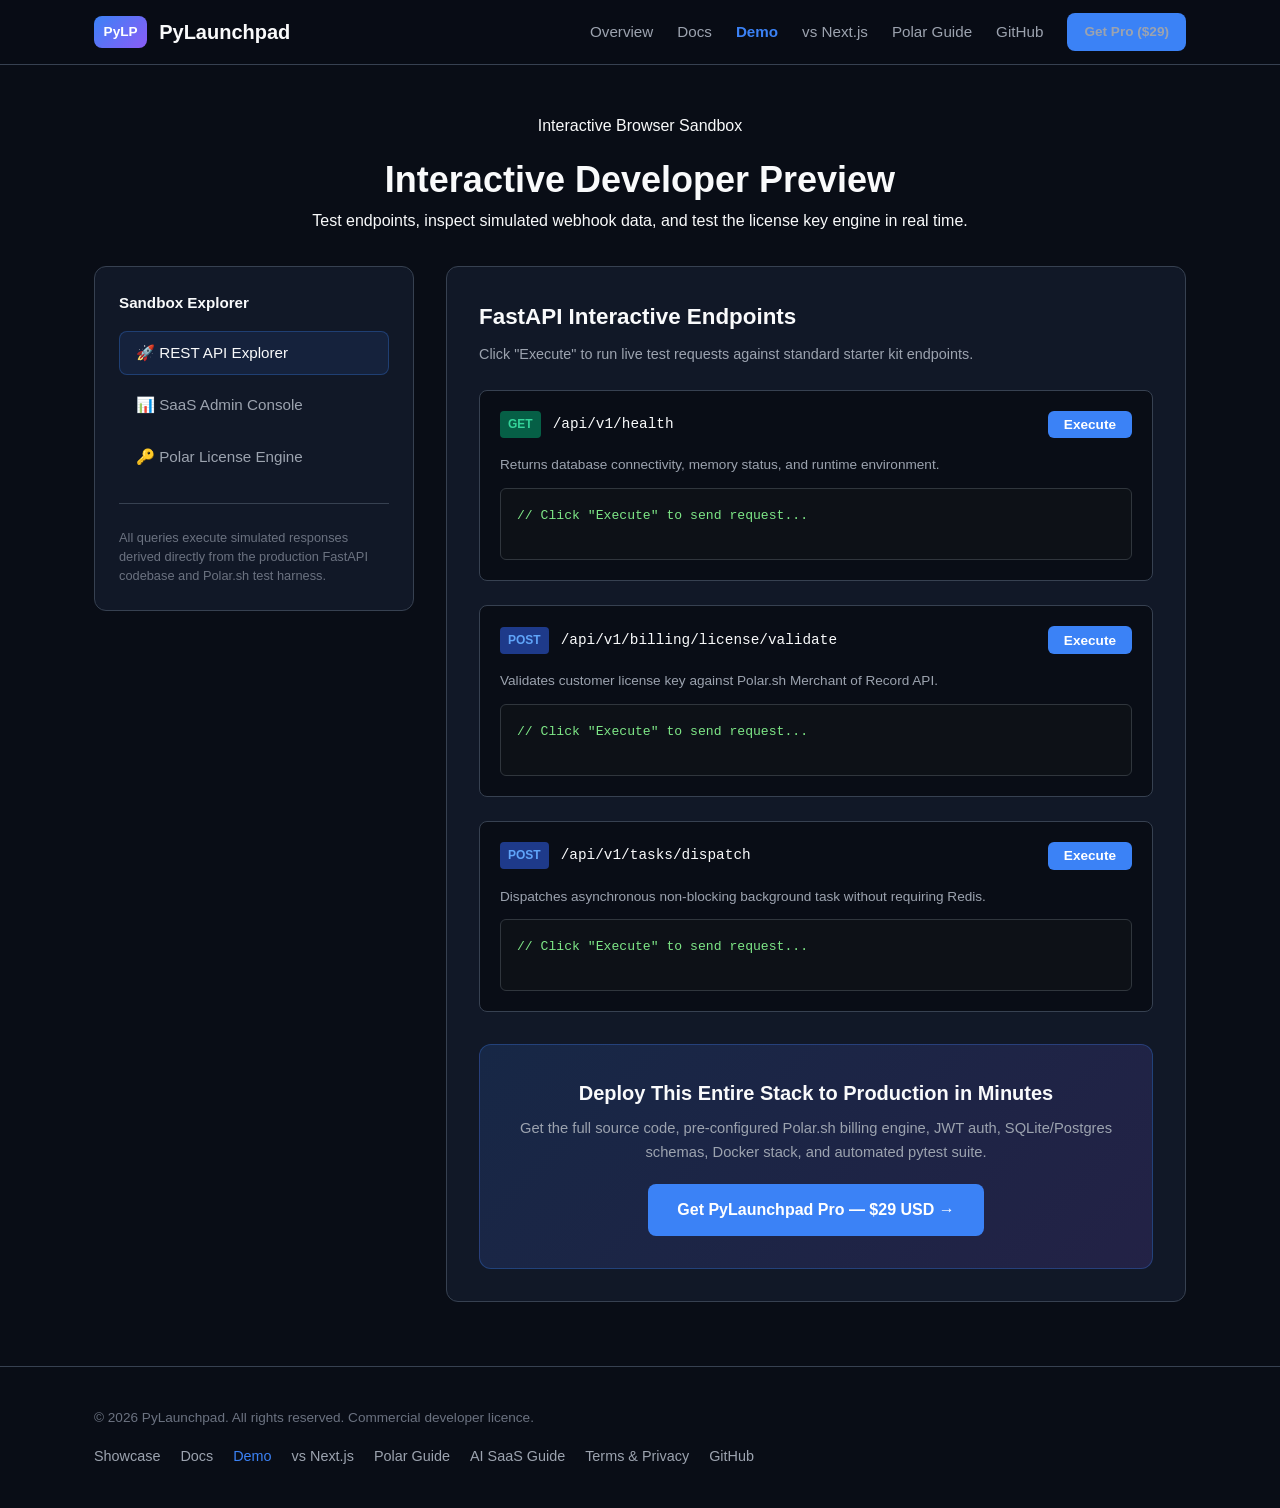
<file: docs/demo.html>
<!DOCTYPE html>
<html lang="en">
<head>
  <meta charset="UTF-8">
  <meta name="viewport" content="width=device-width, initial-scale=1.0">
  <meta name="color-scheme" content="dark">
  <title>Interactive Demo - PyLaunchpad Pro</title>
  <meta name="description" content="Test drive the PyLaunchpad Pro developer dashboard, API key console, and license validation engine in your browser.">
  <link rel="canonical" href="https://lorthris.github.io/pylaunchpad/demo.html">

  <!-- OpenGraph -->
  <meta property="og:type" content="website">
  <meta property="og:url" content="https://lorthris.github.io/pylaunchpad/demo.html">
  <meta property="og:title" content="Interactive Demo - PyLaunchpad Pro">
  <meta property="og:description" content="Test drive the PyLaunchpad Pro developer dashboard, API key console, and license validation engine in your browser.">
  <meta property="og:image" content="https://lorthris.github.io/pylaunchpad/preview.png">

  <!-- Twitter Card -->
  <meta name="twitter:card" content="summary_large_image">
  <meta name="twitter:title" content="Interactive Demo - PyLaunchpad Pro">
  <meta name="twitter:description" content="Test drive the FastAPI developer dashboard and Polar license key validation live in your browser.">
  <meta name="twitter:image" content="https://lorthris.github.io/pylaunchpad/preview.png">

  <!-- Structured Data: SoftwareApplication -->
  <script type="application/ld+json">
  {
    "@context": "https://schema.org",
    "@type": "SoftwareApplication",
    "name": "PyLaunchpad Interactive Sandbox",
    "applicationCategory": "DeveloperApplication",
    "operatingSystem": "Cross-platform",
    "description": "Interactive browser preview for PyLaunchpad FastAPI micro-SaaS starter kit.",
    "offers": {
      "@type": "Offer",
      "price": "0",
      "priceCurrency": "USD"
    }
  }
  </script>

  <link rel="stylesheet" href="style.css">
  <style>
    .demo-header {
      text-align: center;
      padding: 3rem 0 2rem;
    }
    .demo-container {
      display: grid;
      grid-template-columns: 1fr;
      gap: 2rem;
      margin-bottom: 4rem;
    }
    @media (min-width: 900px) {
      .demo-container {
        grid-template-columns: 320px 1fr;
      }
    }
    .demo-sidebar {
      background: var(--bg-card);
      border: 1px solid var(--border);
      border-radius: 0.75rem;
      padding: 1.5rem;
      height: fit-content;
    }
    .demo-nav-btn {
      display: block;
      width: 100%;
      text-align: left;
      padding: 0.75rem 1rem;
      margin-bottom: 0.5rem;
      border-radius: 0.5rem;
      background: transparent;
      border: 1px solid transparent;
      color: var(--text-dim);
      font-size: 0.95rem;
      cursor: pointer;
      transition: all 0.2s;
    }
    .demo-nav-btn.active, .demo-nav-btn:hover {
      background: rgba(59, 130, 246, 0.1);
      border-color: rgba(59, 130, 246, 0.3);
      color: var(--text-main);
    }
    .demo-panel {
      background: var(--bg-card);
      border: 1px solid var(--border);
      border-radius: 0.75rem;
      padding: 2rem;
    }
    .endpoint-card {
      background: var(--bg-base);
      border: 1px solid var(--border);
      border-radius: 0.5rem;
      padding: 1.25rem;
      margin-bottom: 1.5rem;
    }
    .endpoint-header {
      display: flex;
      align-items: center;
      gap: 0.75rem;
      margin-bottom: 1rem;
    }
    .badge-get {
      background: #065f46;
      color: #34d399;
      font-weight: 700;
      font-size: 0.75rem;
      padding: 0.25rem 0.5rem;
      border-radius: 0.25rem;
    }
    .badge-post {
      background: #1e3a8a;
      color: #60a5fa;
      font-weight: 700;
      font-size: 0.75rem;
      padding: 0.25rem 0.5rem;
      border-radius: 0.25rem;
    }
    .endpoint-path {
      font-family: var(--font-mono);
      font-size: 0.9rem;
      color: var(--text-main);
    }
    .run-btn {
      background: var(--blue);
      color: #fff;
      border: none;
      padding: 0.4rem 1rem;
      border-radius: 0.375rem;
      font-weight: 600;
      font-size: 0.85rem;
      cursor: pointer;
      margin-left: auto;
    }
    .run-btn:hover {
      background: var(--blue-hover);
    }
    .api-output {
      background: #0d1117;
      border: 1px solid #30363d;
      border-radius: 0.375rem;
      padding: 1rem;
      font-family: var(--font-mono);
      font-size: 0.82rem;
      color: #7ee787;
      white-space: pre-wrap;
      overflow-x: auto;
      margin-top: 0.75rem;
      min-height: 4.5rem;
    }
    .stat-grid {
      display: grid;
      grid-template-columns: repeat(auto-fit, minmax(180px, 1fr));
      gap: 1rem;
      margin-bottom: 2rem;
    }
    .stat-card {
      background: var(--bg-base);
      border: 1px solid var(--border);
      border-radius: 0.5rem;
      padding: 1.25rem;
    }
    .stat-val {
      font-size: 1.8rem;
      font-weight: 800;
      color: var(--blue);
    }
    .stat-lbl {
      color: var(--text-dim);
      font-size: 0.85rem;
      margin-top: 0.25rem;
    }
    .cta-banner {
      background: linear-gradient(135deg, rgba(59, 130, 246, 0.15), rgba(139, 92, 246, 0.15));
      border: 1px solid rgba(59, 130, 246, 0.3);
      border-radius: 0.75rem;
      padding: 2rem;
      text-align: center;
      margin-top: 2rem;
    }
  </style>
</head>
<body>
  <!-- Top Navigation -->
  <header class="top-nav">
    <div class="container nav-wrapper">
      <a href="index.html" class="brand-link">
        <span class="brand-badge">PyLP</span>
        <span>PyLaunchpad</span>
      </a>
      <nav class="links-group">
        <a href="index.html">Overview</a>
        <a href="docs.html">Docs</a>
        <a href="demo.html" style="color: var(--blue); font-weight: 600;">Demo</a>
        <a href="vs-nextjs.html">vs Next.js</a>
        <a href="fastapi-polar-guide.html">Polar Guide</a>
        <a href="https://github.com/lorthris/pylaunchpad" target="_blank" rel="noopener">GitHub</a>
        <a href="https://buy.polar.sh/polar_cl_QR5Aikj1Q8exnjbQZfG2X4BdV7fqIgyeJEmxj1E2Wxk" class="btn btn-primary" style="padding: 0.45rem 1rem; font-size: 0.85rem;" target="_blank" rel="noopener">Get Pro ($29)</a>
      </nav>
    </div>
  </header>

  <main class="container flex-1">
    <div class="demo-header">
      <span class="badge badge-indigo">Interactive Browser Sandbox</span>
      <h1 class="hero-title" style="font-size: 2.25rem; margin-top: 0.75rem;">Interactive Developer Preview</h1>
      <p class="hero-subtitle">Test endpoints, inspect simulated webhook data, and test the license key engine in real time.</p>
    </div>

    <div class="demo-container">
      <!-- Sidebar navigation -->
      <aside class="demo-sidebar">
        <div style="font-weight: 700; margin-bottom: 1rem; color: var(--text-main); font-size: 0.95rem;">Sandbox Explorer</div>
        <button class="demo-nav-btn active" onclick="switchTab('api')">&#x1F680; REST API Explorer</button>
        <button class="demo-nav-btn" onclick="switchTab('dashboard')">&#x1F4CA; SaaS Admin Console</button>
        <button class="demo-nav-btn" onclick="switchTab('license')">&#x1F511; Polar License Engine</button>
        
        <hr style="border: 0; border-top: 1px solid var(--border); margin: 1.5rem 0;">
        <div style="font-size: 0.8rem; color: var(--text-muted); line-height: 1.5;">
          All queries execute simulated responses derived directly from the production FastAPI codebase and Polar.sh test harness.
        </div>
      </aside>

      <!-- Main Demo Area -->
      <section class="demo-panel">
        <!-- Tab 1: API Explorer -->
        <div id="tab-api">
          <h2 style="font-size: 1.4rem; margin-bottom: 0.5rem;">FastAPI Interactive Endpoints</h2>
          <p style="color: var(--text-dim); margin-bottom: 1.5rem; font-size: 0.9rem;">Click "Execute" to run live test requests against standard starter kit endpoints.</p>

          <!-- Health Check -->
          <div class="endpoint-card">
            <div class="endpoint-header">
              <span class="badge-get">GET</span>
              <span class="endpoint-path">/api/v1/health</span>
              <button class="run-btn" onclick="runHealth()">Execute</button>
            </div>
            <div style="font-size: 0.85rem; color: var(--text-dim);">Returns database connectivity, memory status, and runtime environment.</div>
            <div class="api-output" id="out-health">// Click "Execute" to send request...</div>
          </div>

          <!-- License Validation -->
          <div class="endpoint-card">
            <div class="endpoint-header">
              <span class="badge-post">POST</span>
              <span class="endpoint-path">/api/v1/billing/license/validate</span>
              <button class="run-btn" onclick="runValidateLicense()">Execute</button>
            </div>
            <div style="font-size: 0.85rem; color: var(--text-dim);">Validates customer license key against Polar.sh Merchant of Record API.</div>
            <div class="api-output" id="out-license">// Click "Execute" to send request...</div>
          </div>

          <!-- Background Task -->
          <div class="endpoint-card">
            <div class="endpoint-header">
              <span class="badge-post">POST</span>
              <span class="endpoint-path">/api/v1/tasks/dispatch</span>
              <button class="run-btn" onclick="runTask()">Execute</button>
            </div>
            <div style="font-size: 0.85rem; color: var(--text-dim);">Dispatches asynchronous non-blocking background task without requiring Redis.</div>
            <div class="api-output" id="out-task">// Click "Execute" to send request...</div>
          </div>
        </div>

        <!-- Tab 2: Dashboard Console -->
        <div id="tab-dashboard" style="display: none;">
          <h2 style="font-size: 1.4rem; margin-bottom: 0.5rem;">Developer &amp; Micro-SaaS Dashboard</h2>
          <p style="color: var(--text-dim); margin-bottom: 1.5rem; font-size: 0.9rem;">Clean dark-mode telemetry showing active customers, API keys, and recurring billing.</p>

          <div class="stat-grid">
            <div class="stat-card">
              <div class="stat-val">12</div>
              <div class="stat-lbl">Active Customers</div>
            </div>
            <div class="stat-card">
              <div class="stat-val">48,210</div>
              <div class="stat-lbl">API Calls (Last 30d)</div>
            </div>
            <div class="stat-card">
              <div class="stat-val">$348.00</div>
              <div class="stat-lbl">Gross Revenue (USD)</div>
            </div>
            <div class="stat-card">
              <div class="stat-val">99.98%</div>
              <div class="stat-lbl">Uptime SLA</div>
            </div>
          </div>

          <div style="background: var(--bg-base); border: 1px solid var(--border); border-radius: 0.5rem; padding: 1.25rem;">
            <div style="font-weight: 700; margin-bottom: 0.75rem;">Simulated Webhook Activity Feed (Polar.sh Standard Webhooks)</div>
            <div style="font-family: var(--font-mono); font-size: 0.82rem; color: var(--text-dim); line-height: 1.8;">
              <div><span style="color: #60a5fa;">[2026-09-22 00:12:04]</span> <span style="color: #34d399;">order.created</span>: Customer <span style="color: #f3f4f6;">alex@techstartup.io</span> purchased Developer Licence ($29.00 USD)</div>
              <div><span style="color: #60a5fa;">[2026-09-22 00:12:05]</span> <span style="color: #a78bfa;">benefit.granted</span>: License key <span style="color: #fbbf24;">PYLP-8429-1192-3091</span> provisioned</div>
              <div><span style="color: #60a5fa;">[2026-09-21 23:45:11]</span> <span style="color: #34d399;">subscription.created</span>: Monthly API tier active</div>
            </div>
          </div>
        </div>

        <!-- Tab 3: License Engine -->
        <div id="tab-license" style="display: none;">
          <h2 style="font-size: 1.4rem; margin-bottom: 0.5rem;">Polar License Key Engine</h2>
          <p style="color: var(--text-dim); margin-bottom: 1.5rem; font-size: 0.9rem;">Test customer license verification with valid and invalid keys.</p>

          <div style="display: flex; gap: 0.75rem; margin-bottom: 1rem;">
            <input type="text" id="license-input" value="PYLP-9981-4412-8821" style="flex: 1; background: var(--bg-base); border: 1px solid var(--border); color: #fff; padding: 0.6rem 1rem; border-radius: 0.375rem; font-family: var(--font-mono); font-size: 0.9rem;">
            <button class="run-btn" onclick="testCustomLicense()" style="margin: 0; padding: 0.6rem 1.25rem;">Verify Key</button>
          </div>

          <div style="display: flex; gap: 0.5rem; margin-bottom: 1rem;">
            <button class="btn btn-secondary" onclick="setLicenseKey('PYLP-9981-4412-8821', true)" style="font-size: 0.8rem; padding: 0.35rem 0.75rem;">Preset Valid Key</button>
            <button class="btn btn-secondary" onclick="setLicenseKey('PYLP-REVOKED-EXPIRED', false)" style="font-size: 0.8rem; padding: 0.35rem 0.75rem;">Preset Revoked Key</button>
          </div>

          <div class="api-output" id="out-custom-license">// Result will appear here...</div>
        </div>

        <!-- Call to Action Banner -->
        <div class="cta-banner">
          <h3 style="font-size: 1.25rem; font-weight: 700; margin-bottom: 0.5rem;">Deploy This Entire Stack to Production in Minutes</h3>
          <p style="color: var(--text-dim); font-size: 0.92rem; margin-bottom: 1.25rem; max-width: 600px; margin-left: auto; margin-right: auto;">
            Get the full source code, pre-configured Polar.sh billing engine, JWT auth, SQLite/Postgres schemas, Docker stack, and automated pytest suite.
          </p>
          <a href="https://buy.polar.sh/polar_cl_QR5Aikj1Q8exnjbQZfG2X4BdV7fqIgyeJEmxj1E2Wxk" class="btn btn-primary" style="display: inline-flex; padding: 0.75rem 1.75rem; font-size: 1rem;" target="_blank" rel="noopener">
            Get PyLaunchpad Pro &mdash; $29 USD &rarr;
          </a>
        </div>
      </section>
    </div>
  </main>

  <footer class="page-footer">
    <div class="container" style="display: flex; justify-content: space-between; align-items: center; flex-wrap: wrap; gap: 1rem;">
      <p>&copy; 2026 PyLaunchpad. All rights reserved. Commercial developer licence.</p>
      <div style="display: flex; gap: 1.25rem; font-size: 0.9rem; flex-wrap: wrap;">
        <a href="index.html" style="color: var(--text-dim); text-decoration: none;">Showcase</a>
        <a href="docs.html" style="color: var(--text-dim); text-decoration: none;">Docs</a>
        <a href="demo.html" style="color: var(--blue); text-decoration: none;">Demo</a>
        <a href="vs-nextjs.html" style="color: var(--text-dim); text-decoration: none;">vs Next.js</a>
        <a href="fastapi-polar-guide.html" style="color: var(--text-dim); text-decoration: none;">Polar Guide</a>
        <a href="ai-micro-saas-guide.html" style="color: var(--text-dim); text-decoration: none;">AI SaaS Guide</a>
        <a href="terms.html" style="color: var(--text-dim); text-decoration: none;">Terms & Privacy</a>
        <a href="https://github.com/lorthris/pylaunchpad" target="_blank" rel="noopener" style="color: var(--text-dim); text-decoration: none;">GitHub</a>
      </div>
    </div>
  </footer>

  <script>
    function switchTab(tabId) {
      document.getElementById('tab-api').style.display = tabId === 'api' ? 'block' : 'none';
      document.getElementById('tab-dashboard').style.display = tabId === 'dashboard' ? 'block' : 'none';
      document.getElementById('tab-license').style.display = tabId === 'license' ? 'block' : 'none';

      var buttons = document.querySelectorAll('.demo-nav-btn');
      buttons.forEach(function(b) { b.classList.remove('active'); });
      if (tabId === 'api') buttons[0].classList.add('active');
      if (tabId === 'dashboard') buttons[1].classList.add('active');
      if (tabId === 'license') buttons[2].classList.add('active');
    }

    function runHealth() {
      var el = document.getElementById('out-health');
      el.textContent = 'Executing GET /api/v1/health...';
      setTimeout(function() {
        el.textContent = JSON.stringify({
          status: "healthy",
          timestamp: new Date().toISOString(),
          version: "1.0.4",
          environment: "production",
          database: { connected: true, driver: "sqlite+aiosqlite" },
          system: { memory_mb: 48.2, uptime_seconds: 142820 }
        }, null, 2);
      }, 200);
    }

    function runValidateLicense() {
      var el = document.getElementById('out-license');
      el.textContent = 'Executing POST /api/v1/billing/license/validate...';
      setTimeout(function() {
        el.textContent = JSON.stringify({
          valid: true,
          status: "granted",
          message: "License key is valid and active",
          data: {
            id: "lic_9f81a7d2",
            benefit_id: "7d553971-8b42-4a2e-b76a-5e0f4af0d4fd",
            key: "PYLP-8429-1192-3091",
            status: "granted",
            limit_activations: 10,
            usage: 1
          }
        }, null, 2);
      }, 250);
    }

    function runTask() {
      var el = document.getElementById('out-task');
      el.textContent = 'Executing POST /api/v1/tasks/dispatch...';
      setTimeout(function() {
        el.textContent = JSON.stringify({
          task_id: "task_550e8400-e29b-41d4-a716-446655440000",
          status: "queued",
          enqueued_at: new Date().toISOString(),
          worker: "in-process-asyncio-queue",
          message: "Background job successfully submitted without blocking ASGI event loop"
        }, null, 2);
      }, 180);
    }

    function setLicenseKey(key, isValid) {
      document.getElementById('license-input').value = key;
      testCustomLicense();
    }

    function testCustomLicense() {
      var key = document.getElementById('license-input').value.trim();
      var el = document.getElementById('out-custom-license');
      el.textContent = 'Querying Polar.sh License API for ' + key + '...';
      setTimeout(function() {
        if (key.startsWith('PYLP-9') || key.startsWith('PYLP-VALID') || key.startsWith('PYLP-8')) {
          el.textContent = JSON.stringify({
            valid: true,
            status: "granted",
            message: "Entitlement verified: Commercial Developer Licence active",
            key_details: {
              prefix: "PYLP",
              organization: "lorthris",
              plan: "PyLaunchpad Pro - Developer License"
            }
          }, null, 2);
        } else {
          el.textContent = JSON.stringify({
            valid: false,
            status: "revoked",
            message: "Entitlement check failed: Key expired or not found in registry",
            key_details: null
          }, null, 2);
        }
      }, 300);
    }
  </script>
</body>
</html>
</file>
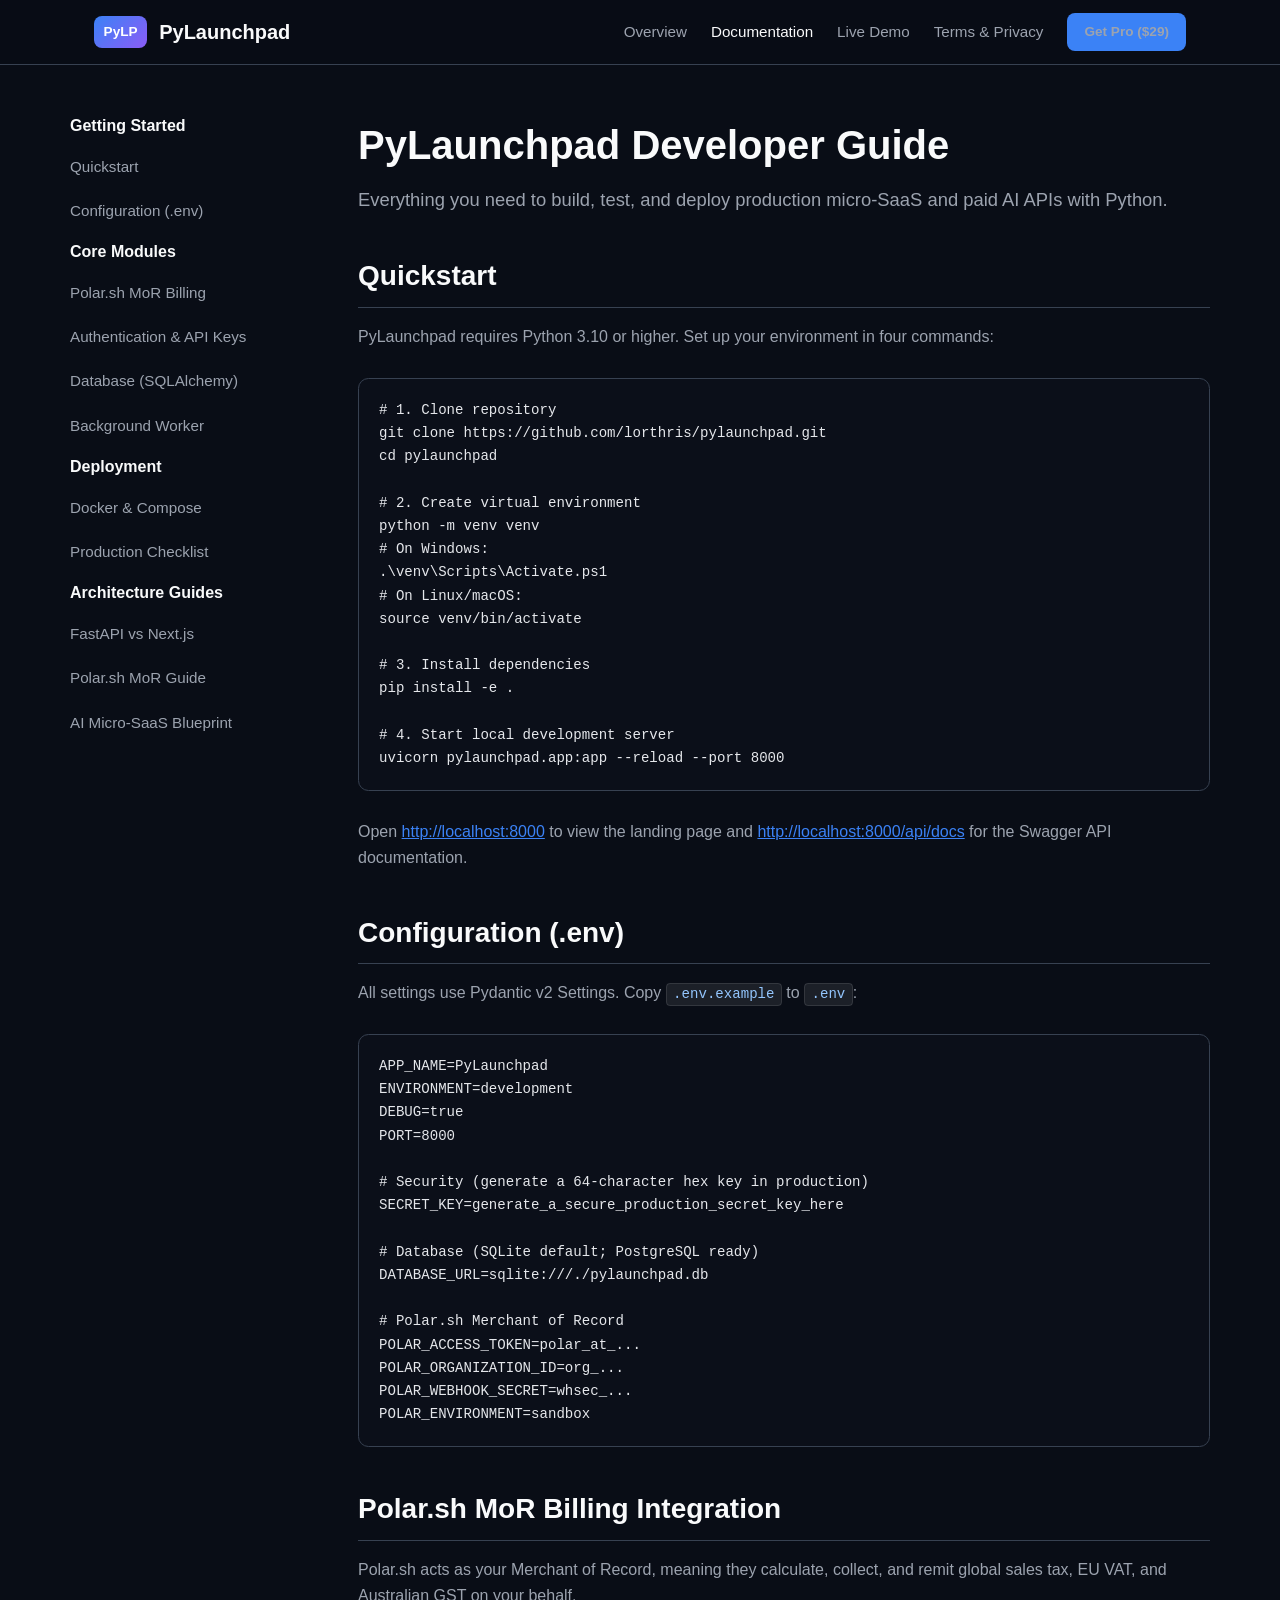
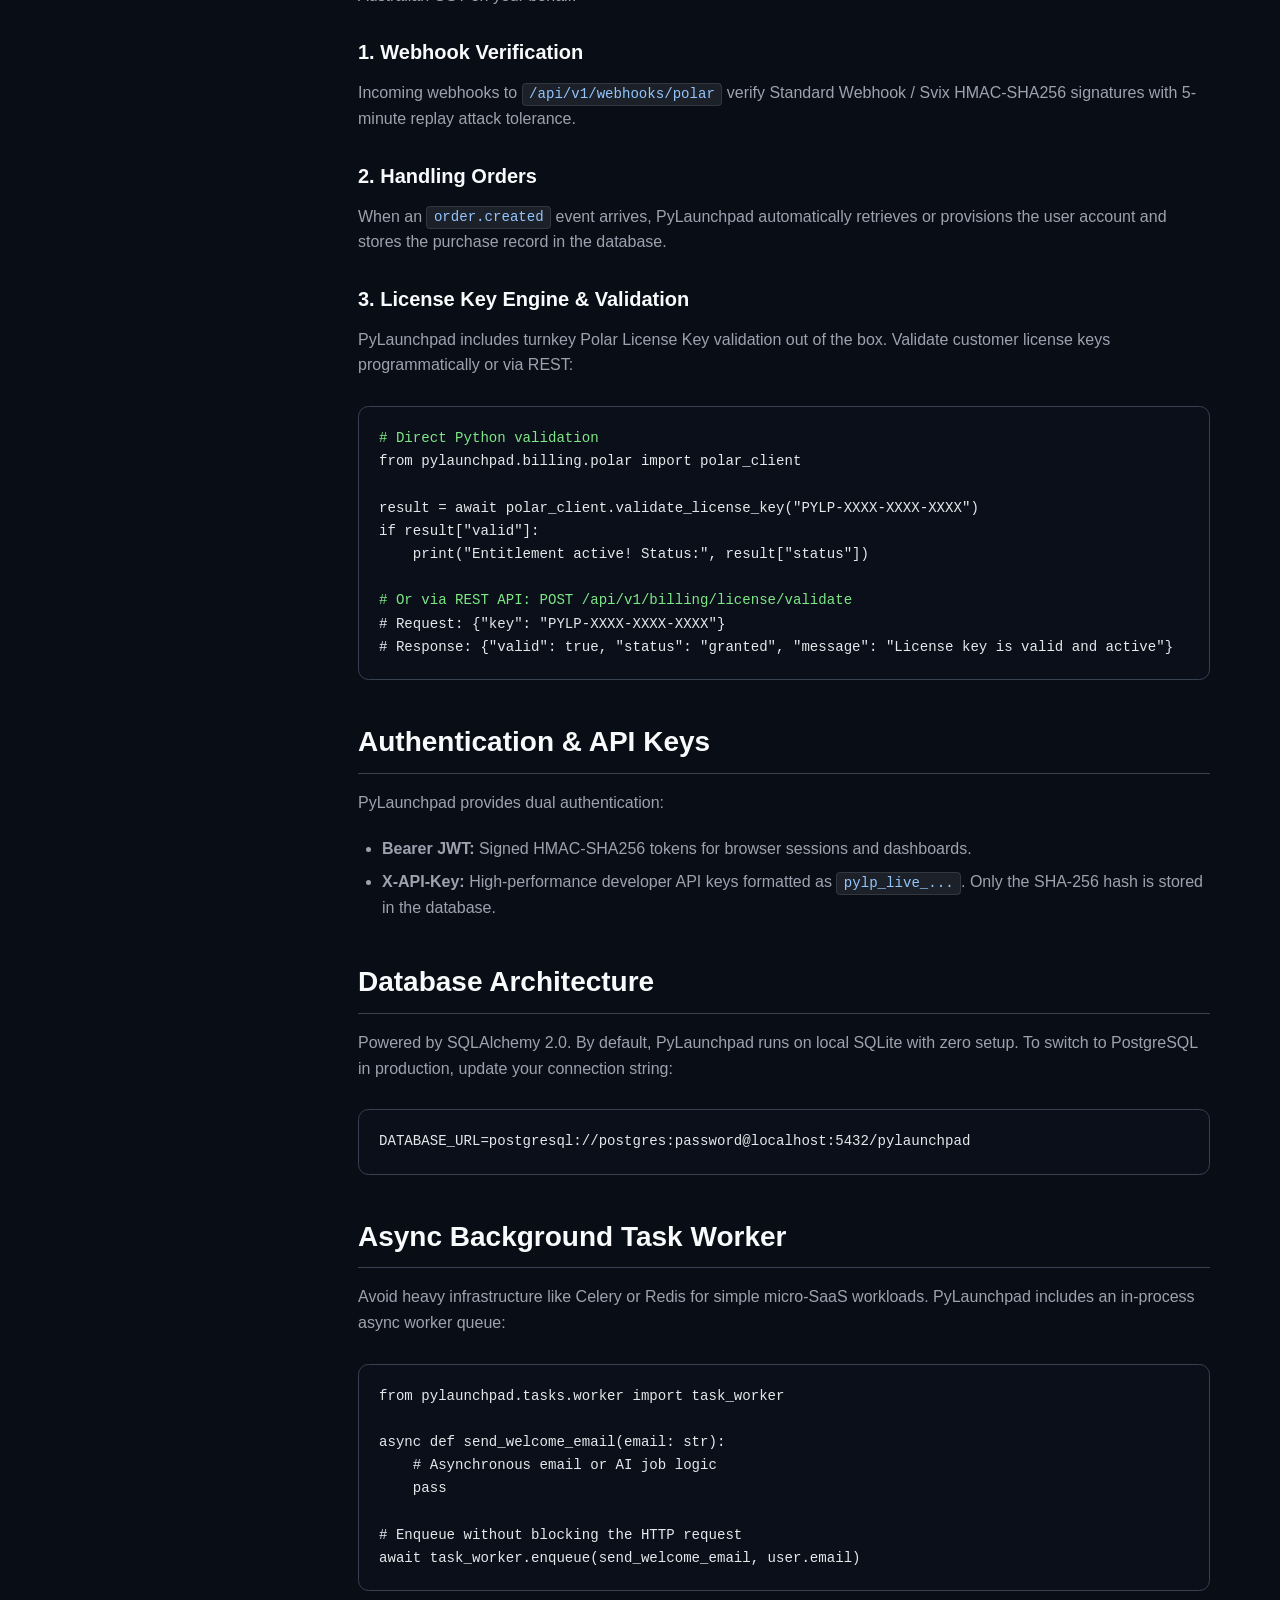
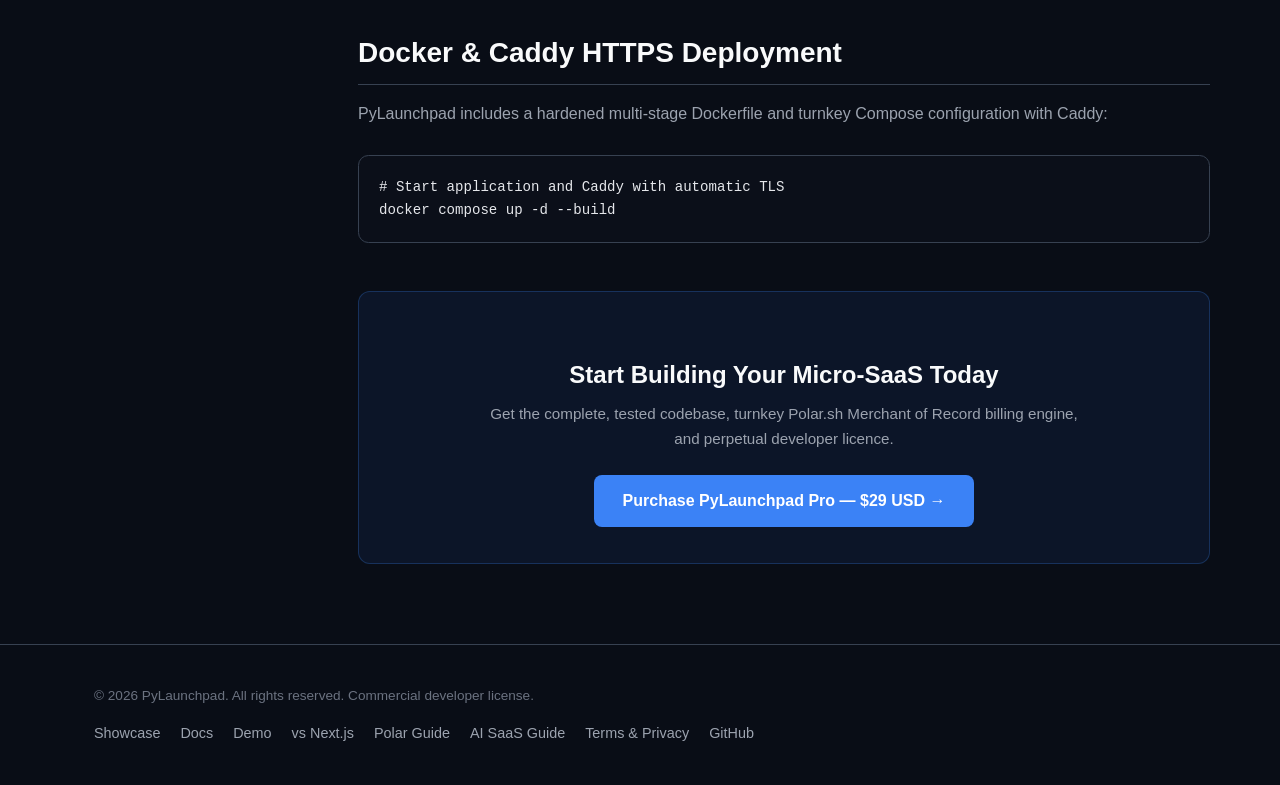
<file: docs/docs.html>
<!DOCTYPE html>
<html lang="en">
<head>
  <meta charset="UTF-8">
  <meta name="viewport" content="width=device-width, initial-scale=1.0">
  <meta name="color-scheme" content="dark">
  <title>Documentation - PyLaunchpad</title>
  <meta name="description" content="Comprehensive developer documentation for PyLaunchpad FastAPI micro-SaaS starter kit.">
  <link rel="canonical" href="https://lorthris.github.io/pylaunchpad/docs.html">
  <meta property="og:type" content="article">
  <meta property="og:url" content="https://lorthris.github.io/pylaunchpad/docs.html">
  <meta property="og:title" content="Documentation - PyLaunchpad">
  <meta property="og:description" content="Comprehensive developer documentation for PyLaunchpad FastAPI micro-SaaS starter kit.">
  <meta property="og:image" content="https://lorthris.github.io/pylaunchpad/preview.png">
  <!-- Structured Data: TechArticle -->
  <script type="application/ld+json">
  {
    "@context": "https://schema.org",
    "@type": "TechArticle",
    "headline": "PyLaunchpad Developer Documentation",
    "description": "Comprehensive engineering documentation for PyLaunchpad FastAPI micro-SaaS starter kit with Polar.sh billing, JWT auth, and Docker deployment.",
    "image": "https://lorthris.github.io/pylaunchpad/preview.png",
    "author": {
      "@type": "Organization",
      "name": "PyLaunchpad"
    },
    "publisher": {
      "@type": "Organization",
      "name": "PyLaunchpad",
      "url": "https://lorthris.github.io/pylaunchpad/"
    }
  }
  </script>

  <link rel="stylesheet" href="style.css">
  <style>
    .docs-layout {
      display: grid;
      grid-template-columns: 240px 1fr;
      gap: 3rem;
      padding: 3rem 0 5rem;
    }
    aside.sidebar {
      position: sticky;
      top: 6rem;
      height: fit-content;
    }
    aside.sidebar ul {
      list-style: none;
    }
    aside.sidebar li {
      margin-bottom: 0.75rem;
    }
    aside.sidebar a {
      color: var(--text-dim);
      text-decoration: none;
      font-size: 0.95rem;
      display: block;
      padding: 0.25rem 0;
      transition: color 0.15s ease;
    }
    aside.sidebar a:hover {
      color: var(--blue);
    }
    .docs-content h2 {
      font-size: 1.75rem;
      margin-top: 2.5rem;
      margin-bottom: 1rem;
      padding-bottom: 0.5rem;
      border-bottom: 1px solid var(--border);
    }
    .docs-content h3 {
      font-size: 1.25rem;
      margin-top: 1.75rem;
      margin-bottom: 0.75rem;
    }
    .docs-content p, .docs-content ul {
      margin-bottom: 1.25rem;
      color: var(--text-dim);
    }
    .docs-content ul {
      padding-left: 1.5rem;
    }
    .docs-content li {
      margin-bottom: 0.5rem;
    }
  </style>
</head>
<body>
  <!-- Navigation -->
  <header class="top-nav">
    <div class="container nav-wrapper">
      <a href="index.html" class="brand-link">
        <span class="brand-badge">PyLP</span>
        <span>PyLaunchpad</span>
      </a>
      <nav class="links-group">
        <a href="index.html">Overview</a>
        <a href="docs.html" style="color: var(--text-main);">Documentation</a>
        <a href="demo.html">Live Demo</a>
        <a href="terms.html">Terms & Privacy</a>
        <a href="https://buy.polar.sh/polar_cl_QR5Aikj1Q8exnjbQZfG2X4BdV7fqIgyeJEmxj1E2Wxk" class="btn btn-primary" style="padding: 0.45rem 1rem; font-size: 0.85rem;" target="_blank" rel="noopener">Get Pro ($29)</a>
      </nav>
    </div>
  </header>

  <main class="container docs-layout">
    <aside class="sidebar">
      <ul>
        <li><strong>Getting Started</strong></li>
        <li><a href="#quickstart">Quickstart</a></li>
        <li><a href="#configuration">Configuration (.env)</a></li>
        <li><strong>Core Modules</strong></li>
        <li><a href="#polar">Polar.sh MoR Billing</a></li>
        <li><a href="#auth">Authentication &amp; API Keys</a></li>
        <li><a href="#database">Database (SQLAlchemy)</a></li>
        <li><a href="#worker">Background Worker</a></li>
        <li><strong>Deployment</strong></li>
        <li><a href="#docker">Docker &amp; Compose</a></li>
        <li><a href="#production">Production Checklist</a></li>
        <li><strong>Architecture Guides</strong></li>
        <li><a href="vs-nextjs.html">FastAPI vs Next.js</a></li>
        <li><a href="fastapi-polar-guide.html">Polar.sh MoR Guide</a></li>
        <li><a href="ai-micro-saas-guide.html">AI Micro-SaaS Blueprint</a></li>
      </ul>
    </aside>

    <article class="docs-content">
      <h1 style="font-size: 2.5rem; margin-bottom: 0.5rem;">PyLaunchpad Developer Guide</h1>
      <p style="font-size: 1.15rem; color: var(--text-dim); margin-bottom: 2rem;">
        Everything you need to build, test, and deploy production micro-SaaS and paid AI APIs with Python.
      </p>

      <section id="quickstart">
        <h2>Quickstart</h2>
        <p>PyLaunchpad requires Python 3.10 or higher. Set up your environment in four commands:</p>
        <pre class="code-window"><code># 1. Clone repository
git clone https://github.com/lorthris/pylaunchpad.git
cd pylaunchpad

# 2. Create virtual environment
python -m venv venv
# On Windows:
.\venv\Scripts\Activate.ps1
# On Linux/macOS:
source venv/bin/activate

# 3. Install dependencies
pip install -e .

# 4. Start local development server
uvicorn pylaunchpad.app:app --reload --port 8000</code></pre>
        <p>Open <a href="http://localhost:8000" target="_blank" style="color: var(--blue);">http://localhost:8000</a> to view the landing page and <a href="http://localhost:8000/api/docs" target="_blank" style="color: var(--blue);">http://localhost:8000/api/docs</a> for the Swagger API documentation.</p>
      </section>

      <section id="configuration">
        <h2>Configuration (.env)</h2>
        <p>All settings use Pydantic v2 Settings. Copy <code>.env.example</code> to <code>.env</code>:</p>
        <pre class="code-window"><code>APP_NAME=PyLaunchpad
ENVIRONMENT=development
DEBUG=true
PORT=8000

# Security (generate a 64-character hex key in production)
SECRET_KEY=generate_a_secure_production_secret_key_here

# Database (SQLite default; PostgreSQL ready)
DATABASE_URL=sqlite:///./pylaunchpad.db

# Polar.sh Merchant of Record
POLAR_ACCESS_TOKEN=polar_at_...
POLAR_ORGANIZATION_ID=org_...
POLAR_WEBHOOK_SECRET=whsec_...
POLAR_ENVIRONMENT=sandbox</code></pre>
      </section>

      <section id="polar">
        <h2>Polar.sh MoR Billing Integration</h2>
        <p>
          Polar.sh acts as your Merchant of Record, meaning they calculate, collect, and remit global sales tax, EU VAT, and Australian GST on your behalf.
        </p>
        <h3>1. Webhook Verification</h3>
        <p>
          Incoming webhooks to <code>/api/v1/webhooks/polar</code> verify Standard Webhook / Svix HMAC-SHA256 signatures with 5-minute replay attack tolerance.
        </p>
        <h3>2. Handling Orders</h3>
        <p>
          When an <code>order.created</code> event arrives, PyLaunchpad automatically retrieves or provisions the user account and stores the purchase record in the database.
        </p>
        <h3>3. License Key Engine &amp; Validation</h3>
        <p>
          PyLaunchpad includes turnkey Polar License Key validation out of the box. Validate customer license keys programmatically or via REST:
        </p>
        <pre class="code-window"><code><span style="color: #7ee787;"># Direct Python validation</span>
from pylaunchpad.billing.polar import polar_client

result = await polar_client.validate_license_key("PYLP-XXXX-XXXX-XXXX")
if result["valid"]:
    print("Entitlement active! Status:", result["status"])

<span style="color: #7ee787;"># Or via REST API: POST /api/v1/billing/license/validate</span>
# Request: {"key": "PYLP-XXXX-XXXX-XXXX"}
# Response: {"valid": true, "status": "granted", "message": "License key is valid and active"}</code></pre>
      </section>

      <section id="auth">
        <h2>Authentication &amp; API Keys</h2>
        <p>PyLaunchpad provides dual authentication:</p>
        <ul>
          <li><strong>Bearer JWT:</strong> Signed HMAC-SHA256 tokens for browser sessions and dashboards.</li>
          <li><strong>X-API-Key:</strong> High-performance developer API keys formatted as <code>pylp_live_...</code>. Only the SHA-256 hash is stored in the database.</li>
        </ul>
      </section>

      <section id="database">
        <h2>Database Architecture</h2>
        <p>
          Powered by SQLAlchemy 2.0. By default, PyLaunchpad runs on local SQLite with zero setup. To switch to PostgreSQL in production, update your connection string:
        </p>
        <pre class="code-window"><code>DATABASE_URL=postgresql://postgres:password@localhost:5432/pylaunchpad</code></pre>
      </section>

      <section id="worker">
        <h2>Async Background Task Worker</h2>
        <p>
          Avoid heavy infrastructure like Celery or Redis for simple micro-SaaS workloads. PyLaunchpad includes an in-process async worker queue:
        </p>
        <pre class="code-window"><code>from pylaunchpad.tasks.worker import task_worker

async def send_welcome_email(email: str):
    # Asynchronous email or AI job logic
    pass

# Enqueue without blocking the HTTP request
await task_worker.enqueue(send_welcome_email, user.email)</code></pre>
      </section>

      <section id="docker">
        <h2>Docker &amp; Caddy HTTPS Deployment</h2>
        <p>PyLaunchpad includes a hardened multi-stage Dockerfile and turnkey Compose configuration with Caddy:</p>
        <pre class="code-window"><code># Start application and Caddy with automatic TLS
docker compose up -d --build</code></pre>
      </section>

      <!-- Bottom CTA -->
      <section style="background: rgba(59, 130, 246, 0.08); border: 1px solid rgba(59, 130, 246, 0.25); border-radius: 0.75rem; padding: 2.25rem; text-align: center; margin-top: 3rem;">
        <h3 style="font-size: 1.5rem; font-weight: 700; margin-bottom: 0.5rem;">Start Building Your Micro-SaaS Today</h3>
        <p style="color: var(--text-dim); max-width: 600px; margin: 0 auto 1.5rem; font-size: 0.95rem;">
          Get the complete, tested codebase, turnkey Polar.sh Merchant of Record billing engine, and perpetual developer licence.
        </p>
        <a
          href="https://buy.polar.sh/polar_cl_QR5Aikj1Q8exnjbQZfG2X4BdV7fqIgyeJEmxj1E2Wxk"
          target="_blank"
          rel="noopener"
          class="btn btn-primary"
          style="display: inline-block; padding: 0.75rem 1.75rem; font-size: 1rem;"
        >
          Purchase PyLaunchpad Pro &mdash; $29 USD &rarr;
        </a>
      </section>
    </article>
  </main>

  <footer class="page-footer">
    <div class="container" style="display: flex; justify-content: space-between; align-items: center; flex-wrap: wrap; gap: 1rem;">
      <p>&copy; 2026 PyLaunchpad. All rights reserved. Commercial developer license.</p>
      <div style="display: flex; gap: 1.25rem; font-size: 0.9rem; flex-wrap: wrap;">
        <a href="index.html" style="color: var(--text-dim); text-decoration: none;">Showcase</a>
        <a href="docs.html" style="color: var(--text-dim); text-decoration: none;">Docs</a>
        <a href="demo.html" style="color: var(--text-dim); text-decoration: none;">Demo</a>
        <a href="vs-nextjs.html" style="color: var(--text-dim); text-decoration: none;">vs Next.js</a>
        <a href="fastapi-polar-guide.html" style="color: var(--text-dim); text-decoration: none;">Polar Guide</a>
        <a href="ai-micro-saas-guide.html" style="color: var(--text-dim); text-decoration: none;">AI SaaS Guide</a>
        <a href="terms.html" style="color: var(--text-dim); text-decoration: none;">Terms & Privacy</a>
        <a href="https://github.com/lorthris/pylaunchpad" target="_blank" rel="noopener" style="color: var(--text-dim); text-decoration: none;">GitHub</a>
      </div>
    </div>
  </footer>
</body>
</html>
</file>
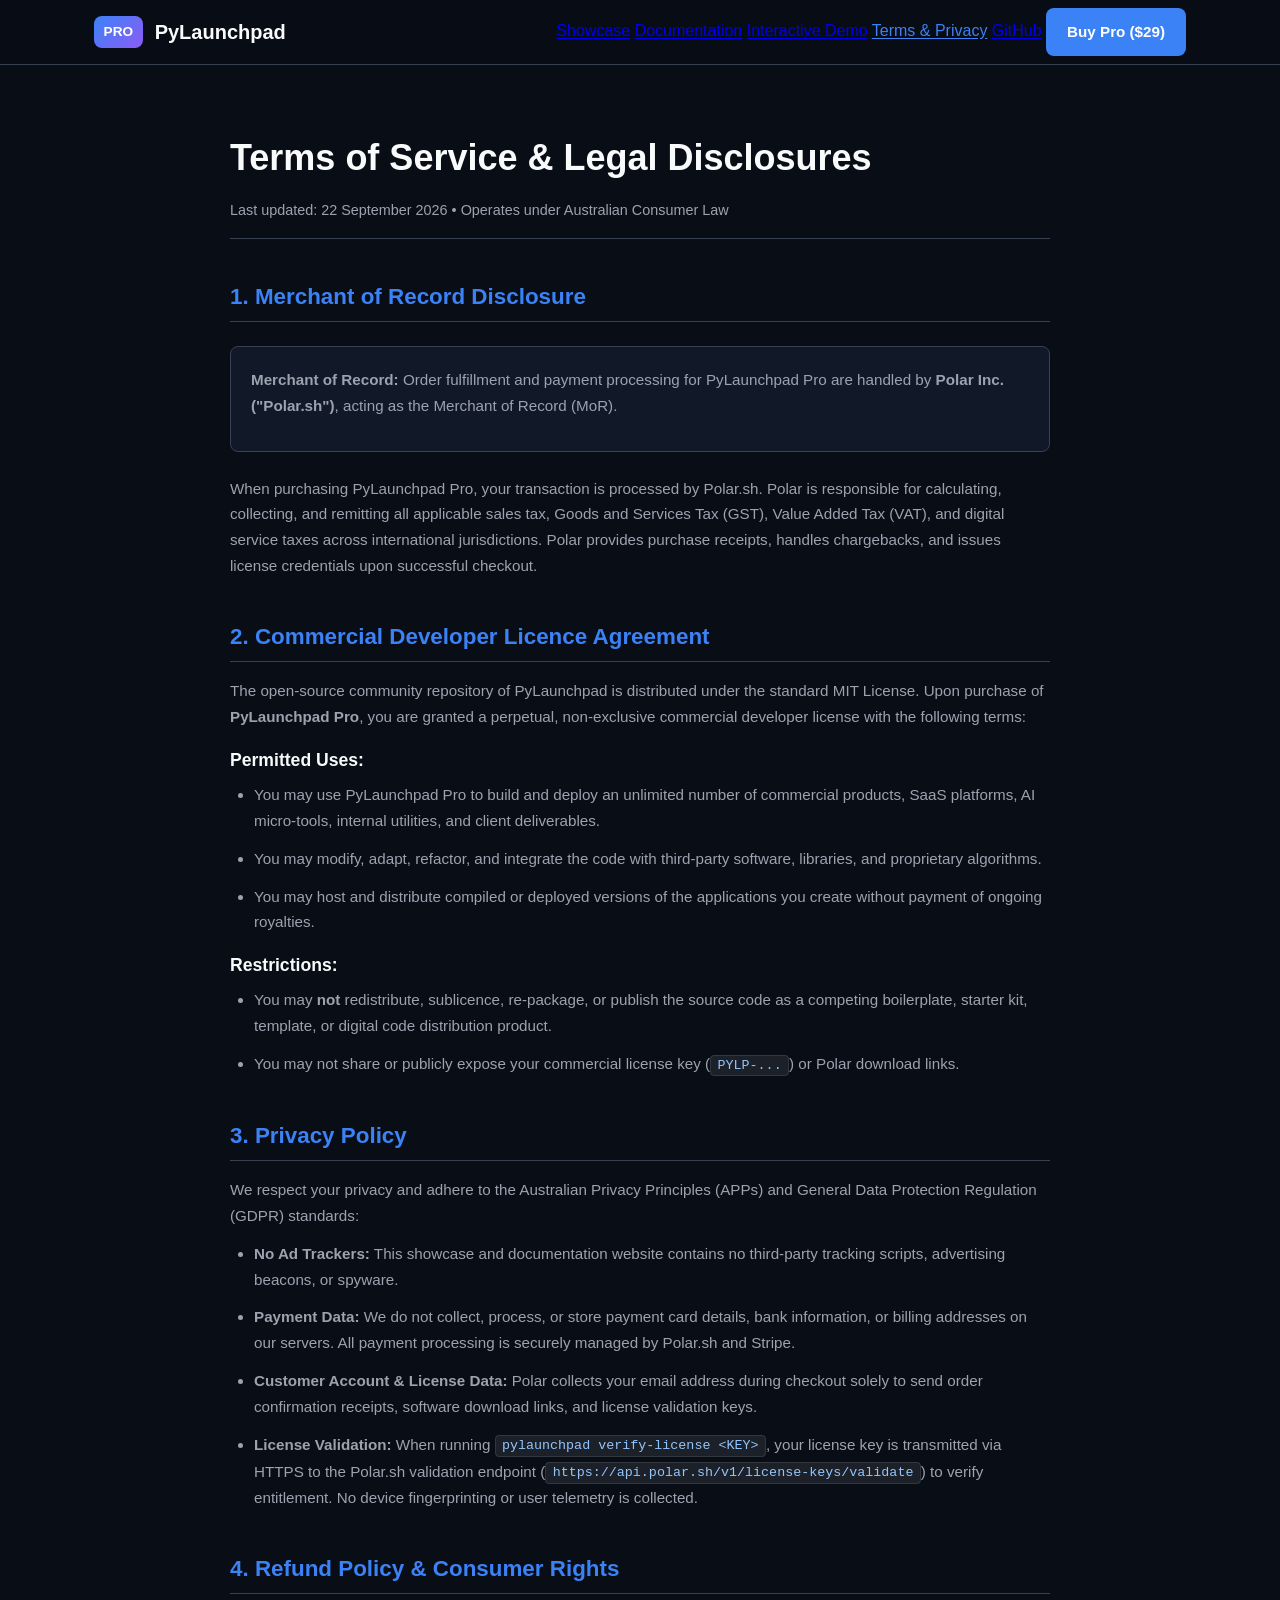
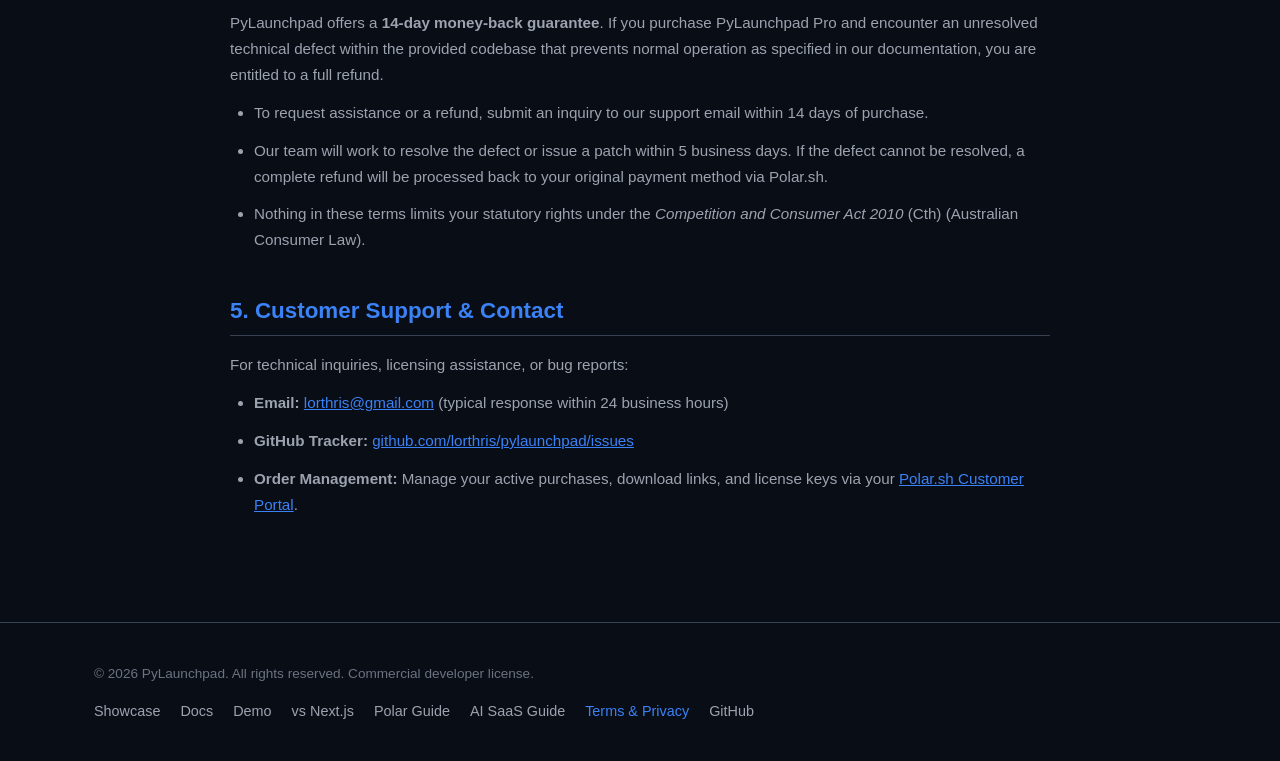
<file: docs/terms.html>
<!DOCTYPE html>
<html lang="en">
<head>
  <meta charset="UTF-8">
  <title>Terms & Privacy – PyLaunchpad</title>
  <meta name="description" content="Terms of Service, Commercial Developer Licence, Privacy Policy, and Merchant of Record Disclosures for PyLaunchpad.">
  <link rel="canonical" href="https://lorthris.github.io/pylaunchpad/terms.html">

  <!-- OpenGraph -->
  <meta property="og:type" content="website">
  <meta property="og:url" content="https://lorthris.github.io/pylaunchpad/terms.html">
  <meta property="og:title" content="Terms of Service & Legal Disclosures – PyLaunchpad">
  <meta property="og:description" content="Commercial licence agreement, Merchant of Record disclosures, privacy policy, and Australian Consumer Law refund terms.">
  <meta property="og:image" content="https://lorthris.github.io/pylaunchpad/preview.png">

  <!-- Twitter Card -->
  <meta name="twitter:card" content="summary_large_image">
  <meta name="twitter:title" content="Terms of Service & Privacy – PyLaunchpad">
  <meta name="twitter:description" content="Commercial developer licence, Polar.sh MoR disclosures, and privacy policy for PyLaunchpad.">
  <meta name="twitter:image" content="https://lorthris.github.io/pylaunchpad/preview.png">

  <link rel="stylesheet" href="style.css">
  <style>
    .legal-content {
      padding: 4rem 0;
      max-width: 820px;
      margin: 0 auto;
    }
    .legal-content h1 {
      font-size: 2.25rem;
      margin-bottom: 0.75rem;
    }
    .legal-content .meta {
      color: var(--text-dim);
      font-size: 0.9rem;
      margin-bottom: 2.5rem;
      border-bottom: 1px solid var(--border);
      padding-bottom: 1rem;
    }
    .legal-section {
      margin-bottom: 2.5rem;
    }
    .legal-section h2 {
      font-size: 1.4rem;
      margin-bottom: 1rem;
      color: var(--blue);
      border-bottom: 1px solid var(--border);
      padding-bottom: 0.4rem;
    }
    .legal-section h3 {
      font-size: 1.1rem;
      margin: 1rem 0 0.5rem 0;
      color: var(--text-main);
    }
    .legal-section p, .legal-section li {
      color: var(--text-dim);
      font-size: 0.95rem;
      line-height: 1.7;
      margin-bottom: 0.75rem;
    }
    .legal-section ul {
      margin-left: 1.5rem;
      margin-bottom: 1rem;
    }
    .legal-box {
      background: var(--bg-card);
      border: 1px solid var(--border);
      border-radius: 8px;
      padding: 1.25rem;
      margin: 1.5rem 0;
    }
  </style>
</head>
<body>
  <header class="top-nav">
    <div class="container nav-wrapper">
      <a href="index.html" class="brand-link">
        <span class="brand-badge">PRO</span>
        <span>PyLaunchpad</span>
      </a>
      <nav class="nav-links">
        <a href="index.html">Showcase</a>
        <a href="docs.html">Documentation</a>
        <a href="demo.html">Interactive Demo</a>
        <a href="terms.html" style="color: var(--blue);">Terms & Privacy</a>
        <a href="https://github.com/lorthris/pylaunchpad" target="_blank" rel="noopener">GitHub</a>
        <a href="https://buy.polar.sh/polar_cl_QR5Aikj1Q8exnjbQZfG2X4BdV7fqIgyeJEmxj1E2Wxk" class="btn btn-sm btn-primary" target="_blank" rel="noopener">Buy Pro ($29)</a>
      </nav>
    </div>
  </header>

  <main class="container legal-content">
    <h1>Terms of Service & Legal Disclosures</h1>
    <div class="meta">Last updated: 22 September 2026 &bull; Operates under Australian Consumer Law</div>

    <section class="legal-section">
      <h2>1. Merchant of Record Disclosure</h2>
      <div class="legal-box">
        <p><strong>Merchant of Record:</strong> Order fulfillment and payment processing for PyLaunchpad Pro are handled by <strong>Polar Inc. ("Polar.sh")</strong>, acting as the Merchant of Record (MoR).</p>
      </div>
      <p>When purchasing PyLaunchpad Pro, your transaction is processed by Polar.sh. Polar is responsible for calculating, collecting, and remitting all applicable sales tax, Goods and Services Tax (GST), Value Added Tax (VAT), and digital service taxes across international jurisdictions. Polar provides purchase receipts, handles chargebacks, and issues license credentials upon successful checkout.</p>
    </section>

    <section class="legal-section">
      <h2>2. Commercial Developer Licence Agreement</h2>
      <p>The open-source community repository of PyLaunchpad is distributed under the standard MIT License. Upon purchase of <strong>PyLaunchpad Pro</strong>, you are granted a perpetual, non-exclusive commercial developer license with the following terms:</p>
      <h3>Permitted Uses:</h3>
      <ul>
        <li>You may use PyLaunchpad Pro to build and deploy an unlimited number of commercial products, SaaS platforms, AI micro-tools, internal utilities, and client deliverables.</li>
        <li>You may modify, adapt, refactor, and integrate the code with third-party software, libraries, and proprietary algorithms.</li>
        <li>You may host and distribute compiled or deployed versions of the applications you create without payment of ongoing royalties.</li>
      </ul>
      <h3>Restrictions:</h3>
      <ul>
        <li>You may <strong>not</strong> redistribute, sublicence, re-package, or publish the source code as a competing boilerplate, starter kit, template, or digital code distribution product.</li>
        <li>You may not share or publicly expose your commercial license key (<code>PYLP-...</code>) or Polar download links.</li>
      </ul>
    </section>

    <section class="legal-section">
      <h2>3. Privacy Policy</h2>
      <p>We respect your privacy and adhere to the Australian Privacy Principles (APPs) and General Data Protection Regulation (GDPR) standards:</p>
      <ul>
        <li><strong>No Ad Trackers:</strong> This showcase and documentation website contains no third-party tracking scripts, advertising beacons, or spyware.</li>
        <li><strong>Payment Data:</strong> We do not collect, process, or store payment card details, bank information, or billing addresses on our servers. All payment processing is securely managed by Polar.sh and Stripe.</li>
        <li><strong>Customer Account & License Data:</strong> Polar collects your email address during checkout solely to send order confirmation receipts, software download links, and license validation keys.</li>
        <li><strong>License Validation:</strong> When running <code>pylaunchpad verify-license &lt;KEY&gt;</code>, your license key is transmitted via HTTPS to the Polar.sh validation endpoint (<code>https://api.polar.sh/v1/license-keys/validate</code>) to verify entitlement. No device fingerprinting or user telemetry is collected.</li>
      </ul>
    </section>

    <section class="legal-section">
      <h2>4. Refund Policy & Consumer Rights</h2>
      <p>PyLaunchpad offers a <strong>14-day money-back guarantee</strong>. If you purchase PyLaunchpad Pro and encounter an unresolved technical defect within the provided codebase that prevents normal operation as specified in our documentation, you are entitled to a full refund.</p>
      <ul>
        <li>To request assistance or a refund, submit an inquiry to our support email within 14 days of purchase.</li>
        <li>Our team will work to resolve the defect or issue a patch within 5 business days. If the defect cannot be resolved, a complete refund will be processed back to your original payment method via Polar.sh.</li>
        <li>Nothing in these terms limits your statutory rights under the <em>Competition and Consumer Act 2010</em> (Cth) (Australian Consumer Law).</li>
      </ul>
    </section>

    <section class="legal-section">
      <h2>5. Customer Support & Contact</h2>
      <p>For technical inquiries, licensing assistance, or bug reports:</p>
      <ul>
        <li><strong>Email:</strong> <a href="mailto:lorthris@gmail.com" style="color: var(--blue);">lorthris@gmail.com</a> (typical response within 24 business hours)</li>
        <li><strong>GitHub Tracker:</strong> <a href="https://github.com/lorthris/pylaunchpad/issues" target="_blank" rel="noopener" style="color: var(--blue);">github.com/lorthris/pylaunchpad/issues</a></li>
        <li><strong>Order Management:</strong> Manage your active purchases, download links, and license keys via your <a href="https://polar.sh" target="_blank" rel="noopener" style="color: var(--blue);">Polar.sh Customer Portal</a>.</li>
      </ul>
    </section>
  </main>

  <footer class="page-footer">
    <div class="container" style="display: flex; justify-content: space-between; align-items: center; flex-wrap: wrap; gap: 1rem;">
      <p>&copy; 2026 PyLaunchpad. All rights reserved. Commercial developer license.</p>
      <div style="display: flex; gap: 1.25rem; font-size: 0.9rem; flex-wrap: wrap;">
        <a href="index.html" style="color: var(--text-dim); text-decoration: none;">Showcase</a>
        <a href="docs.html" style="color: var(--text-dim); text-decoration: none;">Docs</a>
        <a href="demo.html" style="color: var(--text-dim); text-decoration: none;">Demo</a>
        <a href="vs-nextjs.html" style="color: var(--text-dim); text-decoration: none;">vs Next.js</a>
        <a href="fastapi-polar-guide.html" style="color: var(--text-dim); text-decoration: none;">Polar Guide</a>
        <a href="ai-micro-saas-guide.html" style="color: var(--text-dim); text-decoration: none;">AI SaaS Guide</a>
        <a href="terms.html" style="color: var(--blue); text-decoration: none;">Terms & Privacy</a>
        <a href="https://github.com/lorthris/pylaunchpad" target="_blank" rel="noopener" style="color: var(--text-dim); text-decoration: none;">GitHub</a>
      </div>
    </div>
  </footer>
</body>
</html>
</file>
<file: docs/style.css>
/* PyLaunchpad Showcase & Documentation Stylesheet (Dark Mode Only) */

:root {
  --bg-base: #090d16;
  --bg-card: #111827;
  --bg-card-hover: #1f2937;
  --border: #374151;
  --text-main: #f9fafb;
  --text-dim: #9ca3af;
  --text-muted: #6b7280;
  --blue: #3b82f6;
  --blue-hover: #2563eb;
  --emerald: #10b981;
  --purple: #8b5cf6;
  --amber: #f59e0b;
  --font: -apple-system, BlinkMacSystemFont, "Segoe UI", Roboto, sans-serif;
  --font-mono: ui-monospace, SFMono-Regular, Menlo, Monaco, Consolas, monospace;
}

* {
  box-sizing: border-box;
  margin: 0;
  padding: 0;
}

body {
  background-color: var(--bg-base);
  color: var(--text-main);
  font-family: var(--font);
  line-height: 1.6;
  min-height: 100vh;
  display: flex;
  flex-direction: column;
}

.container {
  width: 100%;
  max-width: 1140px;
  margin: 0 auto;
  padding: 0 1.5rem;
}

/* Nav */
header.top-nav {
  position: sticky;
  top: 0;
  background-color: rgba(9, 13, 22, 0.9);
  backdrop-filter: blur(12px);
  border-bottom: 1px solid var(--border);
  z-index: 100;
}

.nav-wrapper {
  display: flex;
  align-items: center;
  justify-content: space-between;
  height: 4rem;
}

.brand-link {
  display: flex;
  align-items: center;
  gap: 0.75rem;
  color: var(--text-main);
  text-decoration: none;
  font-weight: 800;
  font-size: 1.25rem;
}

.brand-badge {
  background: linear-gradient(135deg, var(--blue), var(--purple));
  color: #fff;
  padding: 0.3rem 0.6rem;
  border-radius: 0.5rem;
  font-size: 0.85rem;
}

.links-group, .nav-menu {
  display: flex;
  align-items: center;
  gap: 1.5rem;
}

.links-group a, .nav-menu a, .nav-item {
  color: var(--text-dim);
  text-decoration: none;
  font-size: 0.95rem;
  transition: color 0.15s ease;
}

.links-group a:hover, .nav-menu a:hover, .nav-item:hover {
  color: var(--text-main);
}

/* Buttons */
.btn {
  display: inline-flex;
  align-items: center;
  justify-content: center;
  gap: 0.5rem;
  padding: 0.65rem 1.25rem;
  border-radius: 0.5rem;
  font-size: 0.95rem;
  font-weight: 600;
  text-decoration: none;
  cursor: pointer;
  border: 1px solid transparent;
  transition: all 0.15s ease;
}

.btn-primary, .button-primary, .nav-btn-primary {
  background-color: var(--blue);
  color: #fff;
}

.btn-primary:hover, .button-primary:hover, .nav-btn-primary:hover {
  background-color: var(--blue-hover);
}

.nav-btn-primary {
  display: inline-flex;
  align-items: center;
  justify-content: center;
  padding: 0.45rem 1rem;
  border-radius: 0.5rem;
  font-size: 0.85rem;
  font-weight: 600;
  text-decoration: none;
  cursor: pointer;
  border: 1px solid transparent;
  transition: all 0.15s ease;
}

.button-primary {
  display: inline-flex;
  align-items: center;
  justify-content: center;
  border-radius: 0.5rem;
  font-weight: 600;
  text-decoration: none;
  cursor: pointer;
  border: 1px solid transparent;
  transition: all 0.15s ease;
}

.button-secondary {
  display: inline-flex;
  align-items: center;
  justify-content: center;
  border-radius: 0.375rem;
  cursor: pointer;
  transition: all 0.15s ease;
  background-color: var(--bg-card-hover);
  color: var(--text-main);
  border: 1px solid var(--border);
}

.button-secondary:hover {
  background-color: #374151;
}

.btn-secondary {
  background-color: var(--bg-card-hover);
  color: var(--text-main);
  border-color: var(--border);
}

.btn-secondary:hover {
  background-color: #374151;
}

/* Hero */
.hero-wrapper {
  padding: 5rem 0 3rem;
  text-align: center;
}

.pill-status {
  display: inline-flex;
  align-items: center;
  gap: 0.5rem;
  padding: 0.35rem 1rem;
  border-radius: 9999px;
  background-color: rgba(59, 130, 246, 0.12);
  border: 1px solid rgba(59, 130, 246, 0.3);
  color: #93c5fd;
  font-size: 0.85rem;
  font-weight: 600;
  margin-bottom: 1.5rem;
}

.hero-wrapper h1 {
  font-size: 3.25rem;
  font-weight: 800;
  line-height: 1.15;
  margin-bottom: 1.25rem;
  letter-spacing: -0.025em;
}

.hero-wrapper h1 span {
  background: linear-gradient(135deg, #60a5fa 0%, #c084fc 100%);
  -webkit-background-clip: text;
  -webkit-text-fill-color: transparent;
}

.hero-wrapper p.lead {
  font-size: 1.25rem;
  color: var(--text-dim);
  max-width: 740px;
  margin: 0 auto 2.5rem;
}

/* Grid & Cards */
.card-grid {
  display: grid;
  grid-template-columns: repeat(auto-fit, minmax(300px, 1fr));
  gap: 1.5rem;
  margin: 3.5rem 0;
}

.feature-box {
  position: relative;
  background-color: var(--bg-card);
  border: 1px solid var(--border);
  border-radius: 0.75rem;
  padding: 1.75rem;
  display: flex;
  flex-direction: column;
  transition: transform 0.15s ease, border-color 0.15s ease;
}

.feature-box:hover {
  transform: translateY(-2px);
  border-color: var(--blue);
}

.feature-box h3 {
  font-size: 1.2rem;
  margin-bottom: 0.5rem;
}

.feature-box p {
  color: var(--text-dim);
  font-size: 0.95rem;
}

.whole-card-link {
  position: absolute;
  top: 0;
  left: 0;
  right: 0;
  bottom: 0;
  z-index: 1;
  text-indent: -9999px;
  border-radius: 0.75rem;
}

/* Code Snippet & Preformatted Blocks */
pre,
pre.code-window,
.code-window,
.code-box {
  background-color: #0b0f19;
  border: 1px solid var(--border);
  border-radius: 0.65rem;
  padding: 1.25rem;
  font-family: var(--font-mono);
  font-size: 0.88rem;
  line-height: 1.65;
  color: #e5e7eb;
  overflow-x: auto;
  margin: 1.75rem 0;
  white-space: pre;
  word-spacing: normal;
  word-break: normal;
  tab-size: 4;
}

pre code,
.code-window code,
.code-box code {
  font-family: inherit;
  font-size: inherit;
  color: inherit;
  background: transparent;
  padding: 0;
  border: none;
  white-space: pre;
}

code {
  font-family: var(--font-mono);
}

p code, li code {
  background-color: rgba(255, 255, 255, 0.08);
  padding: 0.15rem 0.4rem;
  border-radius: 0.25rem;
  font-size: 0.88em;
  color: #93c5fd;
  border: 1px solid rgba(255, 255, 255, 0.1);
}

/* Pricing Card */
.pricing-container {
  max-width: 500px;
  margin: 3rem auto;
  background-color: var(--bg-card);
  border: 2px solid var(--blue);
  border-radius: 1rem;
  padding: 2.5rem;
  text-align: left;
  position: relative;
}

.pricing-badge {
  position: absolute;
  top: -0.75rem;
  right: 2rem;
  background: linear-gradient(135deg, var(--blue), var(--purple));
  color: #fff;
  padding: 0.25rem 0.75rem;
  border-radius: 9999px;
  font-size: 0.75rem;
  font-weight: 700;
  letter-spacing: 0.05em;
  text-transform: uppercase;
}

.pricing-amount {
  font-size: 3.25rem;
  font-weight: 800;
  margin: 1rem 0;
}

.checklist {
  list-style: none;
  margin: 1.5rem 0 2rem;
}

.checklist li {
  display: flex;
  align-items: center;
  gap: 0.75rem;
  margin-bottom: 0.75rem;
  color: var(--text-dim);
  font-size: 0.95rem;
}

.checklist li span.check {
  color: var(--emerald);
  font-weight: 800;
}

/* Footer */
footer.page-footer, footer.footer {
  margin-top: auto;
  border-top: 1px solid var(--border);
  padding: 2.5rem 0;
  text-align: center;
  color: var(--text-muted);
  font-size: 0.85rem;
}

.footer-content {
  display: flex;
  justify-content: space-between;
  align-items: center;
  flex-wrap: wrap;
  gap: 1rem;
}

.footer-links {
  display: flex;
  gap: 1.25rem;
  font-size: 0.9rem;
  flex-wrap: wrap;
}

.footer-links a, footer.page-footer a, footer.footer a {
  color: var(--text-dim);
  text-decoration: none;
  transition: color 0.15s ease;
}

.footer-links a:hover, footer.page-footer a:hover, footer.footer a:hover {
  color: var(--text-main);
}
</file>
